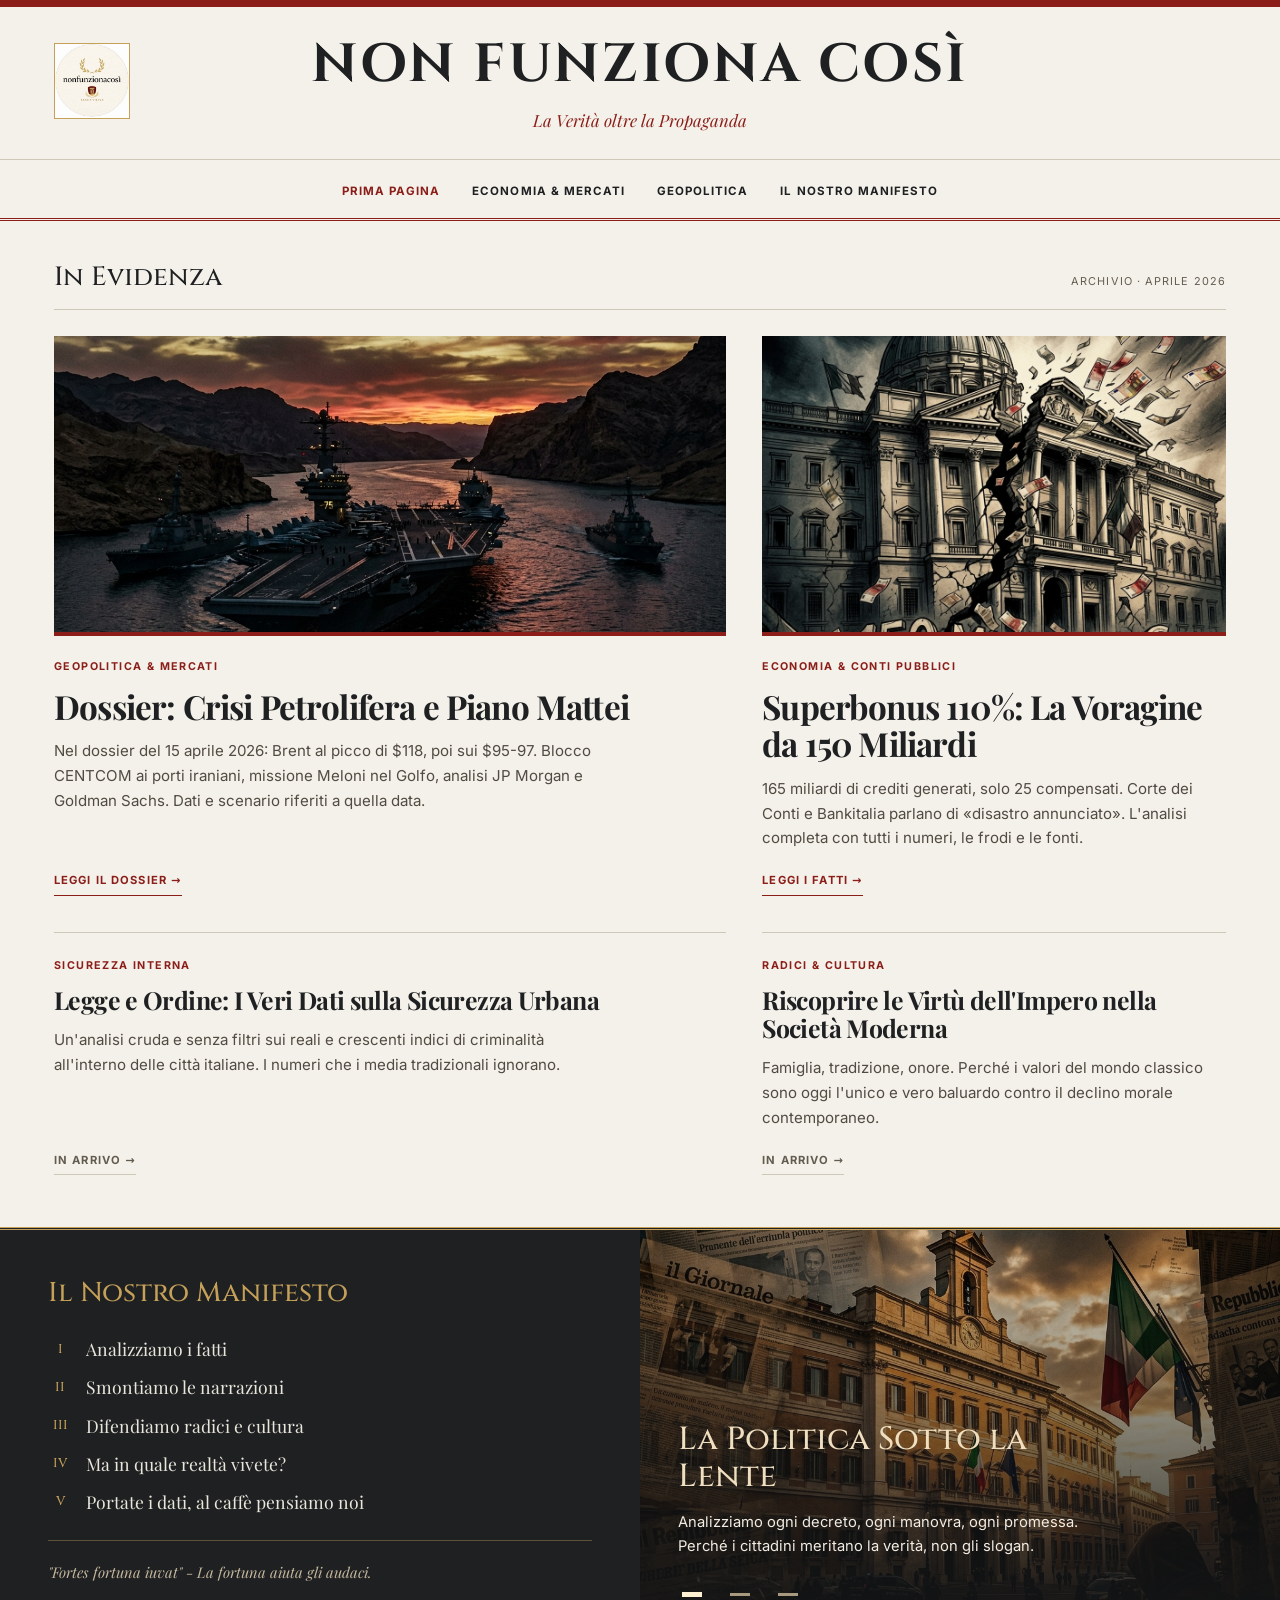
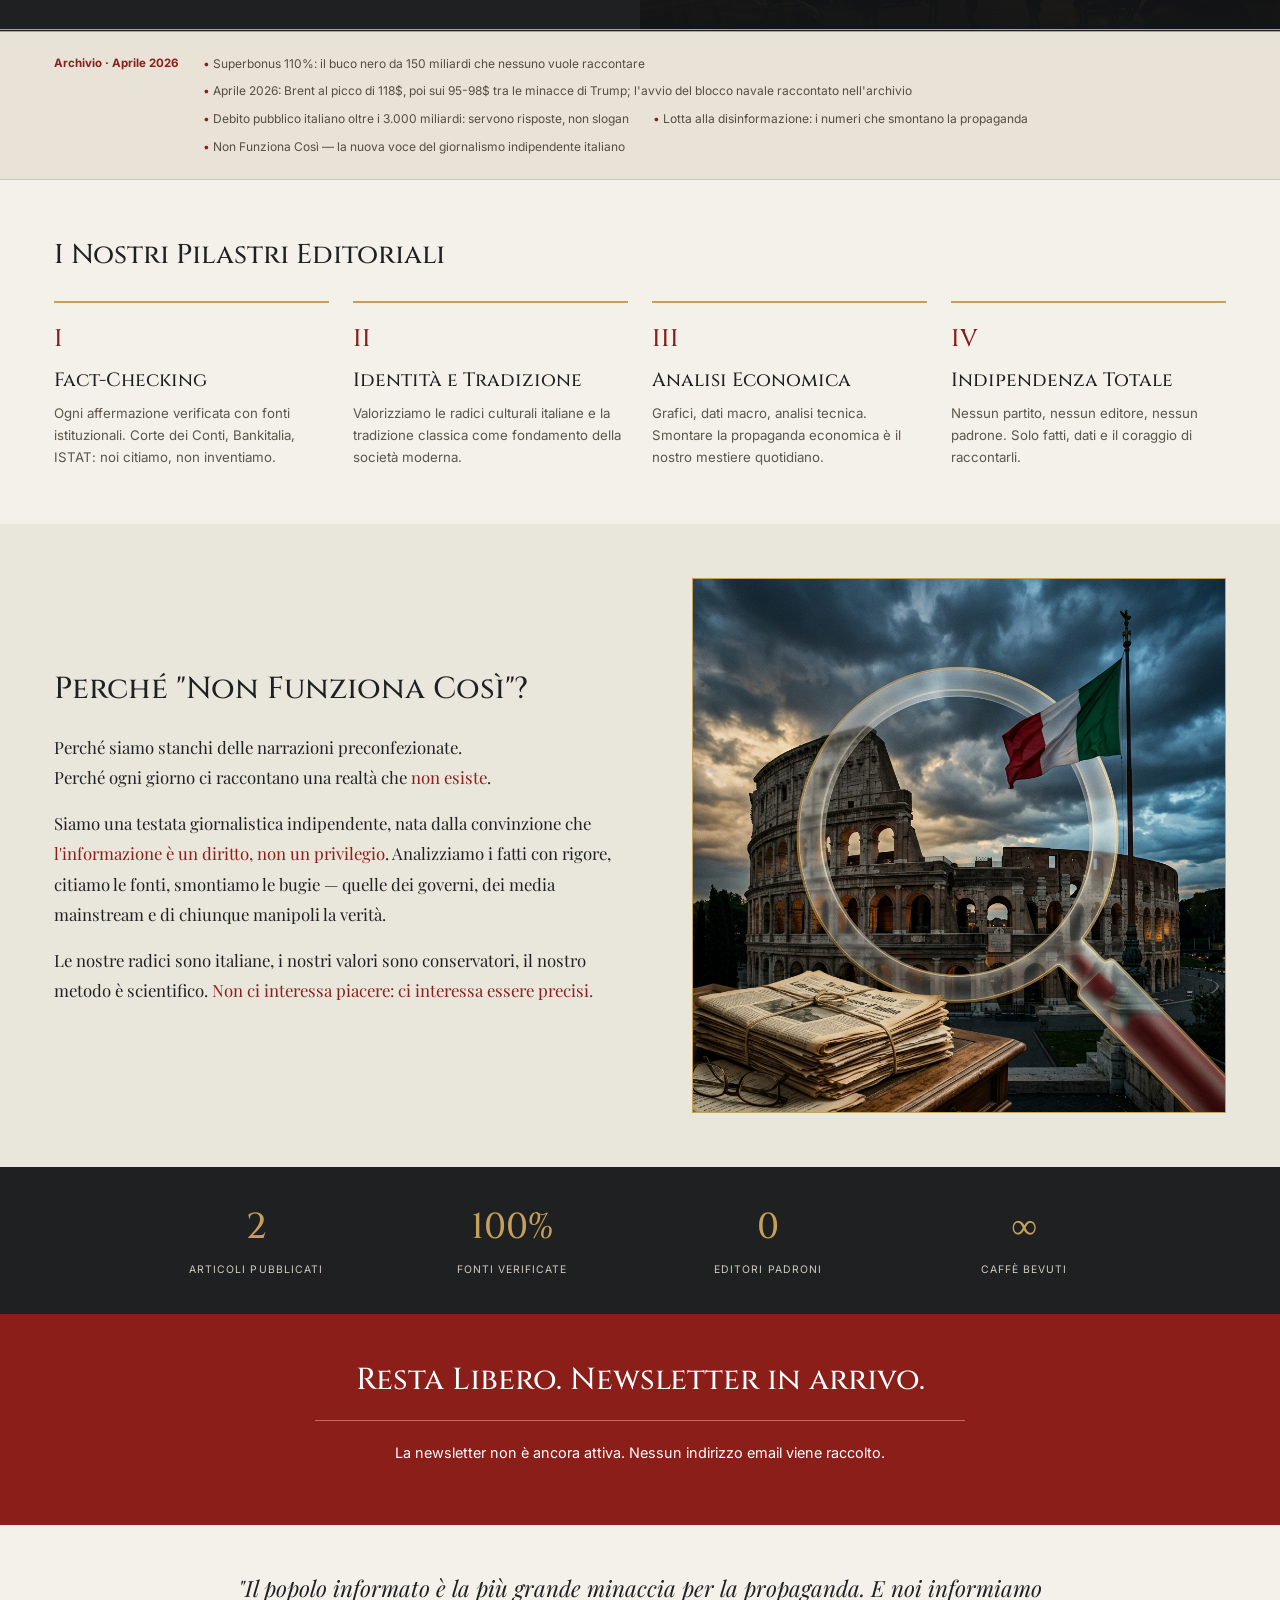
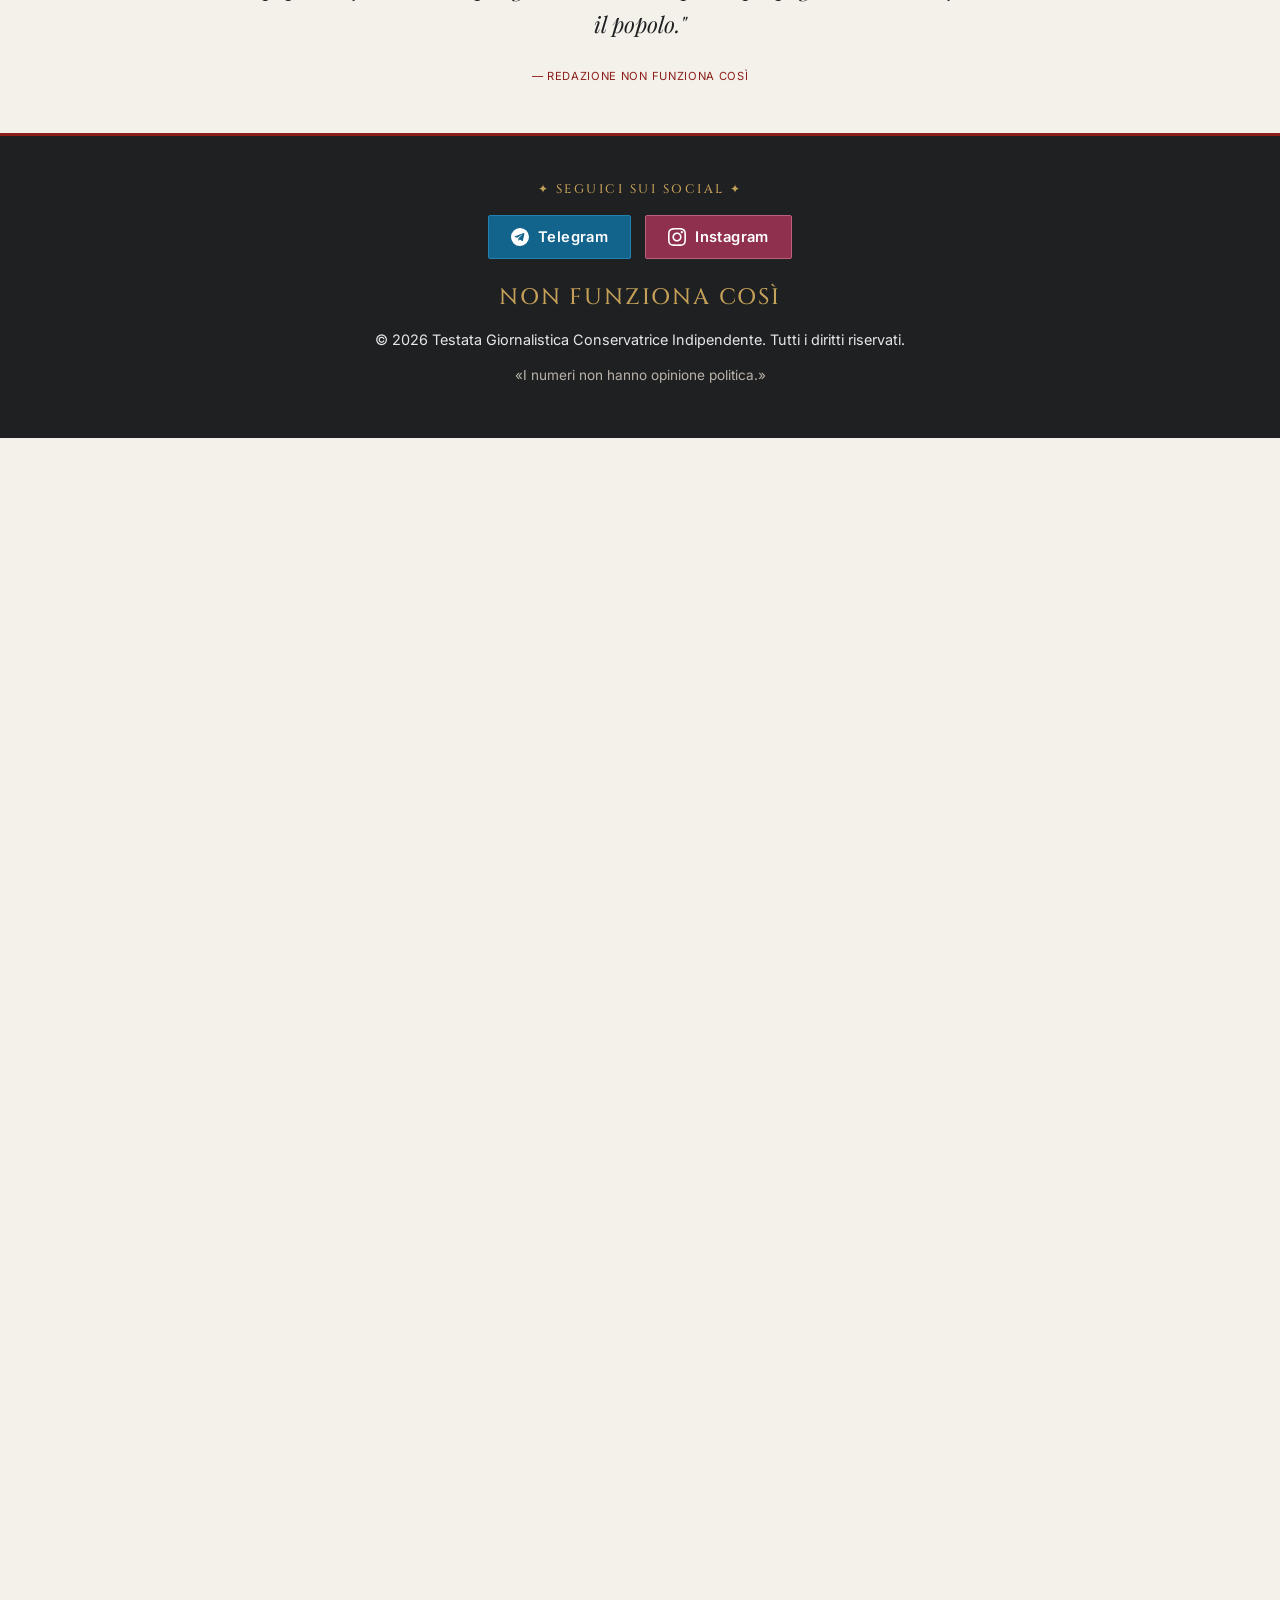
<file: index.html>
<!DOCTYPE html>
<html lang="it">
<head>
    <meta charset="UTF-8">
    <meta http-equiv="Content-Security-Policy" content="default-src 'none'; script-src 'self'; script-src-attr 'none'; style-src 'self'; style-src-attr 'none'; img-src 'self'; font-src 'self'; connect-src 'none'; object-src 'none'; base-uri 'none'; form-action 'none'; frame-src 'none'; worker-src 'none'; manifest-src 'none'">
    <meta name="referrer" content="strict-origin-when-cross-origin">
    <meta name="viewport" content="width=device-width, initial-scale=1.0">
    <meta name="google-site-verification" content="7B0S-crT_o89vOQX1IAslLJeo9CvdrEvWF2U3o9XGZM" />
    <meta name="description" content="Non Funziona Così — Quotidiano Indipendente Conservatore. Analizziamo i fatti, smontiamo le narrazioni, difendiamo radici e cultura. Portate i dati, al caffè pensiamo noi.">
    <title>Non Funziona Così | Quotidiano Indipendente</title>
    <link rel="canonical" href="https://enniolizza.github.io/nonfunzionacosi/">
    <!-- Reindirizzamento automatico alla vera home page -->
    <meta http-equiv="refresh" content="0; url=pagine/home.html">
    <link rel="stylesheet" href="assets/css/shared.css">
    <link rel="stylesheet" href="assets/css/redirect.css">
</head>
<body class="page-redirect">
    <p>Reindirizzamento in corso... <a href="pagine/home.html">Vai alla prima pagina</a></p>
</body>
</html>
</file>
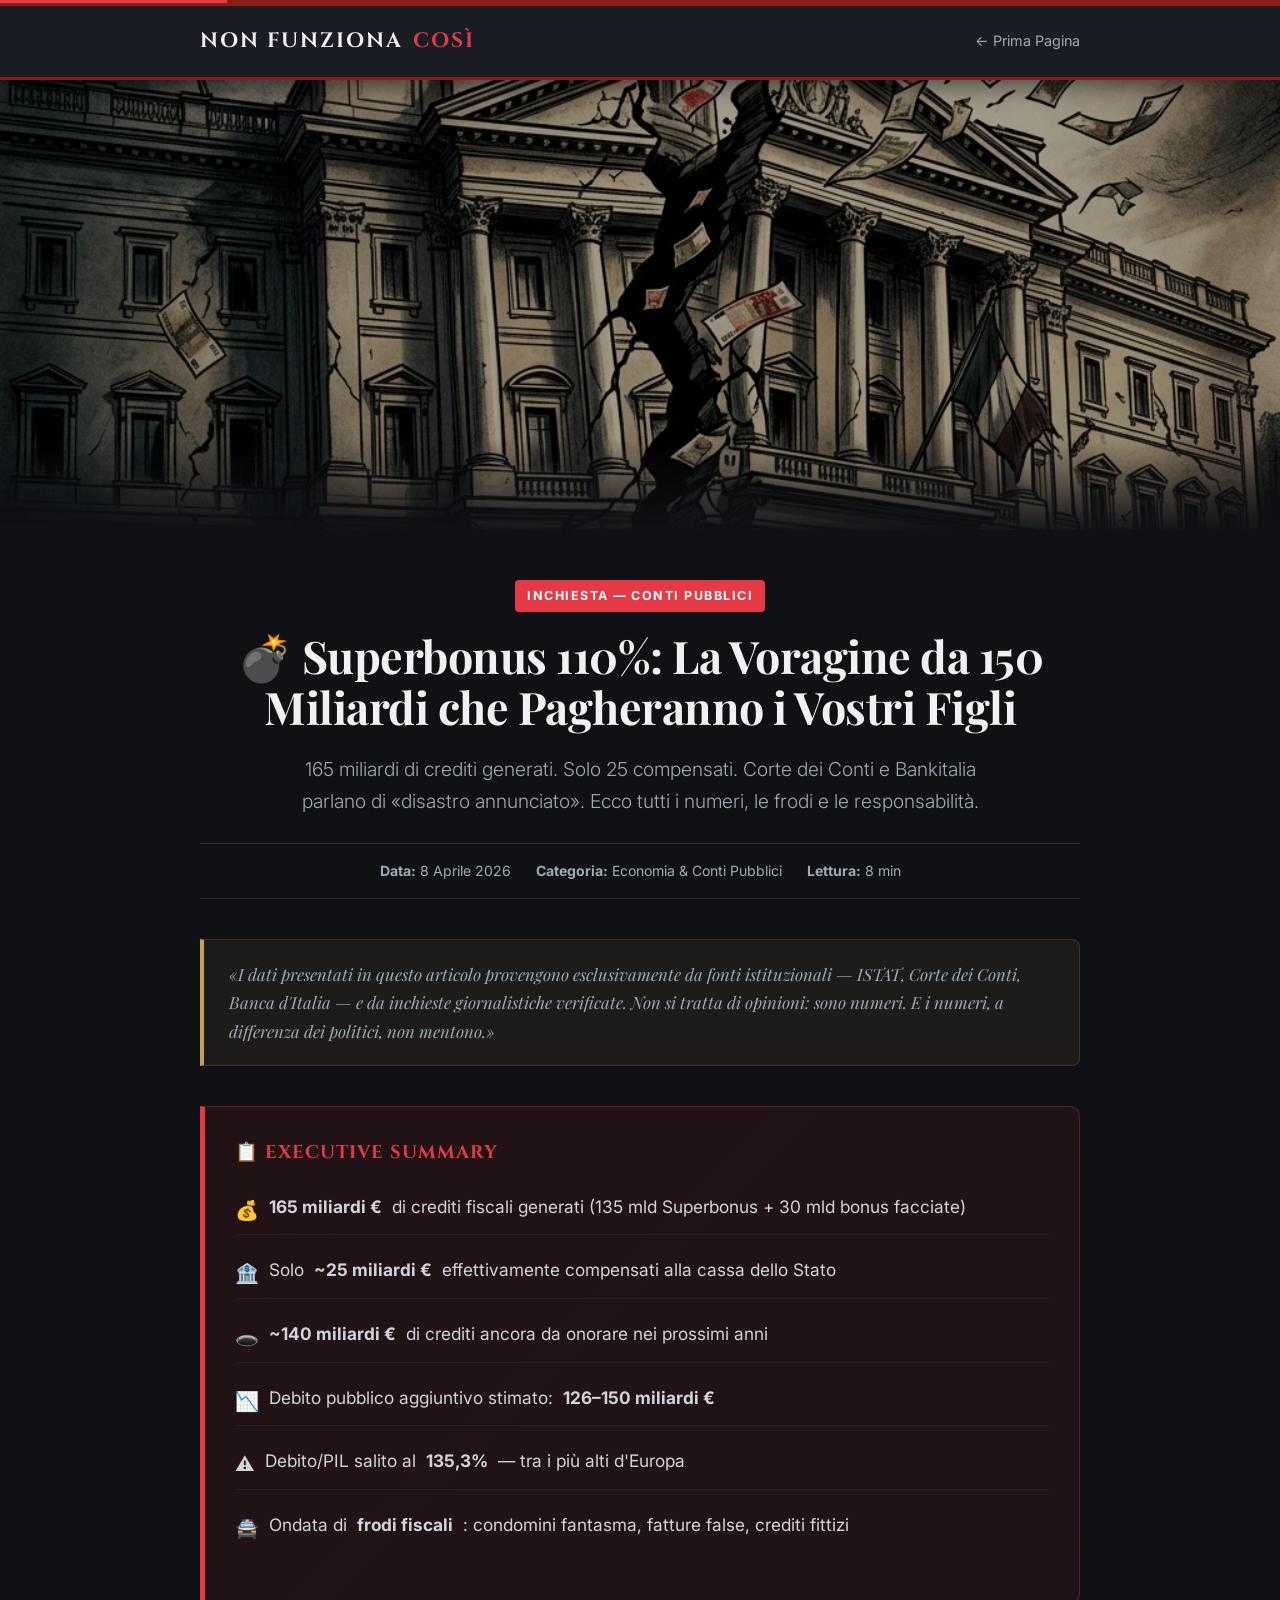
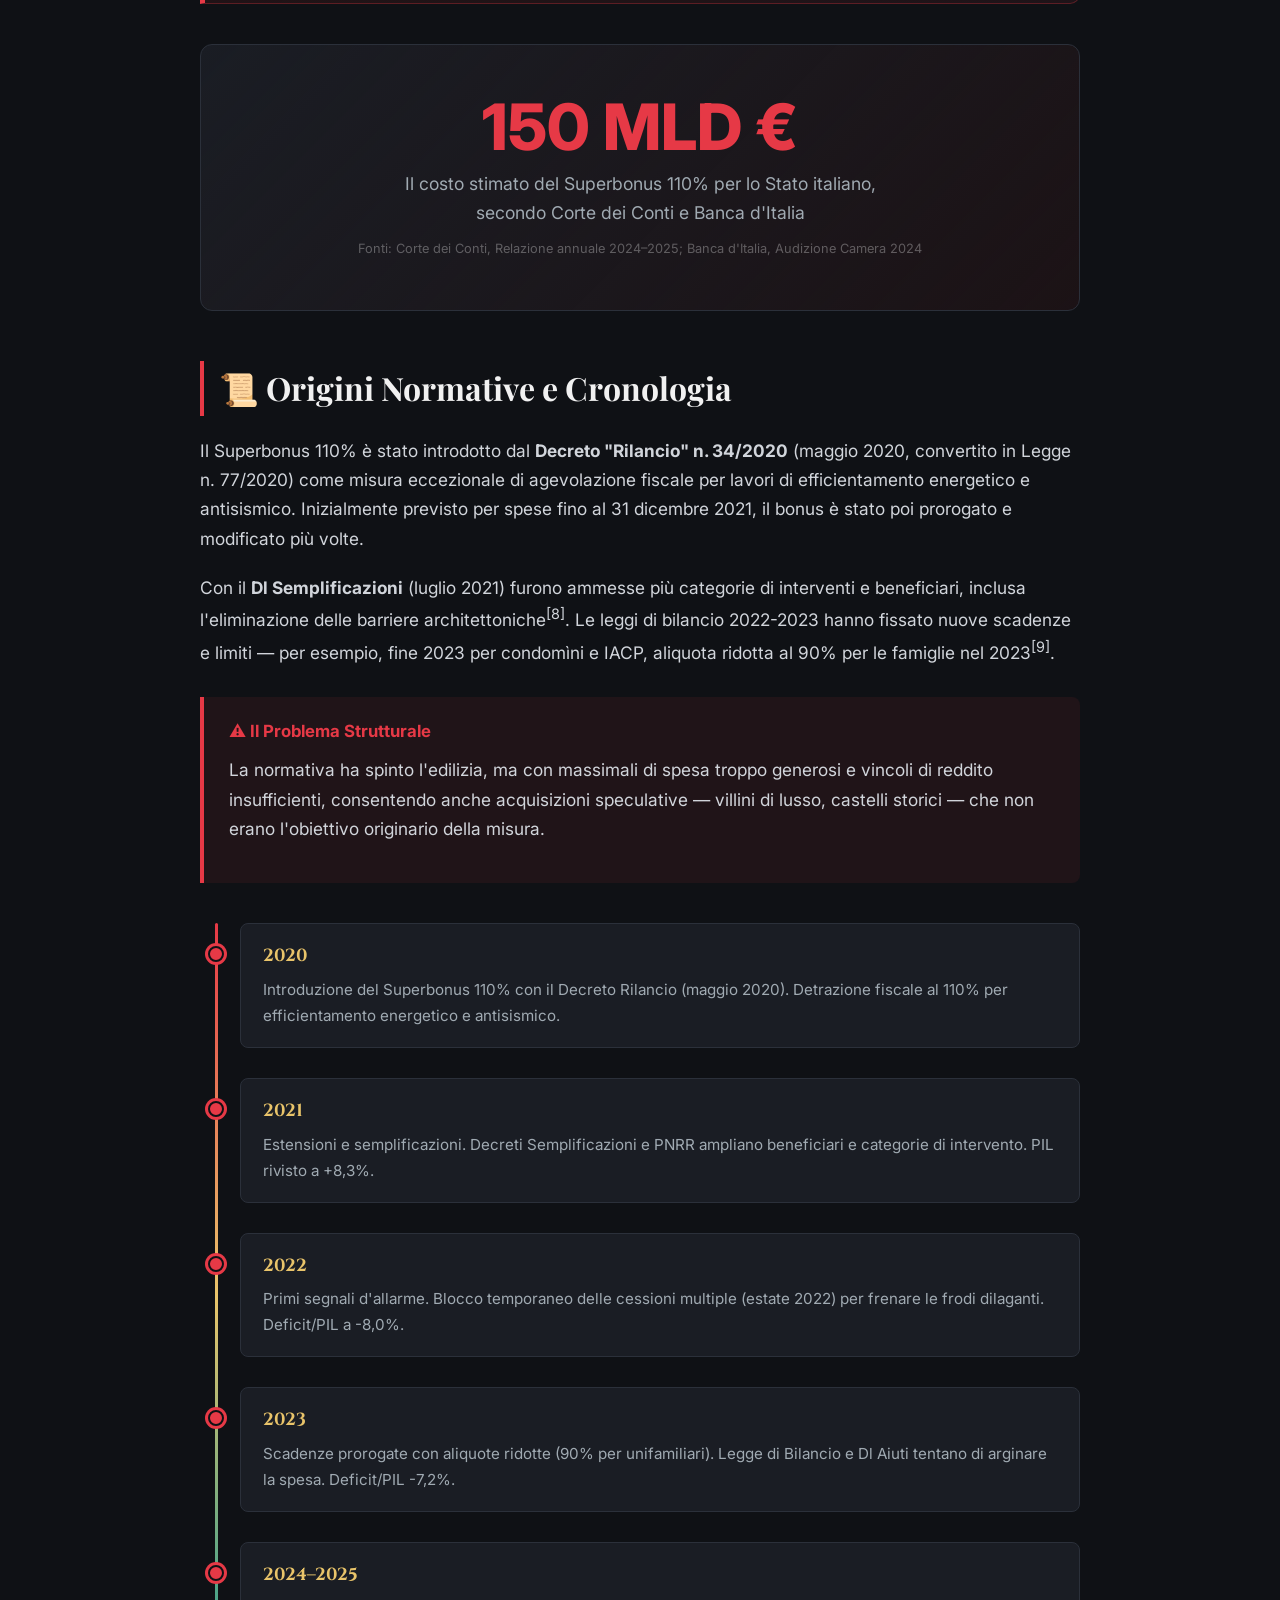
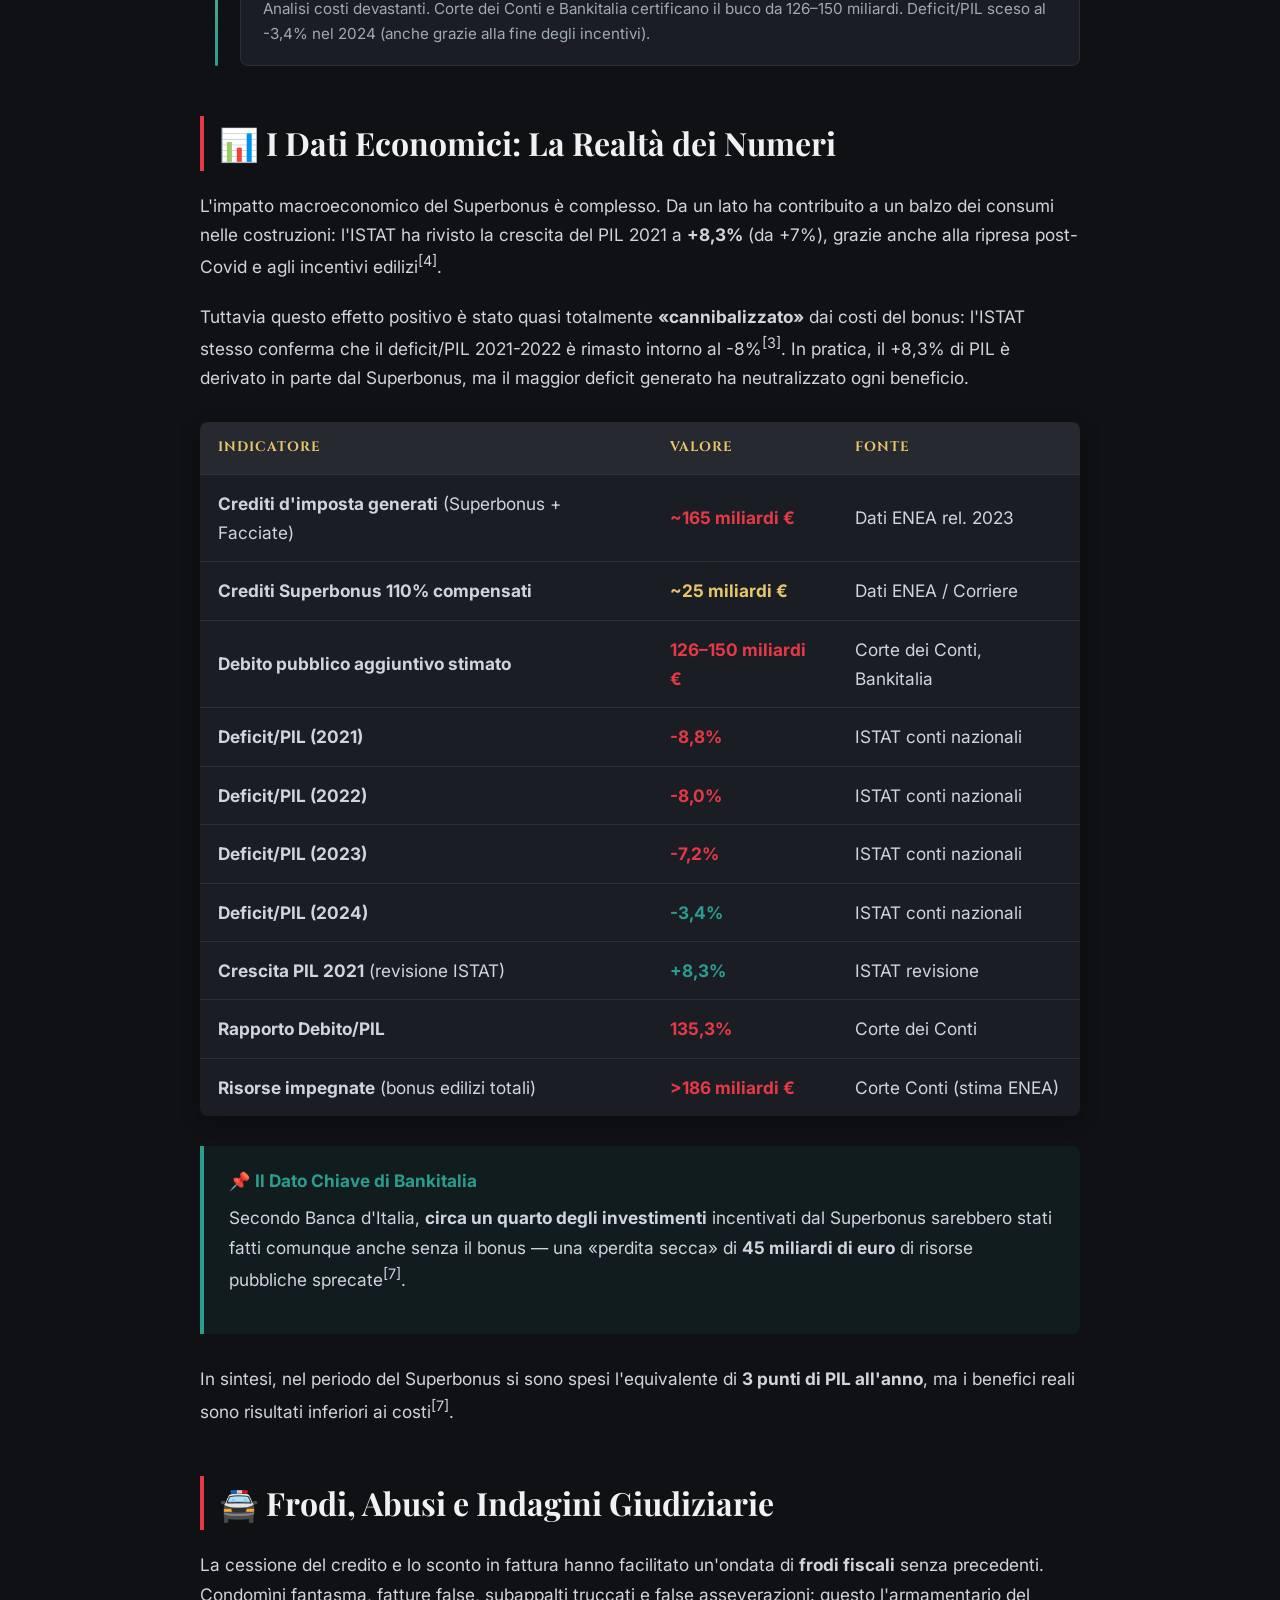
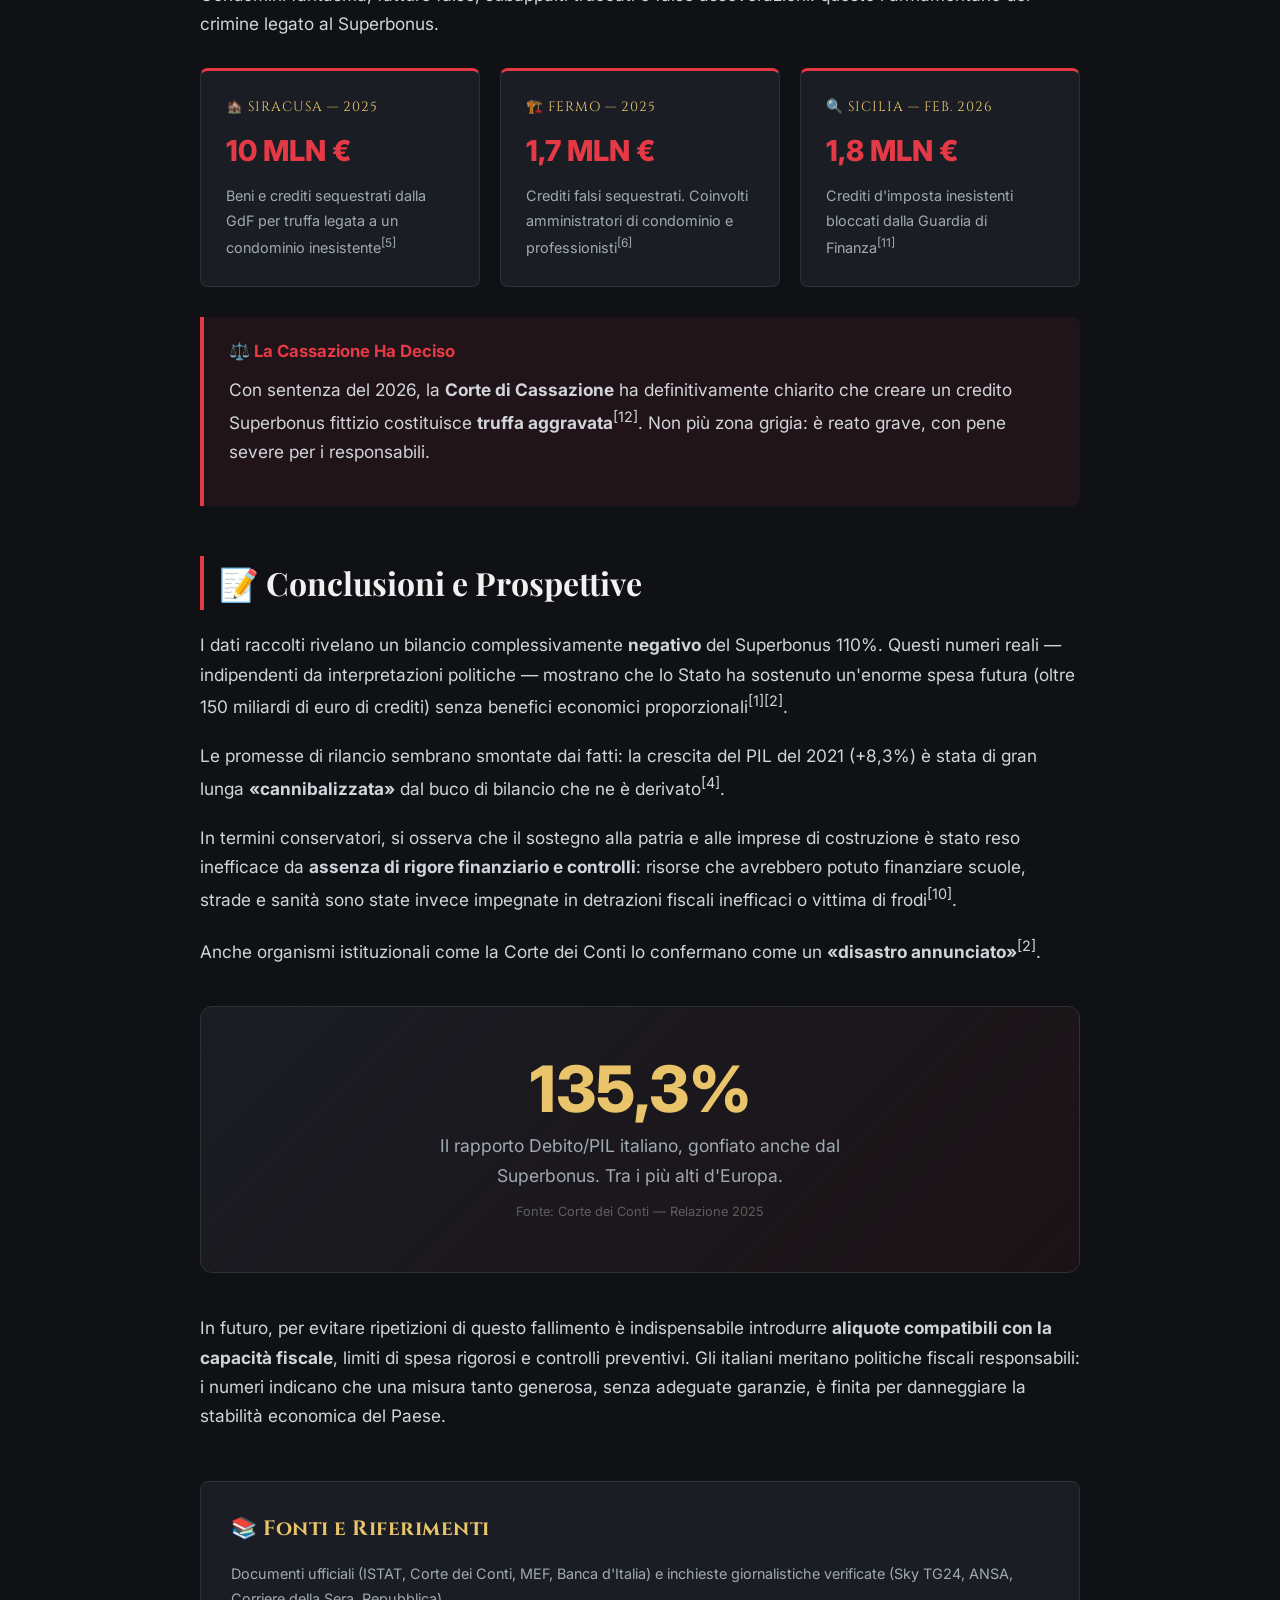
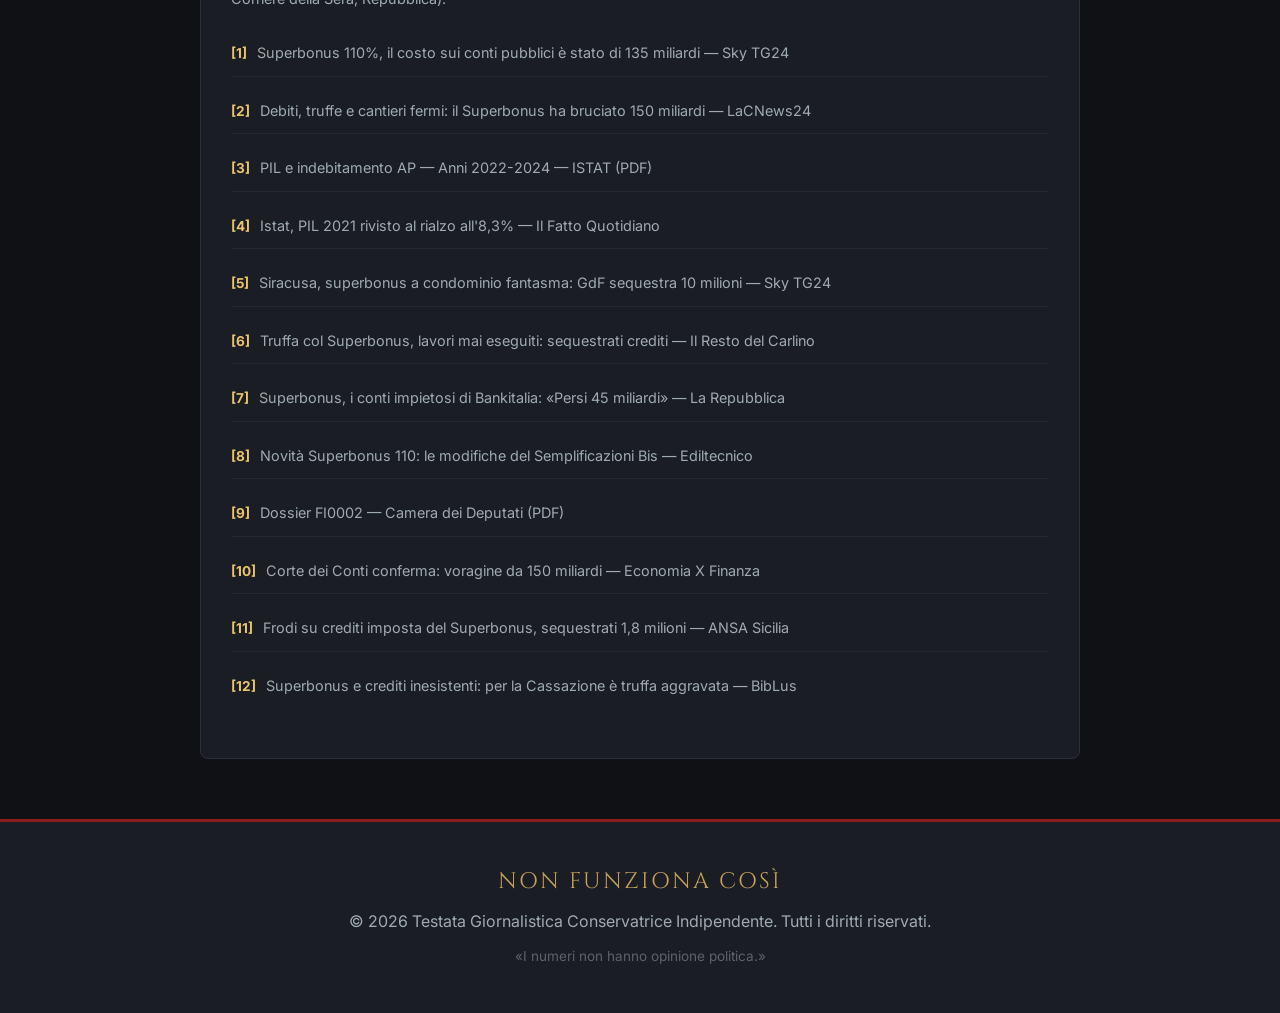
<file: articoli/superbonus_110/index.html>
<!DOCTYPE html>
<html lang="it">
<head>
    <meta charset="UTF-8">
    <meta name="viewport" content="width=device-width, initial-scale=1.0">
    <title>💣 Superbonus 110%: La Voragine da 150 Miliardi | Non Funziona Così</title>
    <meta name="description" content="Analisi completa del Superbonus 110%: 165 miliardi di crediti fiscali, solo 25 compensati. Corte dei Conti e Bankitalia confermano il disastro. Tutti i numeri, le frodi e le fonti ufficiali.">

    <!-- Google Fonts -->
    <link rel="preconnect" href="https://fonts.googleapis.com">
    <link rel="preconnect" href="https://fonts.gstatic.com" crossorigin>
    <link href="https://fonts.googleapis.com/css2?family=Cinzel:wght@500;700&family=Inter:wght@300;400;600;800&family=Playfair+Display:ital,wght@0,400;0,700;1,400&display=swap" rel="stylesheet">

    <style>
        :root {
            --bg-color: #0f1115;
            --surface-color: #1a1d24;
            --roman-red: #8B1E19;
            --primary-color: #e63946;
            --imperial-gold: #C5A059;
            --text-main: #f1f1f1;
            --text-muted: #a0aab2;
            --accent-green: #2a9d8f;
            --accent-gold: #e9c46a;
            --border-color: #2b303a;
            --marble-white: #e9e6dc;
            --parchment: #f4f1ea;
            --dark-slate: #1F2022;
        }

        * {
            margin: 0;
            padding: 0;
            box-sizing: border-box;
        }

        body {
            font-family: 'Inter', sans-serif;
            background-color: var(--bg-color);
            color: var(--text-main);
            line-height: 1.7;
            -webkit-font-smoothing: antialiased;
        }

        /* Skip Link */
        .skip-link {
            position: absolute;
            top: -40px;
            left: 0;
            background: var(--primary-color);
            color: white;
            padding: 8px;
            z-index: 200;
            transition: top 0.2s;
        }
        .skip-link:focus { top: 0; }

        /* Header */
        header {
            background-color: var(--surface-color);
            padding: 18px 0;
            border-bottom: 3px solid var(--roman-red);
            border-top: 6px solid var(--roman-red);
            position: sticky;
            top: 0;
            z-index: 100;
            box-shadow: 0 4px 25px rgba(0,0,0,0.6);
        }

        .container {
            max-width: 920px;
            margin: 0 auto;
            padding: 0 20px;
        }

        .header-inner {
            display: flex;
            align-items: center;
            justify-content: space-between;
        }

        .logo {
            font-family: 'Cinzel', serif;
            font-weight: 700;
            font-size: 1.3rem;
            color: var(--text-main);
            text-decoration: none;
            text-transform: uppercase;
            letter-spacing: 2px;
            display: flex;
            align-items: center;
            gap: 10px;
            transition: color 0.3s;
        }
        .logo:hover { color: var(--imperial-gold); }
        .logo span { color: var(--primary-color); }

        .back-link {
            color: var(--text-muted);
            text-decoration: none;
            font-size: 0.9rem;
            transition: color 0.3s;
            font-family: 'Inter', sans-serif;
        }
        .back-link:hover { color: var(--imperial-gold); }

        /* Hero Image */
        .hero-image {
            width: 100%;
            max-height: 450px;
            overflow: hidden;
            position: relative;
        }
        .hero-image img {
            width: 100%;
            height: 450px;
            object-fit: cover;
            display: block;
            filter: brightness(0.65);
        }
        .hero-overlay {
            position: absolute;
            bottom: 0;
            left: 0;
            right: 0;
            background: linear-gradient(transparent, rgba(15,17,21,0.95));
            padding: 60px 20px 30px;
            text-align: center;
        }

        /* Article Header */
        .article-header {
            margin: 50px 0 30px;
            text-align: center;
        }

        .badge {
            background-color: var(--primary-color);
            color: white;
            padding: 5px 12px;
            border-radius: 4px;
            font-size: 0.78rem;
            font-weight: 700;
            text-transform: uppercase;
            letter-spacing: 1.5px;
            display: inline-block;
            margin-bottom: 18px;
            animation: pulse-badge 2s ease-in-out infinite;
        }

        @keyframes pulse-badge {
            0%, 100% { box-shadow: 0 0 0 0 rgba(230, 57, 70, 0.4); }
            50% { box-shadow: 0 0 0 8px rgba(230, 57, 70, 0); }
        }

        h1 {
            font-family: 'Playfair Display', serif;
            font-size: 2.8rem;
            line-height: 1.15;
            margin-bottom: 20px;
            letter-spacing: -0.5px;
        }

        .subtitle {
            font-size: 1.2rem;
            color: var(--text-muted);
            font-weight: 300;
            max-width: 700px;
            margin: 0 auto;
        }

        .meta {
            display: flex;
            justify-content: center;
            gap: 25px;
            margin-top: 25px;
            font-size: 0.88rem;
            color: var(--text-muted);
            border-top: 1px solid var(--border-color);
            border-bottom: 1px solid var(--border-color);
            padding: 15px 0;
        }

        /* Content */
        .content {
            font-size: 1.08rem;
            color: #d1d5db;
        }

        h2 {
            font-family: 'Playfair Display', serif;
            font-size: 2rem;
            color: var(--text-main);
            margin: 50px 0 20px;
            border-left: 4px solid var(--primary-color);
            padding-left: 15px;
        }

        h3 {
            font-size: 1.3rem;
            margin: 30px 0 15px;
            color: var(--accent-gold);
            font-family: 'Cinzel', serif;
            letter-spacing: 0.5px;
        }

        p { margin-bottom: 20px; }

        ul, ol {
            margin-bottom: 20px;
            padding-left: 25px;
        }
        li { margin-bottom: 12px; }

        a { color: var(--accent-gold); }
        a:hover { color: var(--imperial-gold); }

        /* Executive Box */
        .executive-box {
            background: linear-gradient(135deg, rgba(139,30,25,0.15) 0%, rgba(230,57,70,0.08) 100%);
            border: 1px solid rgba(230,57,70,0.3);
            border-left: 5px solid var(--primary-color);
            padding: 30px;
            border-radius: 0 10px 10px 0;
            margin: 35px 0;
        }
        .executive-box h4 {
            color: var(--primary-color);
            font-family: 'Cinzel', serif;
            font-size: 1.15rem;
            margin-bottom: 15px;
            text-transform: uppercase;
            letter-spacing: 1px;
        }
        .executive-box ul {
            list-style: none;
            padding: 0;
        }
        .executive-box li {
            padding: 8px 0;
            border-bottom: 1px solid rgba(255,255,255,0.05);
            display: flex;
            align-items: flex-start;
            gap: 10px;
        }
        .executive-box li:last-child { border-bottom: none; }
        .exec-icon {
            font-size: 1.2rem;
            flex-shrink: 0;
            margin-top: 2px;
        }

        /* Alert Box */
        .alert-box {
            background-color: rgba(230, 57, 70, 0.08);
            border-left: 4px solid var(--primary-color);
            padding: 20px 25px;
            border-radius: 0 8px 8px 0;
            margin: 30px 0;
        }
        .alert-box h4 {
            color: var(--primary-color);
            margin-bottom: 10px;
            font-size: 1.05rem;
        }

        /* Info Box (green/gold) */
        .info-box {
            background-color: rgba(42, 157, 143, 0.08);
            border-left: 4px solid var(--accent-green);
            padding: 20px 25px;
            border-radius: 0 8px 8px 0;
            margin: 30px 0;
        }
        .info-box h4 {
            color: var(--accent-green);
            margin-bottom: 8px;
        }

        /* Data Table */
        .table-responsive {
            width: 100%;
            overflow-x: auto;
            margin: 30px 0;
            border-radius: 8px;
            box-shadow: 0 4px 20px rgba(0,0,0,0.3);
            -webkit-overflow-scrolling: touch;
        }
        .data-table {
            width: 100%;
            border-collapse: collapse;
            background: var(--surface-color);
            min-width: 600px;
        }
        .data-table th, .data-table td {
            padding: 14px 18px;
            text-align: left;
            border-bottom: 1px solid var(--border-color);
        }
        .data-table th {
            background: rgba(255,255,255,0.05);
            font-weight: 700;
            color: var(--accent-gold);
            font-family: 'Cinzel', serif;
            font-size: 0.85rem;
            text-transform: uppercase;
            letter-spacing: 1px;
        }
        .data-table tr:last-child td { border-bottom: none; }
        .data-table tr:hover td {
            background: rgba(255,255,255,0.02);
        }
        .val-negative { color: var(--primary-color); font-weight: 700; }
        .val-positive { color: var(--accent-green); font-weight: 700; }
        .val-gold { color: var(--accent-gold); font-weight: 700; }

        /* Timeline */
        .timeline {
            position: relative;
            margin: 40px 0;
            padding-left: 40px;
        }
        .timeline::before {
            content: '';
            position: absolute;
            left: 15px;
            top: 0;
            bottom: 0;
            width: 3px;
            background: linear-gradient(to bottom, var(--primary-color), var(--accent-gold), var(--accent-green));
            border-radius: 3px;
        }
        .timeline-item {
            position: relative;
            margin-bottom: 30px;
            padding: 18px 22px;
            background: var(--surface-color);
            border: 1px solid var(--border-color);
            border-radius: 8px;
            transition: transform 0.3s, box-shadow 0.3s;
        }
        .timeline-item:hover {
            transform: translateX(5px);
            box-shadow: 0 4px 15px rgba(0,0,0,0.3);
        }
        .timeline-item::before {
            content: '';
            position: absolute;
            left: -33px;
            top: 22px;
            width: 12px;
            height: 12px;
            border-radius: 50%;
            background: var(--primary-color);
            border: 2px solid var(--bg-color);
            box-shadow: 0 0 0 3px var(--primary-color);
        }
        .timeline-year {
            font-family: 'Cinzel', serif;
            font-size: 1.1rem;
            color: var(--accent-gold);
            font-weight: 700;
            margin-bottom: 5px;
        }
        .timeline-text {
            color: var(--text-muted);
            font-size: 0.95rem;
        }

        /* Fraud Cards */
        .fraud-grid {
            display: grid;
            grid-template-columns: repeat(auto-fit, minmax(260px, 1fr));
            gap: 20px;
            margin: 30px 0;
        }
        .fraud-card {
            background: var(--surface-color);
            border: 1px solid var(--border-color);
            border-radius: 8px;
            padding: 25px;
            transition: transform 0.3s, box-shadow 0.3s;
            border-top: 3px solid var(--primary-color);
        }
        .fraud-card:hover {
            transform: translateY(-4px);
            box-shadow: 0 8px 25px rgba(0,0,0,0.4);
        }
        .fraud-location {
            font-family: 'Cinzel', serif;
            color: var(--accent-gold);
            font-size: 0.85rem;
            text-transform: uppercase;
            letter-spacing: 1px;
            margin-bottom: 8px;
        }
        .fraud-amount {
            font-size: 1.8rem;
            font-weight: 800;
            color: var(--primary-color);
            margin-bottom: 8px;
        }
        .fraud-desc {
            font-size: 0.9rem;
            color: var(--text-muted);
        }

        /* Big Number */
        .big-number-section {
            text-align: center;
            padding: 50px 20px;
            margin: 40px 0;
            background: linear-gradient(135deg, var(--surface-color) 0%, rgba(139,30,25,0.1) 100%);
            border-radius: 12px;
            border: 1px solid var(--border-color);
        }
        .big-number {
            font-size: 4rem;
            font-weight: 800;
            color: var(--primary-color);
            line-height: 1;
            margin-bottom: 10px;
            font-family: 'Inter', sans-serif;
        }
        .big-number-label {
            font-size: 1.1rem;
            color: var(--text-muted);
            max-width: 500px;
            margin: 0 auto;
        }
        .big-number-source {
            font-size: 0.8rem;
            color: rgba(255,255,255,0.3);
            margin-top: 10px;
        }

        /* Sources Section */
        .sources {
            margin-top: 50px;
            padding: 30px;
            background: var(--surface-color);
            border-radius: 8px;
            border: 1px solid var(--border-color);
        }
        .sources h3 {
            margin-top: 0;
        }
        .source-list {
            list-style: none;
            padding: 0;
            counter-reset: source-counter;
        }
        .source-list li {
            counter-increment: source-counter;
            padding: 10px 0;
            border-bottom: 1px solid rgba(255,255,255,0.05);
            font-size: 0.9rem;
        }
        .source-list li:last-child { border-bottom: none; }
        .source-list li::before {
            content: "[" counter(source-counter) "]";
            color: var(--accent-gold);
            font-weight: 700;
            margin-right: 10px;
            font-size: 0.85rem;
        }
        .source-list a {
            color: var(--text-muted);
            text-decoration: none;
            transition: color 0.3s;
            word-break: break-all;
        }
        .source-list a:hover { color: var(--accent-gold); }

        /* Editor Note */
        .editor-note {
            background: rgba(197, 160, 89, 0.08);
            border: 1px solid rgba(197, 160, 89, 0.2);
            border-left: 4px solid var(--imperial-gold);
            padding: 20px 25px;
            border-radius: 0 8px 8px 0;
            margin: 40px 0;
            font-style: italic;
            color: var(--text-muted);
            font-family: 'Playfair Display', serif;
            font-size: 1.05rem;
        }

        /* Footer */
        footer {
            background-color: var(--surface-color);
            text-align: center;
            padding: 40px 20px;
            margin-top: 60px;
            color: var(--text-muted);
            border-top: 3px solid var(--roman-red);
        }
        .footer-logo {
            font-family: 'Cinzel', serif;
            font-size: 1.4rem;
            color: var(--imperial-gold);
            margin-bottom: 8px;
            text-transform: uppercase;
            letter-spacing: 2px;
        }
        footer p {
            margin-bottom: 5px;
        }

        /* Animations */
        @keyframes fadeInUp {
            from { opacity: 0; transform: translateY(30px); }
            to { opacity: 1; transform: translateY(0); }
        }
        .animate-in {
            animation: fadeInUp 0.6s ease forwards;
        }

        /* Responsive */
        @media (max-width: 768px) {
            h1 { font-size: 1.9rem; }
            h2 { font-size: 1.5rem; }
            .meta { flex-direction: column; align-items: center; gap: 8px; }
            .big-number { font-size: 2.8rem; }
            .hero-image img { height: 280px; }
            .fraud-grid { grid-template-columns: 1fr; }
            .timeline { padding-left: 30px; }
            .data-table { font-size: 0.85rem; }
            .data-table th, .data-table td { padding: 10px 12px; }
            .executive-box { padding: 20px 15px; margin: 25px 0; }
            .executive-box li { font-size: 0.95rem; line-height: 1.5; }
        }
    </style>
</head>
<body>

    <a href="#main-content" class="skip-link">Salta al contenuto principale</a>

    <header>
        <div class="container">
            <div class="header-inner">
                <a href="../../pagine/home.html" class="logo">
                    Non Funziona <span>Così</span>
                </a>
                <a href="../../pagine/home.html" class="back-link">← Prima Pagina</a>
            </div>
        </div>
    </header>

    <div class="hero-image">
        <img src="images/hero_superbonus.png" alt="Illustrazione del disastro finanziario del Superbonus 110%">
        <div class="hero-overlay"></div>
    </div>

    <main id="main-content" class="container">
        <article>
            <div class="article-header animate-in">
                <span class="badge">Inchiesta — Conti Pubblici</span>
                <h1>💣 Superbonus 110%: La Voragine da 150 Miliardi che Pagheranno i Vostri Figli</h1>
                <p class="subtitle">165 miliardi di crediti generati. Solo 25 compensati. Corte dei Conti e Bankitalia parlano di «disastro annunciato». Ecco tutti i numeri, le frodi e le responsabilità.</p>

                <div class="meta">
                    <span><strong>Data:</strong> 8 Aprile 2026</span>
                    <span><strong>Categoria:</strong> Economia & Conti Pubblici</span>
                    <span><strong>Lettura:</strong> 8 min</span>
                </div>
            </div>

            <div class="content">

                <!-- NOTA EDITORIALE -->
                <div class="editor-note">
                    «I dati presentati in questo articolo provengono esclusivamente da fonti istituzionali — ISTAT, Corte dei Conti, Banca d'Italia — e da inchieste giornalistiche verificate. Non si tratta di opinioni: sono numeri. E i numeri, a differenza dei politici, non mentono.»
                </div>

                <!-- EXECUTIVE SUMMARY -->
                <div class="executive-box">
                    <h4>📋 Executive Summary</h4>
                    <ul>
                        <li><span class="exec-icon">💰</span> <strong>165 miliardi €</strong> di crediti fiscali generati (135 mld Superbonus + 30 mld bonus facciate)</li>
                        <li><span class="exec-icon">🏦</span> Solo <strong>~25 miliardi €</strong> effettivamente compensati alla cassa dello Stato</li>
                        <li><span class="exec-icon">🕳️</span> <strong>~140 miliardi €</strong> di crediti ancora da onorare nei prossimi anni</li>
                        <li><span class="exec-icon">📉</span> Debito pubblico aggiuntivo stimato: <strong>126–150 miliardi €</strong></li>
                        <li><span class="exec-icon">⚠️</span> Debito/PIL salito al <strong>135,3%</strong> — tra i più alti d'Europa</li>
                        <li><span class="exec-icon">🚔</span> Ondata di <strong>frodi fiscali</strong>: condomini fantasma, fatture false, crediti fittizi</li>
                    </ul>
                </div>

                <!-- BIG NUMBER -->
                <div class="big-number-section">
                    <div class="big-number">150 MLD €</div>
                    <div class="big-number-label">Il costo stimato del Superbonus 110% per lo Stato italiano, secondo Corte dei Conti e Banca d'Italia</div>
                    <div class="big-number-source">Fonti: Corte dei Conti, Relazione annuale 2024–2025; Banca d'Italia, Audizione Camera 2024</div>
                </div>

                <!-- ORIGINI NORMATIVE -->
                <h2>📜 Origini Normative e Cronologia</h2>
                <p>Il Superbonus 110% è stato introdotto dal <strong>Decreto "Rilancio" n. 34/2020</strong> (maggio 2020, convertito in Legge n. 77/2020) come misura eccezionale di agevolazione fiscale per lavori di efficientamento energetico e antisismico. Inizialmente previsto per spese fino al 31 dicembre 2021, il bonus è stato poi prorogato e modificato più volte.</p>

                <p>Con il <strong>Dl Semplificazioni</strong> (luglio 2021) furono ammesse più categorie di interventi e beneficiari, inclusa l'eliminazione delle barriere architettoniche<sup>[8]</sup>. Le leggi di bilancio 2022-2023 hanno fissato nuove scadenze e limiti — per esempio, fine 2023 per condomìni e IACP, aliquota ridotta al 90% per le famiglie nel 2023<sup>[9]</sup>.</p>

                <div class="alert-box">
                    <h4>⚠️ Il Problema Strutturale</h4>
                    <p>La normativa ha spinto l'edilizia, ma con massimali di spesa troppo generosi e vincoli di reddito insufficienti, consentendo anche acquisizioni speculative — villini di lusso, castelli storici — che non erano l'obiettivo originario della misura.</p>
                </div>

                <!-- TIMELINE -->
                <div class="timeline">
                    <div class="timeline-item">
                        <div class="timeline-year">2020</div>
                        <div class="timeline-text">Introduzione del Superbonus 110% con il Decreto Rilancio (maggio 2020). Detrazione fiscale al 110% per efficientamento energetico e antisismico.</div>
                    </div>
                    <div class="timeline-item">
                        <div class="timeline-year">2021</div>
                        <div class="timeline-text">Estensioni e semplificazioni. Decreti Semplificazioni e PNRR ampliano beneficiari e categorie di intervento. PIL rivisto a +8,3%.</div>
                    </div>
                    <div class="timeline-item">
                        <div class="timeline-year">2022</div>
                        <div class="timeline-text">Primi segnali d'allarme. Blocco temporaneo delle cessioni multiple (estate 2022) per frenare le frodi dilaganti. Deficit/PIL a -8,0%.</div>
                    </div>
                    <div class="timeline-item">
                        <div class="timeline-year">2023</div>
                        <div class="timeline-text">Scadenze prorogate con aliquote ridotte (90% per unifamiliari). Legge di Bilancio e Dl Aiuti tentano di arginare la spesa. Deficit/PIL -7,2%.</div>
                    </div>
                    <div class="timeline-item">
                        <div class="timeline-year">2024–2025</div>
                        <div class="timeline-text">Analisi costi devastanti. Corte dei Conti e Bankitalia certificano il buco da 126–150 miliardi. Deficit/PIL sceso al -3,4% nel 2024 (anche grazie alla fine degli incentivi).</div>
                    </div>
                </div>

                <!-- DATI ECONOMICI -->
                <h2>📊 I Dati Economici: La Realtà dei Numeri</h2>
                <p>L'impatto macroeconomico del Superbonus è complesso. Da un lato ha contribuito a un balzo dei consumi nelle costruzioni: l'ISTAT ha rivisto la crescita del PIL 2021 a <strong>+8,3%</strong> (da +7%), grazie anche alla ripresa post-Covid e agli incentivi edilizi<sup>[4]</sup>.</p>

                <p>Tuttavia questo effetto positivo è stato quasi totalmente <strong>«cannibalizzato»</strong> dai costi del bonus: l'ISTAT stesso conferma che il deficit/PIL 2021-2022 è rimasto intorno al -8%<sup>[3]</sup>. In pratica, il +8,3% di PIL è derivato in parte dal Superbonus, ma il maggior deficit generato ha neutralizzato ogni beneficio.</p>

                <!-- TABELLA DATI -->
                <div class="table-responsive">
                <table class="data-table">
                    <thead>
                        <tr>
                            <th>Indicatore</th>
                            <th>Valore</th>
                            <th>Fonte</th>
                        </tr>
                    </thead>
                    <tbody>
                        <tr>
                            <td><strong>Crediti d'imposta generati</strong> (Superbonus + Facciate)</td>
                            <td class="val-negative">~165 miliardi €</td>
                            <td>Dati ENEA rel. 2023</td>
                        </tr>
                        <tr>
                            <td><strong>Crediti Superbonus 110% compensati</strong></td>
                            <td class="val-gold">~25 miliardi €</td>
                            <td>Dati ENEA / Corriere</td>
                        </tr>
                        <tr>
                            <td><strong>Debito pubblico aggiuntivo stimato</strong></td>
                            <td class="val-negative">126–150 miliardi €</td>
                            <td>Corte dei Conti, Bankitalia</td>
                        </tr>
                        <tr>
                            <td><strong>Deficit/PIL (2021)</strong></td>
                            <td class="val-negative">-8,8%</td>
                            <td>ISTAT conti nazionali</td>
                        </tr>
                        <tr>
                            <td><strong>Deficit/PIL (2022)</strong></td>
                            <td class="val-negative">-8,0%</td>
                            <td>ISTAT conti nazionali</td>
                        </tr>
                        <tr>
                            <td><strong>Deficit/PIL (2023)</strong></td>
                            <td class="val-negative">-7,2%</td>
                            <td>ISTAT conti nazionali</td>
                        </tr>
                        <tr>
                            <td><strong>Deficit/PIL (2024)</strong></td>
                            <td class="val-positive">-3,4%</td>
                            <td>ISTAT conti nazionali</td>
                        </tr>
                        <tr>
                            <td><strong>Crescita PIL 2021</strong> (revisione ISTAT)</td>
                            <td class="val-positive">+8,3%</td>
                            <td>ISTAT revisione</td>
                        </tr>
                        <tr>
                            <td><strong>Rapporto Debito/PIL</strong></td>
                            <td class="val-negative">135,3%</td>
                            <td>Corte dei Conti</td>
                        </tr>
                        <tr>
                            <td><strong>Risorse impegnate</strong> (bonus edilizi totali)</td>
                            <td class="val-negative">>186 miliardi €</td>
                            <td>Corte Conti (stima ENEA)</td>
                        </tr>
                    </tbody>
                </table>
                </div>

                <div class="info-box">
                    <h4>📌 Il Dato Chiave di Bankitalia</h4>
                    <p>Secondo Banca d'Italia, <strong>circa un quarto degli investimenti</strong> incentivati dal Superbonus sarebbero stati fatti comunque anche senza il bonus — una «perdita secca» di <strong>45 miliardi di euro</strong> di risorse pubbliche sprecate<sup>[7]</sup>.</p>
                </div>

                <p>In sintesi, nel periodo del Superbonus si sono spesi l'equivalente di <strong>3 punti di PIL all'anno</strong>, ma i benefici reali sono risultati inferiori ai costi<sup>[7]</sup>.</p>

                <!-- FRODI -->
                <h2>🚔 Frodi, Abusi e Indagini Giudiziarie</h2>
                <p>La cessione del credito e lo sconto in fattura hanno facilitato un'ondata di <strong>frodi fiscali</strong> senza precedenti. Condomìni fantasma, fatture false, subappalti truccati e false asseverazioni: questo l'armamentario del crimine legato al Superbonus.</p>

                <div class="fraud-grid">
                    <div class="fraud-card">
                        <div class="fraud-location">🏚️ Siracusa — 2025</div>
                        <div class="fraud-amount">10 MLN €</div>
                        <div class="fraud-desc">Beni e crediti sequestrati dalla GdF per truffa legata a un condominio inesistente<sup>[5]</sup></div>
                    </div>
                    <div class="fraud-card">
                        <div class="fraud-location">🏗️ Fermo — 2025</div>
                        <div class="fraud-amount">1,7 MLN €</div>
                        <div class="fraud-desc">Crediti falsi sequestrati. Coinvolti amministratori di condominio e professionisti<sup>[6]</sup></div>
                    </div>
                    <div class="fraud-card">
                        <div class="fraud-location">🔍 Sicilia — Feb. 2026</div>
                        <div class="fraud-amount">1,8 MLN €</div>
                        <div class="fraud-desc">Crediti d'imposta inesistenti bloccati dalla Guardia di Finanza<sup>[11]</sup></div>
                    </div>
                </div>

                <div class="alert-box">
                    <h4>⚖️ La Cassazione Ha Deciso</h4>
                    <p>Con sentenza del 2026, la <strong>Corte di Cassazione</strong> ha definitivamente chiarito che creare un credito Superbonus fittizio costituisce <strong>truffa aggravata</strong><sup>[12]</sup>. Non più zona grigia: è reato grave, con pene severe per i responsabili.</p>
                </div>

                <!-- CONCLUSIONI -->
                <h2>📝 Conclusioni e Prospettive</h2>
                <p>I dati raccolti rivelano un bilancio complessivamente <strong>negativo</strong> del Superbonus 110%. Questi numeri reali — indipendenti da interpretazioni politiche — mostrano che lo Stato ha sostenuto un'enorme spesa futura (oltre 150 miliardi di euro di crediti) senza benefici economici proporzionali<sup>[1][2]</sup>.</p>

                <p>Le promesse di rilancio sembrano smontate dai fatti: la crescita del PIL del 2021 (+8,3%) è stata di gran lunga <strong>«cannibalizzata»</strong> dal buco di bilancio che ne è derivato<sup>[4]</sup>.</p>

                <p>In termini conservatori, si osserva che il sostegno alla patria e alle imprese di costruzione è stato reso inefficace da <strong>assenza di rigore finanziario e controlli</strong>: risorse che avrebbero potuto finanziare scuole, strade e sanità sono state invece impegnate in detrazioni fiscali inefficaci o vittima di frodi<sup>[10]</sup>.</p>

                <p>Anche organismi istituzionali come la Corte dei Conti lo confermano come un <strong>«disastro annunciato»</strong><sup>[2]</sup>.</p>

                <!-- BIG NUMBER 2 -->
                <div class="big-number-section">
                    <div class="big-number" style="color: var(--accent-gold);">135,3%</div>
                    <div class="big-number-label">Il rapporto Debito/PIL italiano, gonfiato anche dal Superbonus. Tra i più alti d'Europa.</div>
                    <div class="big-number-source">Fonte: Corte dei Conti — Relazione 2025</div>
                </div>

                <p>In futuro, per evitare ripetizioni di questo fallimento è indispensabile introdurre <strong>aliquote compatibili con la capacità fiscale</strong>, limiti di spesa rigorosi e controlli preventivi. Gli italiani meritano politiche fiscali responsabili: i numeri indicano che una misura tanto generosa, senza adeguate garanzie, è finita per danneggiare la stabilità economica del Paese.</p>

                <!-- FONTI -->
                <div class="sources">
                    <h3>📚 Fonti e Riferimenti</h3>
                    <p style="font-size: 0.9rem; color: var(--text-muted); margin-bottom: 20px;">Documenti ufficiali (ISTAT, Corte dei Conti, MEF, Banca d'Italia) e inchieste giornalistiche verificate (Sky TG24, ANSA, Corriere della Sera, Repubblica).</p>
                    <ol class="source-list">
                        <li><a href="https://tg24.sky.it/economia/2024/02/14/superbonus-110-costo" target="_blank" rel="noopener">Superbonus 110%, il costo sui conti pubblici è stato di 135 miliardi — Sky TG24</a></li>
                        <li><a href="https://www.lacnews24.it/economia-e-lavoro/debiti-truffe-e-cantieri-fermi-il-superbonus-ha-bruciato-150-miliardi-di-euro-lanalisi-della-corte-dei-conti-dzvrk7qm" target="_blank" rel="noopener">Debiti, truffe e cantieri fermi: il Superbonus ha bruciato 150 miliardi — LaCNews24</a></li>
                        <li><a href="https://www.istat.it/wp-content/uploads/2025/03/pil-indebitamento-AP-2022-2024.pdf" target="_blank" rel="noopener">PIL e indebitamento AP — Anni 2022-2024 — ISTAT (PDF)</a></li>
                        <li><a href="https://www.ilfattoquotidiano.it/2023/09/22/istat-pil-2021-rivisto-al-rialzo-all83-ma-le-spese-per-il-superbonus-si-mangiano-i-benefici-sui-conti-pubblici/7300518/" target="_blank" rel="noopener">Istat, PIL 2021 rivisto al rialzo all'8,3% — Il Fatto Quotidiano</a></li>
                        <li><a href="https://tg24.sky.it/cronaca/2025/11/07/siracusa-truffa-superbonus" target="_blank" rel="noopener">Siracusa, superbonus a condominio fantasma: GdF sequestra 10 milioni — Sky TG24</a></li>
                        <li><a href="https://www.ilrestodelcarlino.it/fermo/cronaca/truffa-col-superbonus-lavori-mai-b89d525b" target="_blank" rel="noopener">Truffa col Superbonus, lavori mai eseguiti: sequestrati crediti — Il Resto del Carlino</a></li>
                        <li><a href="https://www.repubblica.it/economia/2024/06/18/news/superbonus_bankitalia_perdita_secca_45_miliardi-423247131/" target="_blank" rel="noopener">Superbonus, i conti impietosi di Bankitalia: «Persi 45 miliardi» — La Repubblica</a></li>
                        <li><a href="https://ediltecnico.it/modifiche-superbonus-110-decreto-semplificazioni/" target="_blank" rel="noopener">Novità Superbonus 110: le modifiche del Semplificazioni Bis — Ediltecnico</a></li>
                        <li><a href="https://documenti.camera.it/leg19/dossier/pdf/FI0002.pdf?_1677675800458" target="_blank" rel="noopener">Dossier FI0002 — Camera dei Deputati (PDF)</a></li>
                        <li><a href="https://economiaxfinanza.com/2025/06/28/corte-dei-conti-conferma-il-superbonus-110-ha-creato-una-voragine-da-150-miliardi-nei-conti-pubblici-italiani/" target="_blank" rel="noopener">Corte dei Conti conferma: voragine da 150 miliardi — Economia X Finanza</a></li>
                        <li><a href="https://www.ansa.it/sicilia/notizie/2026/02/26/frodi-su-crediti-imposta-del-superbonus-sequestrati-18-milioni_2ddacd1d-8a46-4f1b-9ea9-d3318d8f9747.html" target="_blank" rel="noopener">Frodi su crediti imposta del Superbonus, sequestrati 1,8 milioni — ANSA Sicilia</a></li>
                        <li><a href="https://biblus.acca.it/notizie/superbonus-e-crediti-inesistenti-per-la-cassazione-e-truffa-aggravata/" target="_blank" rel="noopener">Superbonus e crediti inesistenti: per la Cassazione è truffa aggravata — BibLus</a></li>
                    </ol>
                </div>

            </div>
        </article>
    </main>

    <footer>
        <div class="container">
            <div class="footer-logo">Non Funziona Così</div>
            <p>&copy; 2026 Testata Giornalistica Conservatrice Indipendente. Tutti i diritti riservati.</p>
            <p style="font-size: 0.85rem; margin-top: 10px; color: rgba(255,255,255,0.3);">«I numeri non hanno opinione politica.»</p>
        </div>
    </footer>

</body>
</html>
</file>
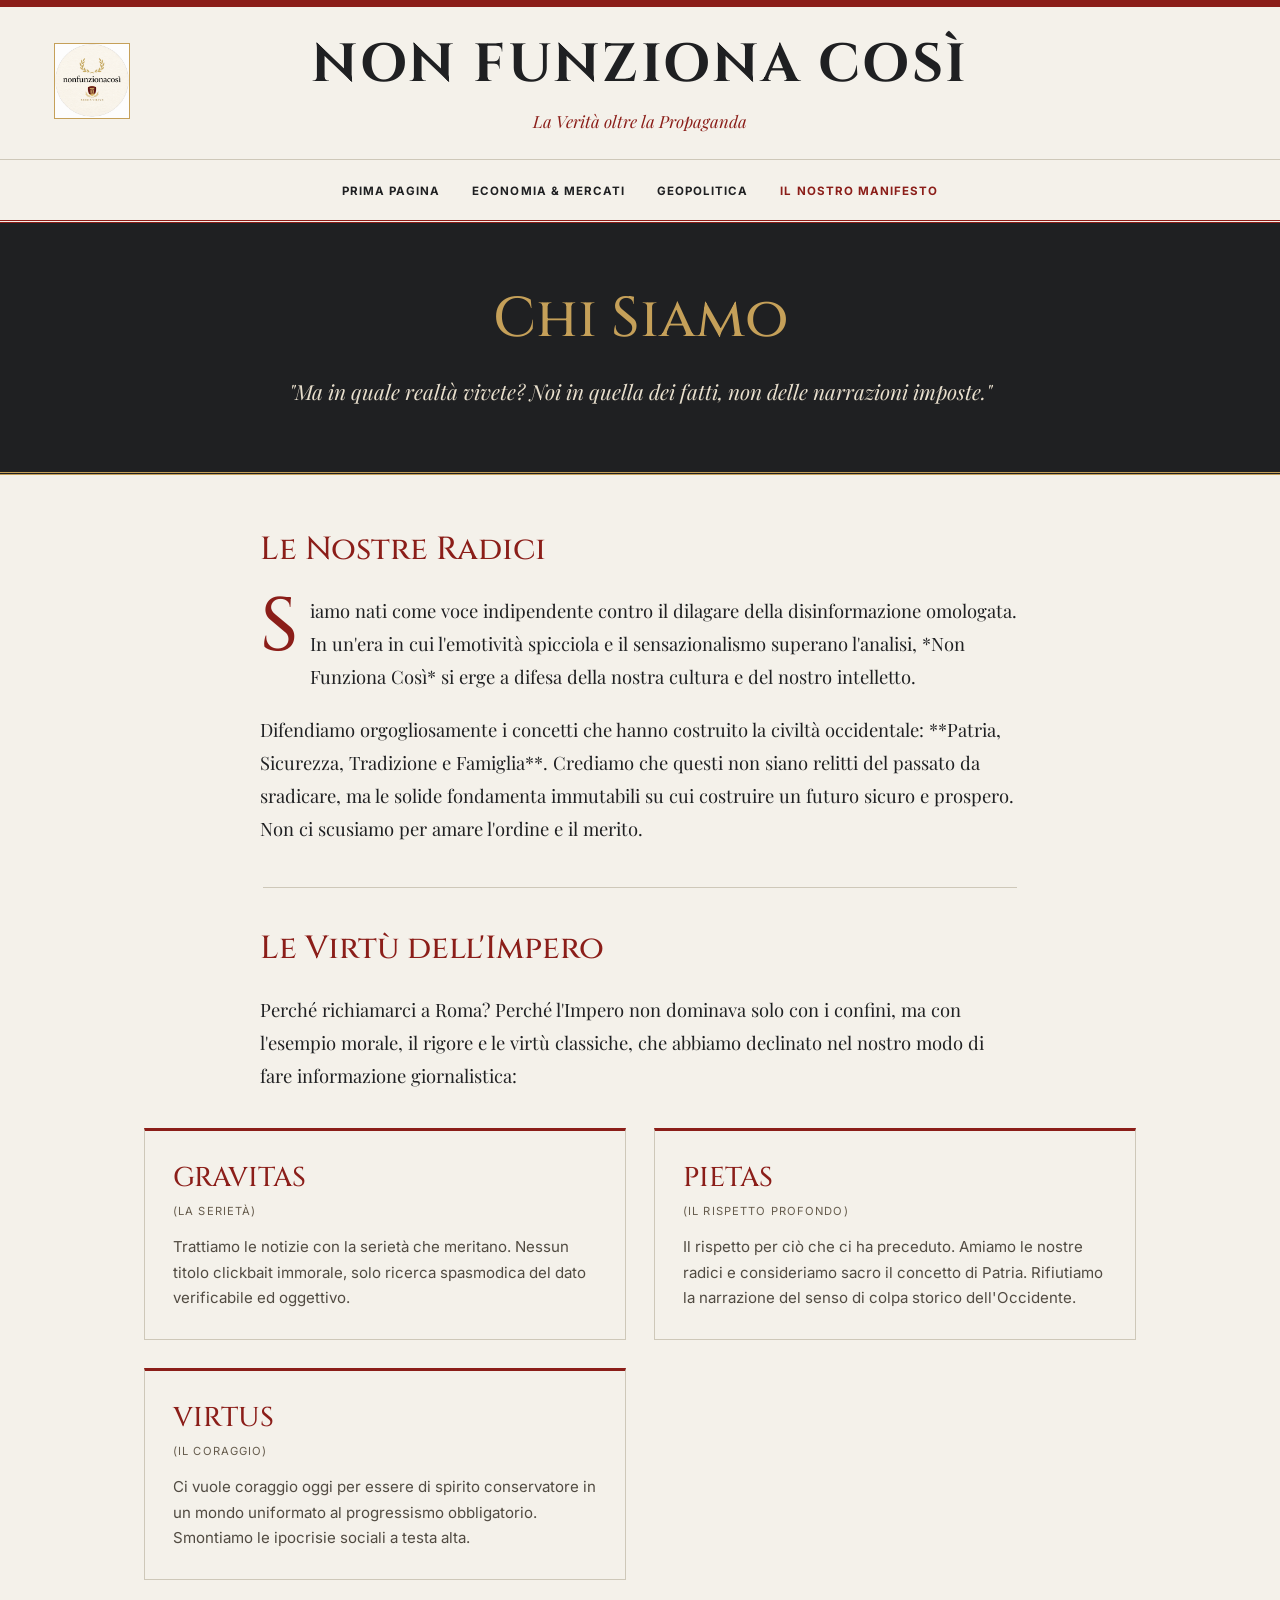
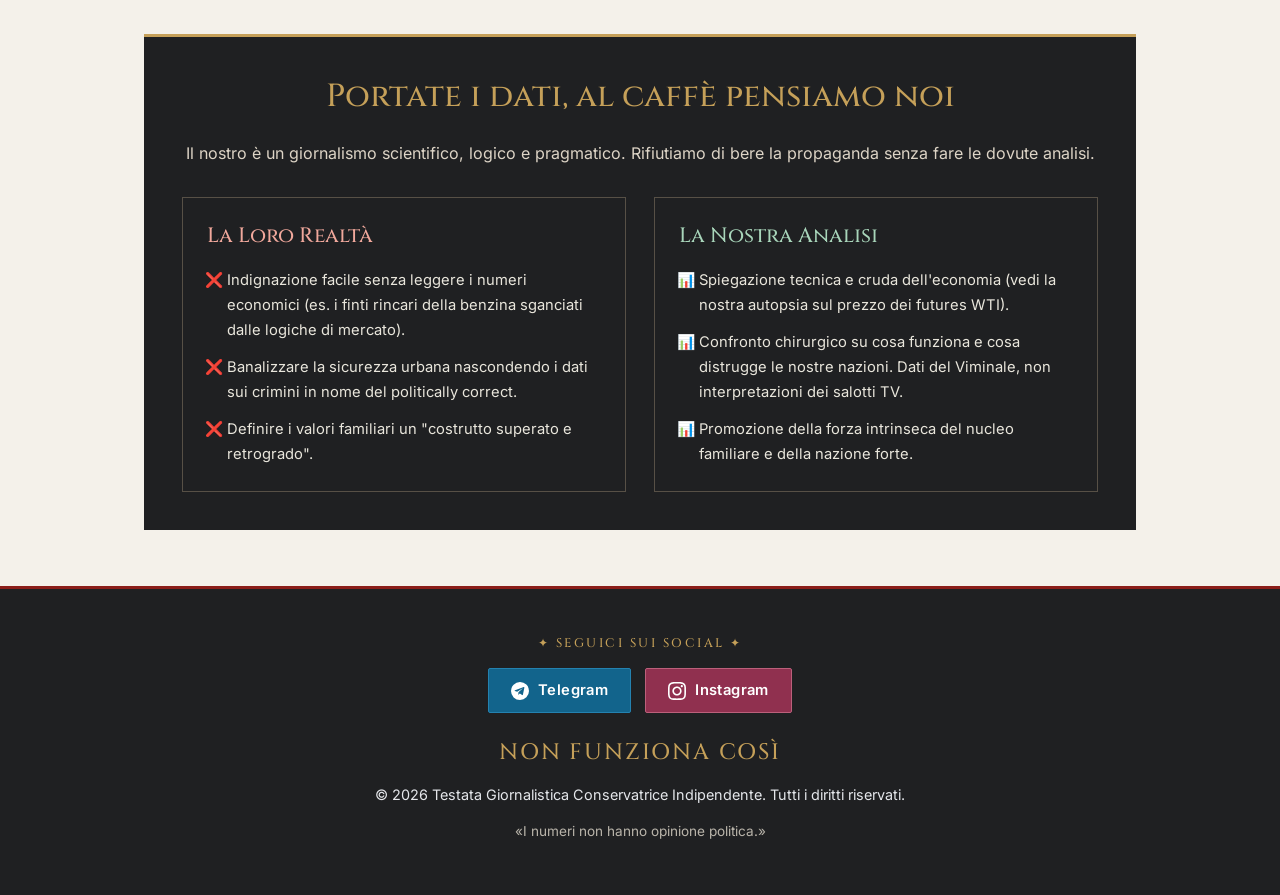
<file: pagine/chi_siamo.html>
<!DOCTYPE html>
<html lang="it">
<head>
    <meta charset="UTF-8">
    <meta http-equiv="Content-Security-Policy" content="default-src 'none'; script-src 'self'; script-src-attr 'none'; style-src 'self'; style-src-attr 'none'; img-src 'self'; font-src 'self'; connect-src 'none'; object-src 'none'; base-uri 'none'; form-action 'none'; frame-src 'none'; worker-src 'none'; manifest-src 'none'">
    <meta name="referrer" content="strict-origin-when-cross-origin">
    <meta name="viewport" content="width=device-width, initial-scale=1.0">
    <meta name="description" content="Chi Siamo - Non Funziona Così. Difendiamo la Patria, la famiglia e la sicurezza con i dati alla mano, ispirati alle antiche virtù romane.">
    <title>Chi Siamo | Non Funziona Così</title>
    <link rel="stylesheet" href="../assets/css/shared.css">
    <link rel="stylesheet" href="../assets/css/manifesto.css">
    <link rel="canonical" href="https://enniolizza.github.io/nonfunzionacosi/pagine/chi_siamo.html">
</head>
<body class="page-manifesto">

    <a href="#main-content" class="skip-link">Salta al contenuto principale</a>

    <header>
        <div class="container">
            <div class="header-top">
                <a href="home.html">
                    <img src="../loghi_&_fonts/immagini/logo_nonfunzionacosì.png" alt="Logo de Non Funziona Così" class="logo-img">
                </a>
            </div>
            <h1 class="site-title"><a href="home.html">Non Funziona Così</a></h1>
            <p class="tagline">La Verità oltre la Propaganda</p>
        </div>
    </header>

    <nav aria-label="Menu Principale">
        <ul>
            <li><a href="home.html">Prima Pagina</a></li>
            <li><a href="home.html#economia">Economia & Mercati</a></li>
            <li><a href="home.html#geopolitica">Geopolitica</a></li>
            <li><a href="chi_siamo.html" aria-current="page">Il Nostro Manifesto</a></li>
        </ul>
    </nav>

    <div class="hero">
        <div class="container">
            <h2>Chi Siamo</h2>
            <p>"Ma in quale realtà vivete? Noi in quella dei fatti, non delle narrazioni imposte."</p>
        </div>
    </div>

    <main id="main-content">
        <div class="container">

            <div class="chi-siamo-intro">
                <h3>Le Nostre Radici</h3>
                <p><span class="drop-cap">S</span>iamo nati come voce indipendente contro il dilagare della disinformazione omologata. In un'era in cui l'emotività spicciola e il sensazionalismo superano l'analisi, *Non Funziona Così* si erge a difesa della nostra cultura e del nostro intelletto.</p>
                <p>Difendiamo orgogliosamente i concetti che hanno costruito la civiltà occidentale: **Patria, Sicurezza, Tradizione e Famiglia**. Crediamo che questi non siano relitti del passato da sradicare, ma le solide fondamenta immutabili su cui costruire un futuro sicuro e prospero. Non ci scusiamo per amare l'ordine e il merito.</p>
            </div>

            <hr class="section-divider">

            <div class="chi-siamo-intro">
                <h3>Le Virtù dell'Impero</h3>
                <p>Perché richiamarci a Roma? Perché l'Impero non dominava solo con i confini, ma con l'esempio morale, il rigore e le virtù classiche, che abbiamo declinato nel nostro modo di fare informazione giornalistica:</p>
            </div>

            <div class="virtue-grid">
                <div class="virtue-card">
                    <h4>GRAVITAS <span>(La Serietà)</span></h4>
                    <p>Trattiamo le notizie con la serietà che meritano. Nessun titolo clickbait immorale, solo ricerca spasmodica del dato verificabile ed oggettivo.</p>
                </div>
                <div class="virtue-card">
                    <h4>PIETAS <span>(Il Rispetto profondo)</span></h4>
                    <p>Il rispetto per ciò che ci ha preceduto. Amiamo le nostre radici e consideriamo sacro il concetto di Patria. Rifiutiamo la narrazione del senso di colpa storico dell'Occidente.</p>
                </div>
                <div class="virtue-card">
                    <h4>VIRTUS <span>(Il Coraggio)</span></h4>
                    <p>Ci vuole coraggio oggi per essere di spirito conservatore in un mondo uniformato al progressismo obbligatorio. Smontiamo le ipocrisie sociali a testa alta.</p>
                </div>
            </div>

            <div class="method-section">
                <h3>Portate i dati, al caffè pensiamo noi</h3>
                <p class="comparison-intro">Il nostro è un giornalismo scientifico, logico e pragmatico. Rifiutiamo di bere la propaganda senza fare le dovute analisi.</p>

                <div class="method-comparison">
                    <div class="method-col false">
                        <h4>La Loro Realtà</h4>
                        <ul class="comparison-negative">
                            <li class="comparison-item">Indignazione facile senza leggere i numeri economici (es. i finti rincari della benzina sganciati dalle logiche di mercato).</li>
                            <li class="comparison-item">Banalizzare la sicurezza urbana nascondendo i dati sui crimini in nome del politically correct.</li>
                            <li>Definire i valori familiari un "costrutto superato e retrogrado".</li>
                        </ul>
                    </div>
                    <div class="method-col true">
                        <h4>La Nostra Analisi</h4>
                        <ul class="comparison-positive">
                            <li class="comparison-item">Spiegazione tecnica e cruda dell'economia (vedi la nostra autopsia sul prezzo dei futures WTI).</li>
                            <li class="comparison-item">Confronto chirurgico su cosa funziona e cosa distrugge le nostre nazioni. Dati del Viminale, non interpretazioni dei salotti TV.</li>
                            <li>Promozione della forza intrinseca del nucleo familiare e della nazione forte.</li>
                        </ul>
                    </div>
                </div>
            </div>

        </div>
    </main>

    <footer>
        <div class="container">
                        <!-- ===== SEGUICI SUI SOCIAL ===== -->
            <div class="footer-social">
                <p class="footer-social-label">&#10022; Seguici sui Social &#10022;</p>
                <div class="footer-social-links">
                    <a href="https://t.me/nonfunzionacosi"
                       class="social-pill social-pill-telegram"
                       target="_blank"
                       rel="noopener noreferrer"
                       aria-label="Canale Telegram &#8212; Non Funziona Cos&#236;">
                        <svg viewBox="0 0 24 24" xmlns="http://www.w3.org/2000/svg" aria-hidden="true">
                            <path d="M11.944 0A12 12 0 1 0 24 12 12 12 0 0 0 11.944 0zm5.92 7.36-2.018 9.51c-.147.657-.54.817-1.086.508l-3-2.21-1.446 1.39c-.16.16-.295.295-.605.295l.214-3.052 5.554-5.02c.242-.215-.054-.335-.373-.12l-6.865 4.325-2.964-.926c-.643-.2-.655-.643.136-.95l11.58-4.463c.536-.194 1.004.133.833.94z"/>
                        </svg>
                        Telegram
                    </a>
                    <a href="https://www.instagram.com/_nonfunzionacosi_?igsh=dXcxcTM4cHFmbGs5&amp;utm_source=qr"
                       class="social-pill social-pill-instagram"
                       target="_blank"
                       rel="noopener noreferrer"
                       aria-label="Profilo Instagram &#8212; Non Funziona Cos&#236;">
                        <svg viewBox="0 0 24 24" xmlns="http://www.w3.org/2000/svg" aria-hidden="true">
                            <path d="M12 2.163c3.204 0 3.584.012 4.85.07 3.252.148 4.771 1.691 4.919 4.919.058 1.265.069 1.645.069 4.849 0 3.205-.012 3.584-.069 4.849-.149 3.225-1.664 4.771-4.919 4.919-1.266.058-1.644.07-4.85.07-3.204 0-3.584-.012-4.849-.07-3.26-.149-4.771-1.699-4.919-4.92-.058-1.265-.07-1.644-.07-4.849 0-3.204.013-3.583.07-4.849.149-3.227 1.664-4.771 4.919-4.919 1.266-.057 1.645-.069 4.849-.069zm0-2.163c-3.259 0-3.667.014-4.947.072-4.358.2-6.78 2.618-6.98 6.98-.059 1.281-.073 1.689-.073 4.948 0 3.259.014 3.668.072 4.948.2 4.358 2.618 6.78 6.98 6.98 1.281.058 1.689.072 4.948.072 3.259 0 3.668-.014 4.948-.072 4.354-.2 6.782-2.618 6.979-6.98.059-1.28.073-1.689.073-4.948 0-3.259-.014-3.667-.072-4.947-.196-4.354-2.617-6.78-6.979-6.98-1.281-.059-1.69-.073-4.949-.073zm0 5.838c-3.403 0-6.162 2.759-6.162 6.162s2.759 6.163 6.162 6.163 6.162-2.759 6.162-6.163c0-3.403-2.759-6.162-6.162-6.162zm0 10.162c-2.209 0-4-1.79-4-4 0-2.209 1.791-4 4-4s4 1.791 4 4c0 2.209-1.791 4-4 4zm6.406-11.845c-.796 0-1.441.645-1.441 1.44s.645 1.44 1.441 1.44c.795 0 1.439-.645 1.439-1.44s-.644-1.44-1.439-1.44z"/>
                        </svg>
                        Instagram
                    </a>
                </div>
            </div>
            <div class="footer-logo">Non Funziona Così</div>
            <p>&copy; 2026 Testata Giornalistica Conservatrice Indipendente. Tutti i diritti riservati.</p>
            <p class="footer-motto">«I numeri non hanno opinione politica.»</p>
        </div>
    </footer>

</body>
</html>
</file>
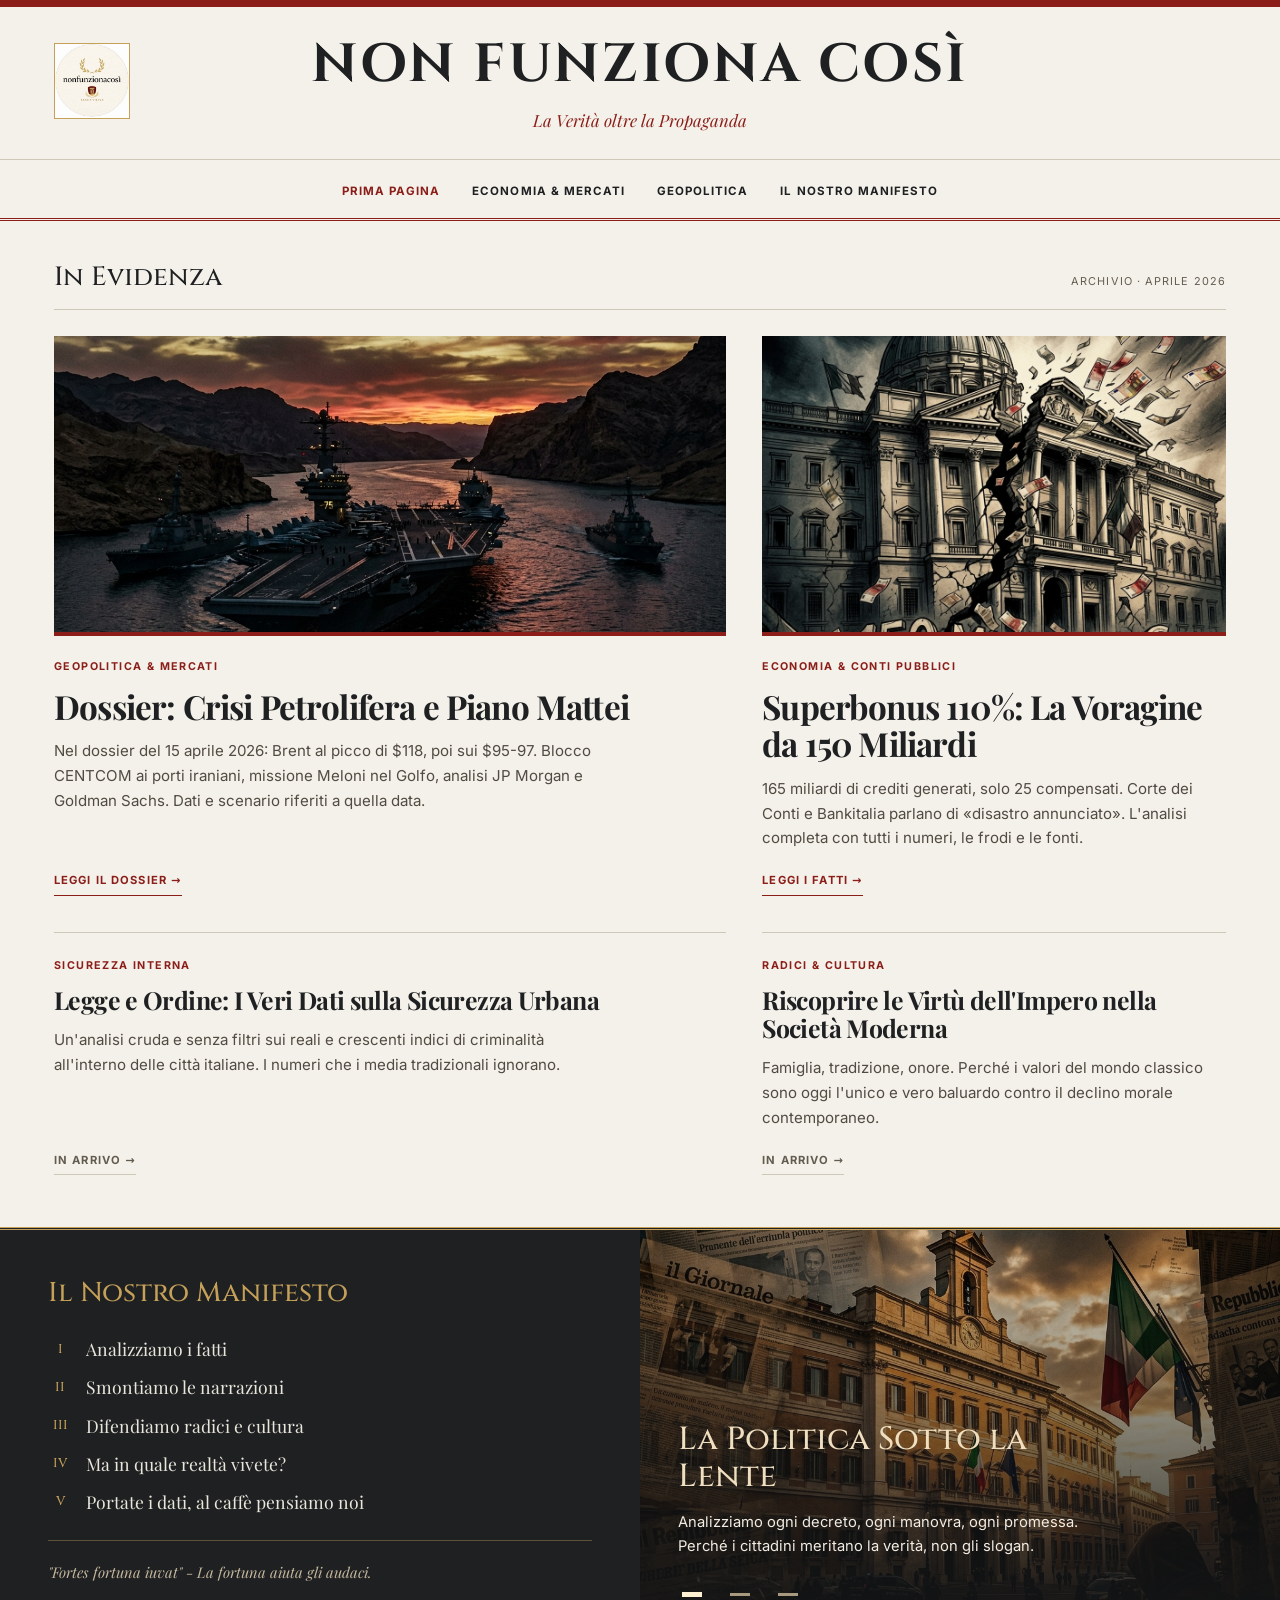
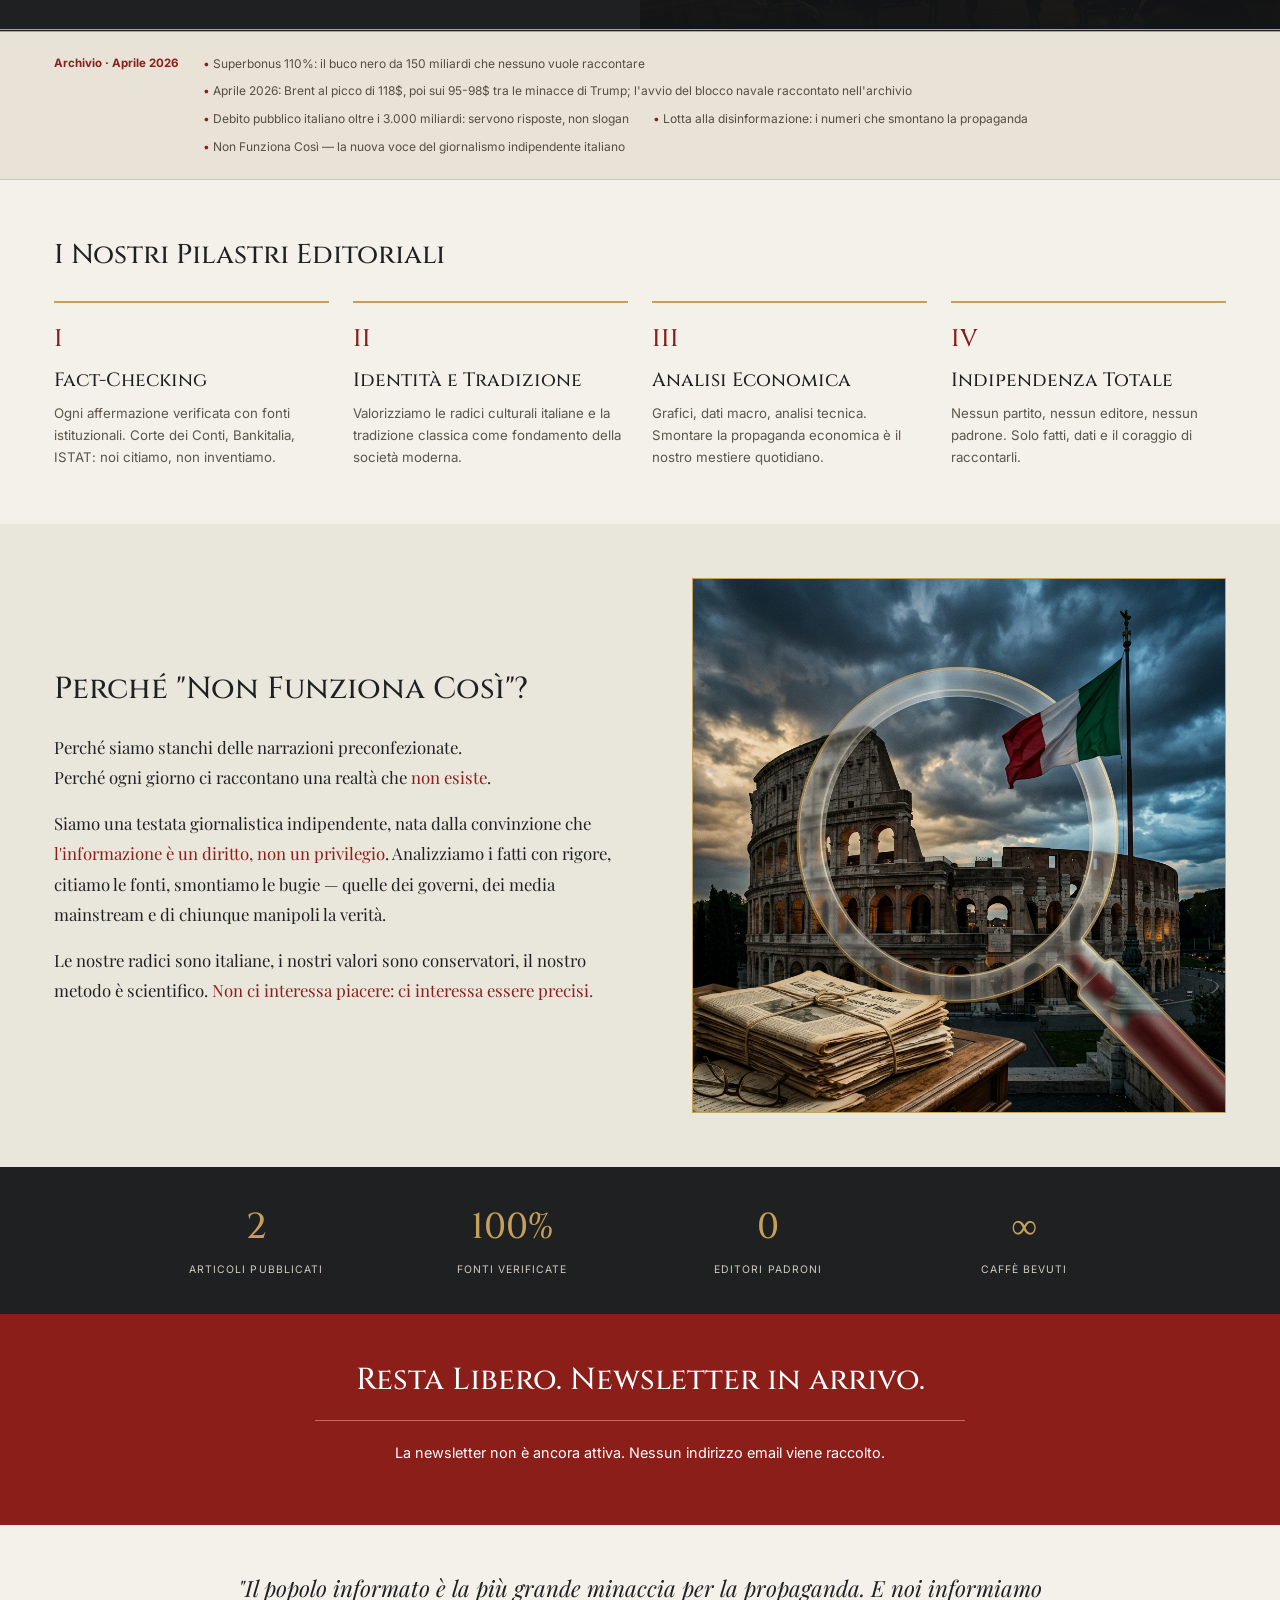
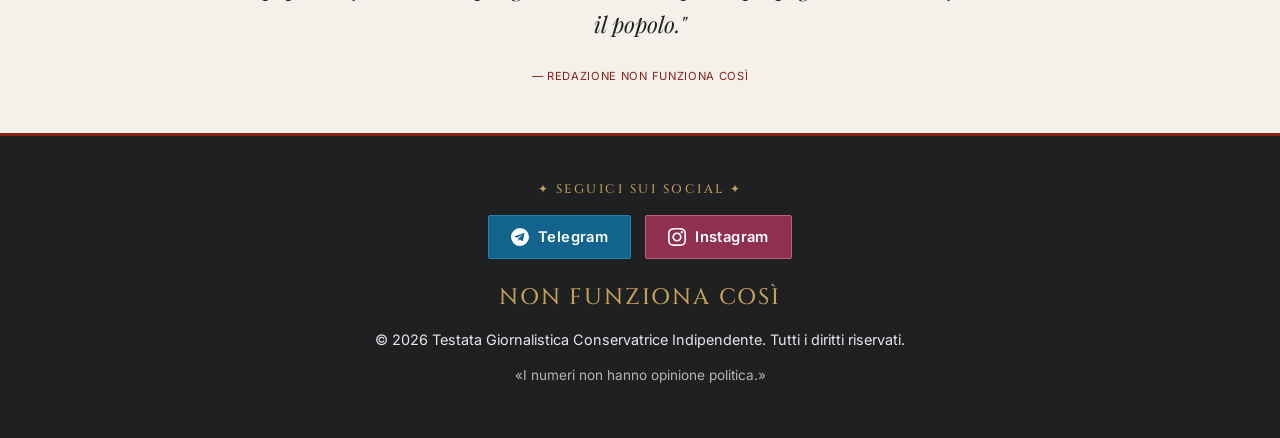
<file: pagine/home.html>
<!DOCTYPE html>
<html lang="it">
<head>
    <meta charset="UTF-8">
    <meta http-equiv="Content-Security-Policy" content="default-src 'none'; script-src 'self'; script-src-attr 'none'; style-src 'self'; style-src-attr 'none'; img-src 'self'; font-src 'self'; connect-src 'none'; object-src 'none'; base-uri 'none'; form-action 'none'; frame-src 'none'; worker-src 'none'; manifest-src 'none'">
    <meta name="referrer" content="strict-origin-when-cross-origin">
    <meta name="viewport" content="width=device-width, initial-scale=1.0">
    <meta name="google-site-verification" content="7B0S-crT_o89vOQX1IAslLJeo9CvdrEvWF2U3o9XGZM" />
    <meta name="description" content="Quotidiano Indipendente. Analizziamo i fatti, smontiamo le narrazioni, difendiamo radici e cultura. Portate i dati, al caffè pensiamo noi.">
    <title>Non Funziona Così | Difendiamo Radici e Cultura</title>
    <link rel="stylesheet" href="../assets/css/shared.css">
    <link rel="stylesheet" href="../assets/css/home.css">
    <link rel="canonical" href="https://enniolizza.github.io/nonfunzionacosi/pagine/home.html">
    <script src="../assets/js/carousel.js" defer></script>
</head>
<body class="page-home">

    <a href="#main-content" class="skip-link">Salta al contenuto principale</a>

    <header>
        <div class="container">
            <div class="header-top">
                <img src="../loghi_&_fonts/immagini/logo_nonfunzionacosì.png" alt="Logo de Non Funziona Così" class="logo-img">
            </div>
            <h1 class="site-title">Non Funziona Così</h1>
            <p class="tagline">La Verità oltre la Propaganda</p>
        </div>
    </header>

    <nav aria-label="Menu Principale">
        <ul>
            <li><a href="home.html" aria-current="page">Prima Pagina</a></li>
            <li><a href="#economia">Economia & Mercati</a></li>
            <li><a href="#geopolitica">Geopolitica</a></li>
            <li><a href="chi_siamo.html">Il Nostro Manifesto</a></li>
        </ul>
    </nav>

    <main id="main-content">
        <div class="container">
            <div class="section-heading"><h2 class="section-title">In Evidenza</h2>
                <p class="archive-label">Archivio · Aprile 2026</p></div>

            <div class="news-grid">
                <!-- Articolo Petrolio WTI (IN PRIMA PAGINA) -->
                <article class="article-card" id="geopolitica">
                    <a href="../articoli/petrolio_wti/index_petrolio.html" aria-hidden="true" tabindex="-1">
                        <div class="article-oil article-image"></div>
                    </a>
                    <div class="article-content">
                        <span class="article-category">Geopolitica & Mercati</span>
                        <h3 class="article-title"><a href="../articoli/petrolio_wti/index_petrolio.html" class="article-link"><span class="headline-symbol" aria-hidden="true">🛢️</span> Dossier: Crisi Petrolifera e Piano Mattei</a></h3>
                        <p class="article-excerpt">Nel dossier del 15 aprile 2026: Brent al picco di $118, poi sui $95-97. Blocco CENTCOM ai porti iraniani, missione Meloni nel Golfo, analisi JP Morgan e Goldman Sachs. Dati e scenario riferiti a quella data.</p>
                        <a href="../articoli/petrolio_wti/index_petrolio.html" class="read-more" aria-label="Leggi il dossier completo sul petrolio e Piano Mattei">Leggi il Dossier &rarr;</a>
                    </div>
                </article>

                <!-- Articolo Superbonus 110% -->
                <article class="article-card" id="economia">
                    <a href="../articoli/superbonus_110/index_superbonus.html" aria-hidden="true" tabindex="-1">
                        <div class="article-image article-superbonus"></div>
                    </a>
                    <div class="article-content">
                        <span class="article-category">Economia & Conti Pubblici</span>
                        <h3 class="article-title"><a href="../articoli/superbonus_110/index_superbonus.html" class="article-link"><span class="headline-symbol" aria-hidden="true">💣</span> Superbonus 110%: La Voragine da 150 Miliardi</a></h3>
                        <p class="article-excerpt">165 miliardi di crediti generati, solo 25 compensati. Corte dei Conti e Bankitalia parlano di «disastro annunciato». L'analisi completa con tutti i numeri, le frodi e le fonti.</p>
                        <a href="../articoli/superbonus_110/index_superbonus.html" class="read-more" aria-label="Leggi l'articolo completo sul Superbonus 110%">Leggi i Fatti &rarr;</a>
                    </div>
                </article>

                <!-- Placeholder 2 -->
                <article class="article-card">
                    <div class="article-security article-image"></div>
                    <!-- Dark Slate Gray per Sicurezza -->
                    <div class="article-content">
                        <span class="article-category">Sicurezza Interna</span>
                        <h3 class="article-title"><span class="article-link">Legge e Ordine: I Veri Dati sulla Sicurezza Urbana</span></h3>
                        <p class="article-excerpt">Un'analisi cruda e senza filtri sui reali e crescenti indici di criminalità all'interno delle città italiane. I numeri che i media tradizionali ignorano.</p>
                        <span class="read-more">In Arrivo &rarr;</span>
                    </div>
                </article>

                <!-- Placeholder 3 -->
                <article class="article-card">
                    <div class="article-culture article-image"></div>
                    <!-- Rosso pompeiano scuro per Cultura/Radici -->
                    <div class="article-content">
                        <span class="article-category">Radici & Cultura</span>
                        <h3 class="article-title"><span class="article-link">Riscoprire le Virtù dell'Impero nella Società Moderna</span></h3>
                        <p class="article-excerpt">Famiglia, tradizione, onore. Perché i valori del mondo classico sono oggi l'unico e vero baluardo contro il declino morale contemporaneo.</p>
                        <span class="read-more">In Arrivo &rarr;</span>
                    </div>
                </article>
            </div>
        </div>
    </main>

    <div class="identity-grid">
    <div class="hero">
        <div class="container">
            <div class="manifesto">
                <h2>Il Nostro Manifesto</h2>
                <ul class="manifesto-list">
                    <li><span>📊</span> Analizziamo i fatti</li>
                    <li><span>🧩</span> Smontiamo le narrazioni</li>
                    <li><span>🌿</span> Difendiamo radici e cultura</li>
                    <li><span>❓</span> Ma in quale realtà vivete?</li>
                    <li><span>☕</span> Portate i dati, al caffè pensiamo noi</li>
                </ul>
                <p class="roman-quote">"Fortes fortuna iuvat" - La fortuna aiuta gli audaci.</p>
            </div>
        </div>
    </div>

    <!-- ===== BANNER CAROUSEL ===== -->
    <section class="banner-carousel" id="banner-carousel" aria-label="Il progetto in tre immagini">
        <div class="banner-politics banner-slide active">
            <div class="banner-overlay">
                <h2>La Politica Sotto la Lente</h2>
                <p>Analizziamo ogni decreto, ogni manovra, ogni promessa. Perché i cittadini meritano la verità, non gli slogan.</p>
            </div>
        </div>
        <div class="banner-press banner-slide">
            <div class="banner-overlay">
                <h2>Giornalismo Senza Filtri</h2>
                <p>In un'epoca di propaganda e narrazioni costruite, noi stampiamo solo i fatti. Verificati, documentati, incontestabili.</p>
            </div>
        </div>
        <div class="banner-rome banner-slide">
            <div class="banner-overlay">
                <h2>Radici Italiane, Valori Eterni</h2>
                <p>Dall'eredità di Roma alla sfida del presente. Difendiamo la nostra identità con dati, cultura e coraggio.</p>
            </div>
        </div>
        <div class="banner-dots" hidden>
            <button type="button" class="banner-dot active" data-slide="0" aria-label="Mostra immagine 1" aria-pressed="true"></button>
            <button type="button" class="banner-dot" data-slide="1" aria-label="Mostra immagine 2" aria-pressed="false"></button>
            <button type="button" class="banner-dot" data-slide="2" aria-label="Mostra immagine 3" aria-pressed="false"></button>
        </div>
    </section>

    </div>

    <!-- ===== NEWS TICKER ===== -->
    <div class="news-ticker">
        <span class="ticker-label">Archivio · Aprile 2026</span>
        <span class="ticker-content">
            <span>Superbonus 110%: il buco nero da 150 miliardi che nessuno vuole raccontare</span>
            <span>Aprile 2026: Brent al picco di 118$, poi sui 95-98$ tra le minacce di Trump; l'avvio del blocco navale raccontato nell'archivio</span>
            <span>Debito pubblico italiano oltre i 3.000 miliardi: servono risposte, non slogan</span>
            <span>Lotta alla disinformazione: i numeri che smontano la propaganda</span>
            <span>Non Funziona Così — la nuova voce del giornalismo indipendente italiano</span>
        </span>
    </div>

    <!-- ===== EDITORIAL PILLARS ===== -->
    <section class="editorial-pillars">
        <h2 class="pillars-title">I Nostri Pilastri Editoriali</h2>
        <div class="pillars-grid">
            <div class="pillar-card">
                <span class="pillar-icon">🔍</span>
                <h3>Fact-Checking</h3>
                <p>Ogni affermazione verificata con fonti istituzionali. Corte dei Conti, Bankitalia, ISTAT: noi citiamo, non inventiamo.</p>
            </div>
            <div class="pillar-card">
                <span class="pillar-icon">🏛️</span>
                <h3>Identità e Tradizione</h3>
                <p>Valorizziamo le radici culturali italiane e la tradizione classica come fondamento della società moderna.</p>
            </div>
            <div class="pillar-card">
                <span class="pillar-icon">📈</span>
                <h3>Analisi Economica</h3>
                <p>Grafici, dati macro, analisi tecnica. Smontare la propaganda economica è il nostro mestiere quotidiano.</p>
            </div>
            <div class="pillar-card">
                <span class="pillar-icon">🛡️</span>
                <h3>Indipendenza Totale</h3>
                <p>Nessun partito, nessun editore, nessun padrone. Solo fatti, dati e il coraggio di raccontarli.</p>
            </div>
        </div>
    </section>

    <!-- ===== MISSION SECTION ===== -->
    <section class="mission-section">
        <div class="mission-inner">
            <div class="mission-text">
                <h2>Perché "Non Funziona Così"?</h2>
                <p>Perché siamo stanchi delle narrazioni preconfezionate.<br>Perché ogni giorno ci raccontano una realtà che <span class="highlight">non esiste</span>.</p>
                <p>Siamo una testata giornalistica indipendente, nata dalla convinzione che <span class="highlight">l'informazione è un diritto, non un privilegio</span>. Analizziamo i fatti con rigore, citiamo le fonti, smontiamo le bugie — quelle dei governi, dei media mainstream e di chiunque manipoli la verità.</p>
                <p>Le nostre radici sono italiane, i nostri valori sono conservatori, il nostro metodo è scientifico. <span class="highlight">Non ci interessa piacere: ci interessa essere precisi.</span></p>
            </div>
            <img src="../loghi_&_fonts/immagini/banners/banner_colosseo.png" alt="Roma, le nostre radici" class="mission-image">
        </div>
    </section>

    <!-- ===== STATS SECTION ===== -->
    <section class="stats-section">
        <div class="stats-grid">
            <div class="stat-item">
                <div class="stat-number" id="stat-articles">2</div>
                <div class="stat-label">Articoli Pubblicati</div>
            </div>
            <div class="stat-item">
                <div class="stat-number">100%</div>
                <div class="stat-label">Fonti Verificate</div>
            </div>
            <div class="stat-item">
                <div class="stat-number">0</div>
                <div class="stat-label">Editori Padroni</div>
            </div>
            <div class="stat-item">
                <div class="stat-number">∞</div>
                <div class="stat-label">Caffè Bevuti</div>
            </div>
        </div>
    </section>



    <div class="newsletter">
        <div class="container">
            <h3>Resta Libero. Newsletter in arrivo.</h3>
            <div class="newsletter-unavailable" role="note">
                <p>La newsletter non è ancora attiva. Nessun indirizzo email viene raccolto.</p>
            </div>
        </div>
    </div>

    <!-- ===== QUOTE BANNER ===== -->
    <div class="quote-banner">
        <blockquote>"Il popolo informato è la più grande minaccia per la propaganda. E noi informiamo il popolo."</blockquote>
        <cite>— Redazione Non Funziona Così</cite>
    </div>

    <footer>
        <div class="container">
                        <!-- ===== SEGUICI SUI SOCIAL ===== -->
            <div class="footer-social">
                <p class="footer-social-label">&#10022; Seguici sui Social &#10022;</p>
                <div class="footer-social-links">
                    <a href="https://t.me/nonfunzionacosi"
                       class="social-pill social-pill-telegram"
                       target="_blank"
                       rel="noopener noreferrer"
                       aria-label="Canale Telegram &#8212; Non Funziona Cos&#236;">
                        <svg viewBox="0 0 24 24" xmlns="http://www.w3.org/2000/svg" aria-hidden="true">
                            <path d="M11.944 0A12 12 0 1 0 24 12 12 12 0 0 0 11.944 0zm5.92 7.36-2.018 9.51c-.147.657-.54.817-1.086.508l-3-2.21-1.446 1.39c-.16.16-.295.295-.605.295l.214-3.052 5.554-5.02c.242-.215-.054-.335-.373-.12l-6.865 4.325-2.964-.926c-.643-.2-.655-.643.136-.95l11.58-4.463c.536-.194 1.004.133.833.94z"/>
                        </svg>
                        Telegram
                    </a>
                    <a href="https://www.instagram.com/_nonfunzionacosi_?igsh=dXcxcTM4cHFmbGs5&amp;utm_source=qr"
                       class="social-pill social-pill-instagram"
                       target="_blank"
                       rel="noopener noreferrer"
                       aria-label="Profilo Instagram &#8212; Non Funziona Cos&#236;">
                        <svg viewBox="0 0 24 24" xmlns="http://www.w3.org/2000/svg" aria-hidden="true">
                            <path d="M12 2.163c3.204 0 3.584.012 4.85.07 3.252.148 4.771 1.691 4.919 4.919.058 1.265.069 1.645.069 4.849 0 3.205-.012 3.584-.069 4.849-.149 3.225-1.664 4.771-4.919 4.919-1.266.058-1.644.07-4.85.07-3.204 0-3.584-.012-4.849-.07-3.26-.149-4.771-1.699-4.919-4.92-.058-1.265-.07-1.644-.07-4.849 0-3.204.013-3.583.07-4.849.149-3.227 1.664-4.771 4.919-4.919 1.266-.057 1.645-.069 4.849-.069zm0-2.163c-3.259 0-3.667.014-4.947.072-4.358.2-6.78 2.618-6.98 6.98-.059 1.281-.073 1.689-.073 4.948 0 3.259.014 3.668.072 4.948.2 4.358 2.618 6.78 6.98 6.98 1.281.058 1.689.072 4.948.072 3.259 0 3.668-.014 4.948-.072 4.354-.2 6.782-2.618 6.979-6.98.059-1.28.073-1.689.073-4.948 0-3.259-.014-3.667-.072-4.947-.196-4.354-2.617-6.78-6.979-6.98-1.281-.059-1.69-.073-4.949-.073zm0 5.838c-3.403 0-6.162 2.759-6.162 6.162s2.759 6.163 6.162 6.163 6.162-2.759 6.162-6.163c0-3.403-2.759-6.162-6.162-6.162zm0 10.162c-2.209 0-4-1.79-4-4 0-2.209 1.791-4 4-4s4 1.791 4 4c0 2.209-1.791 4-4 4zm6.406-11.845c-.796 0-1.441.645-1.441 1.44s.645 1.44 1.441 1.44c.795 0 1.439-.645 1.439-1.44s-.644-1.44-1.439-1.44z"/>
                        </svg>
                        Instagram
                    </a>
                </div>
            </div>
            <div class="footer-logo">Non Funziona Così</div>
            <p>&copy; 2026 Testata Giornalistica Conservatrice Indipendente. Tutti i diritti riservati.</p>
            <p class="footer-motto">«I numeri non hanno opinione politica.»</p>
        </div>
    </footer>

    <!-- ===== BANNER CAROUSEL SCRIPT ===== -->


</body>
</html>
</file>
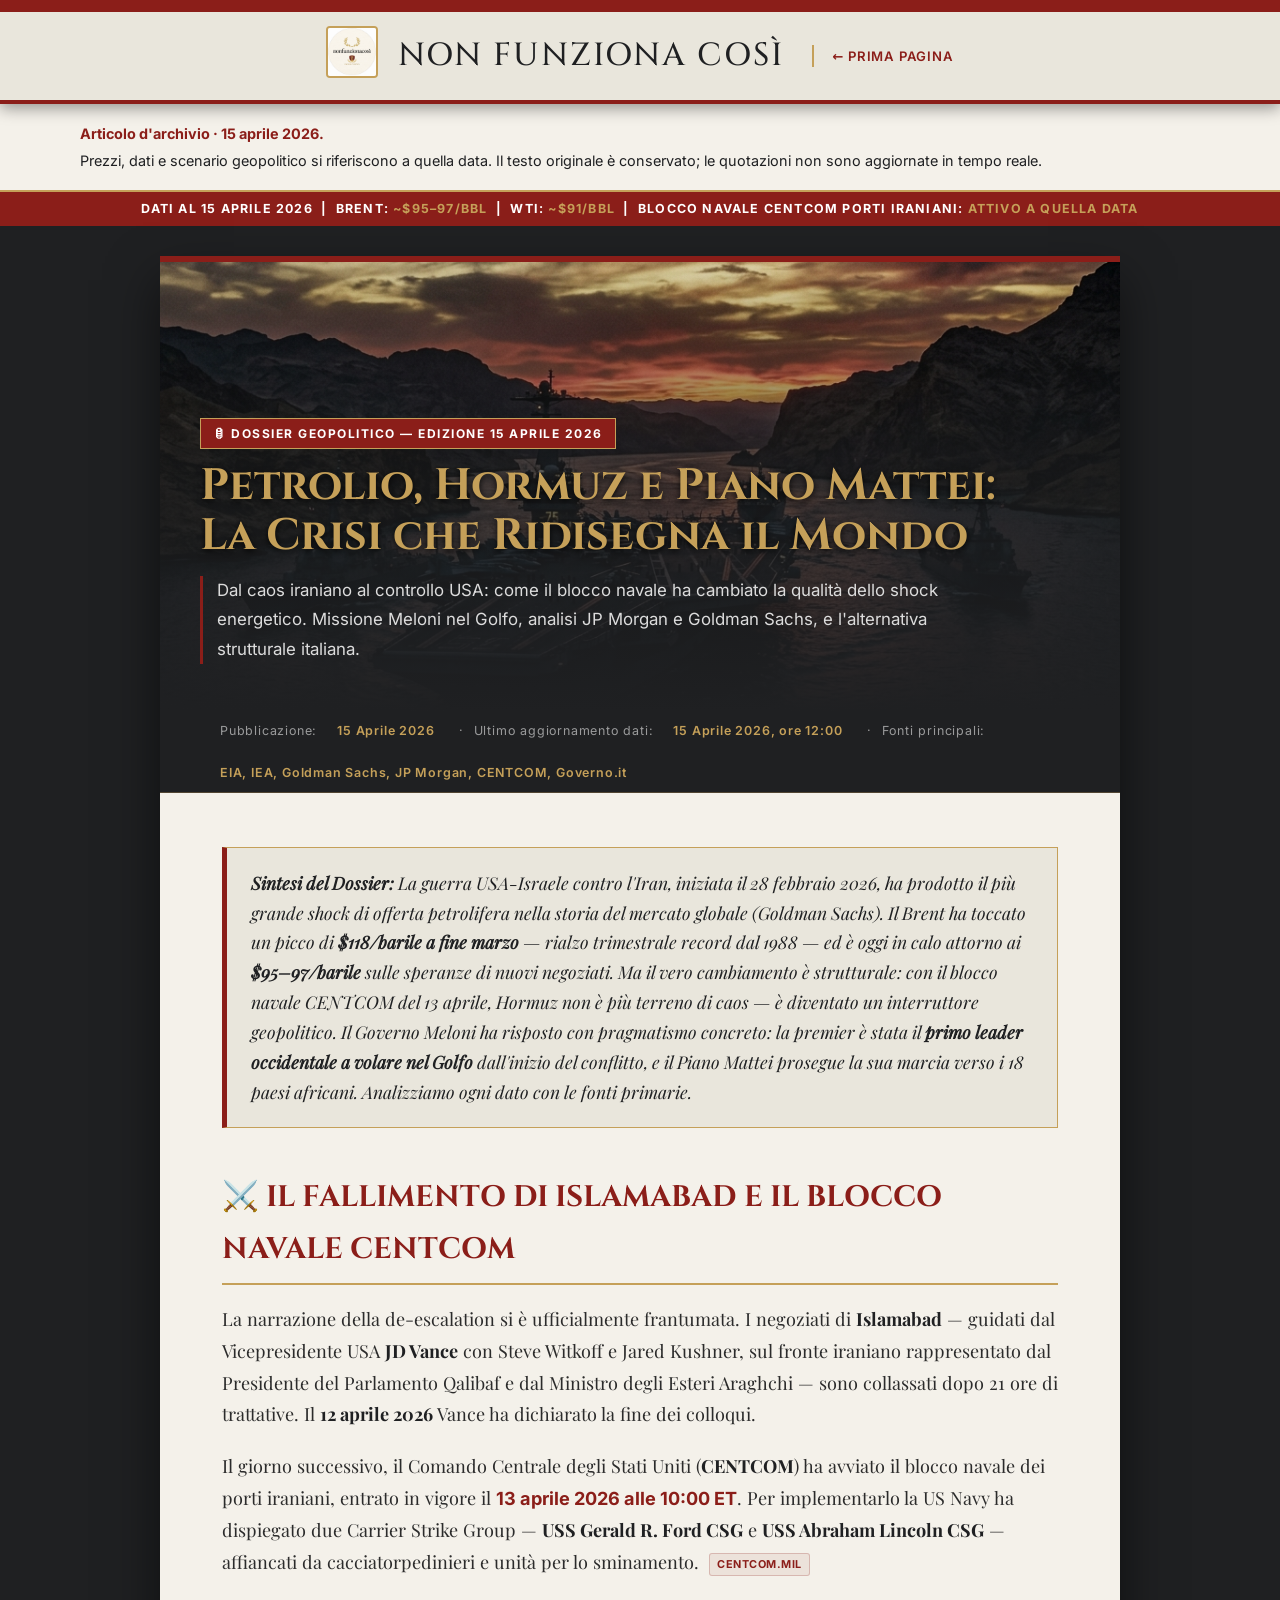
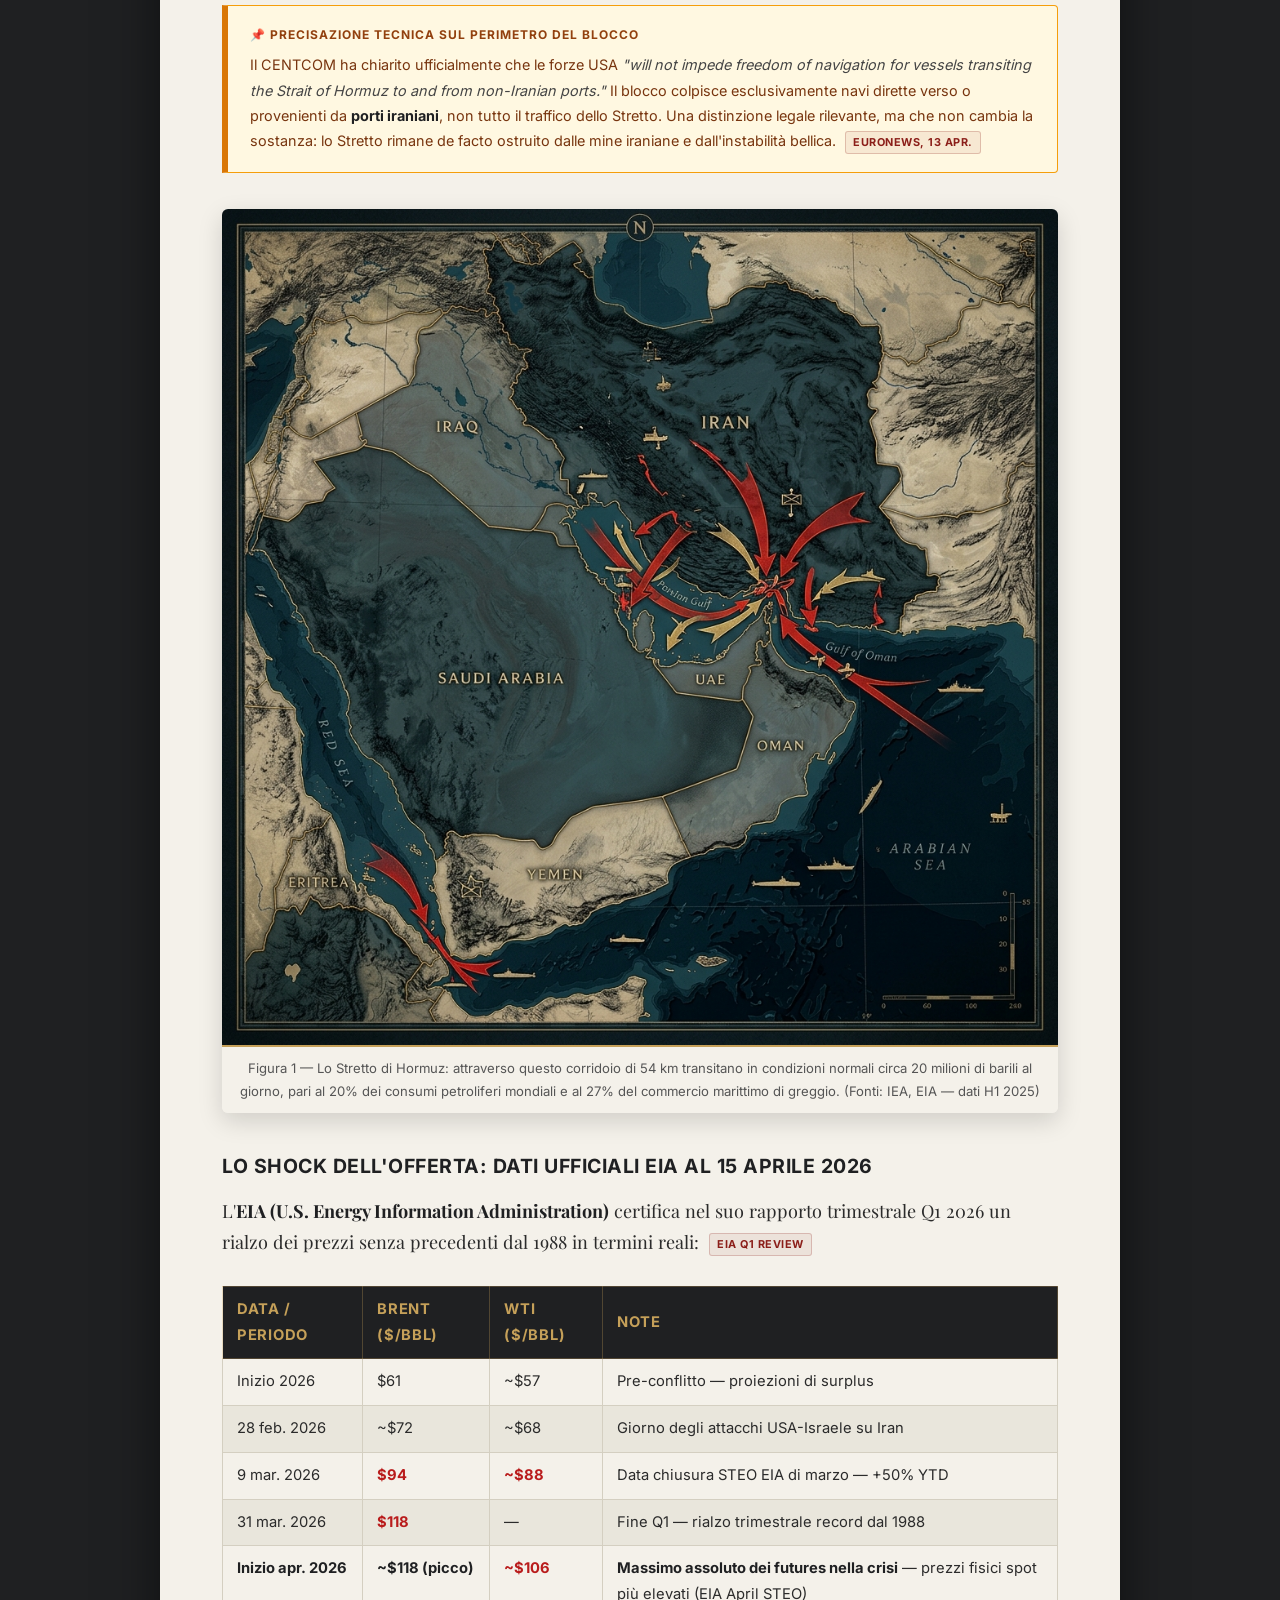
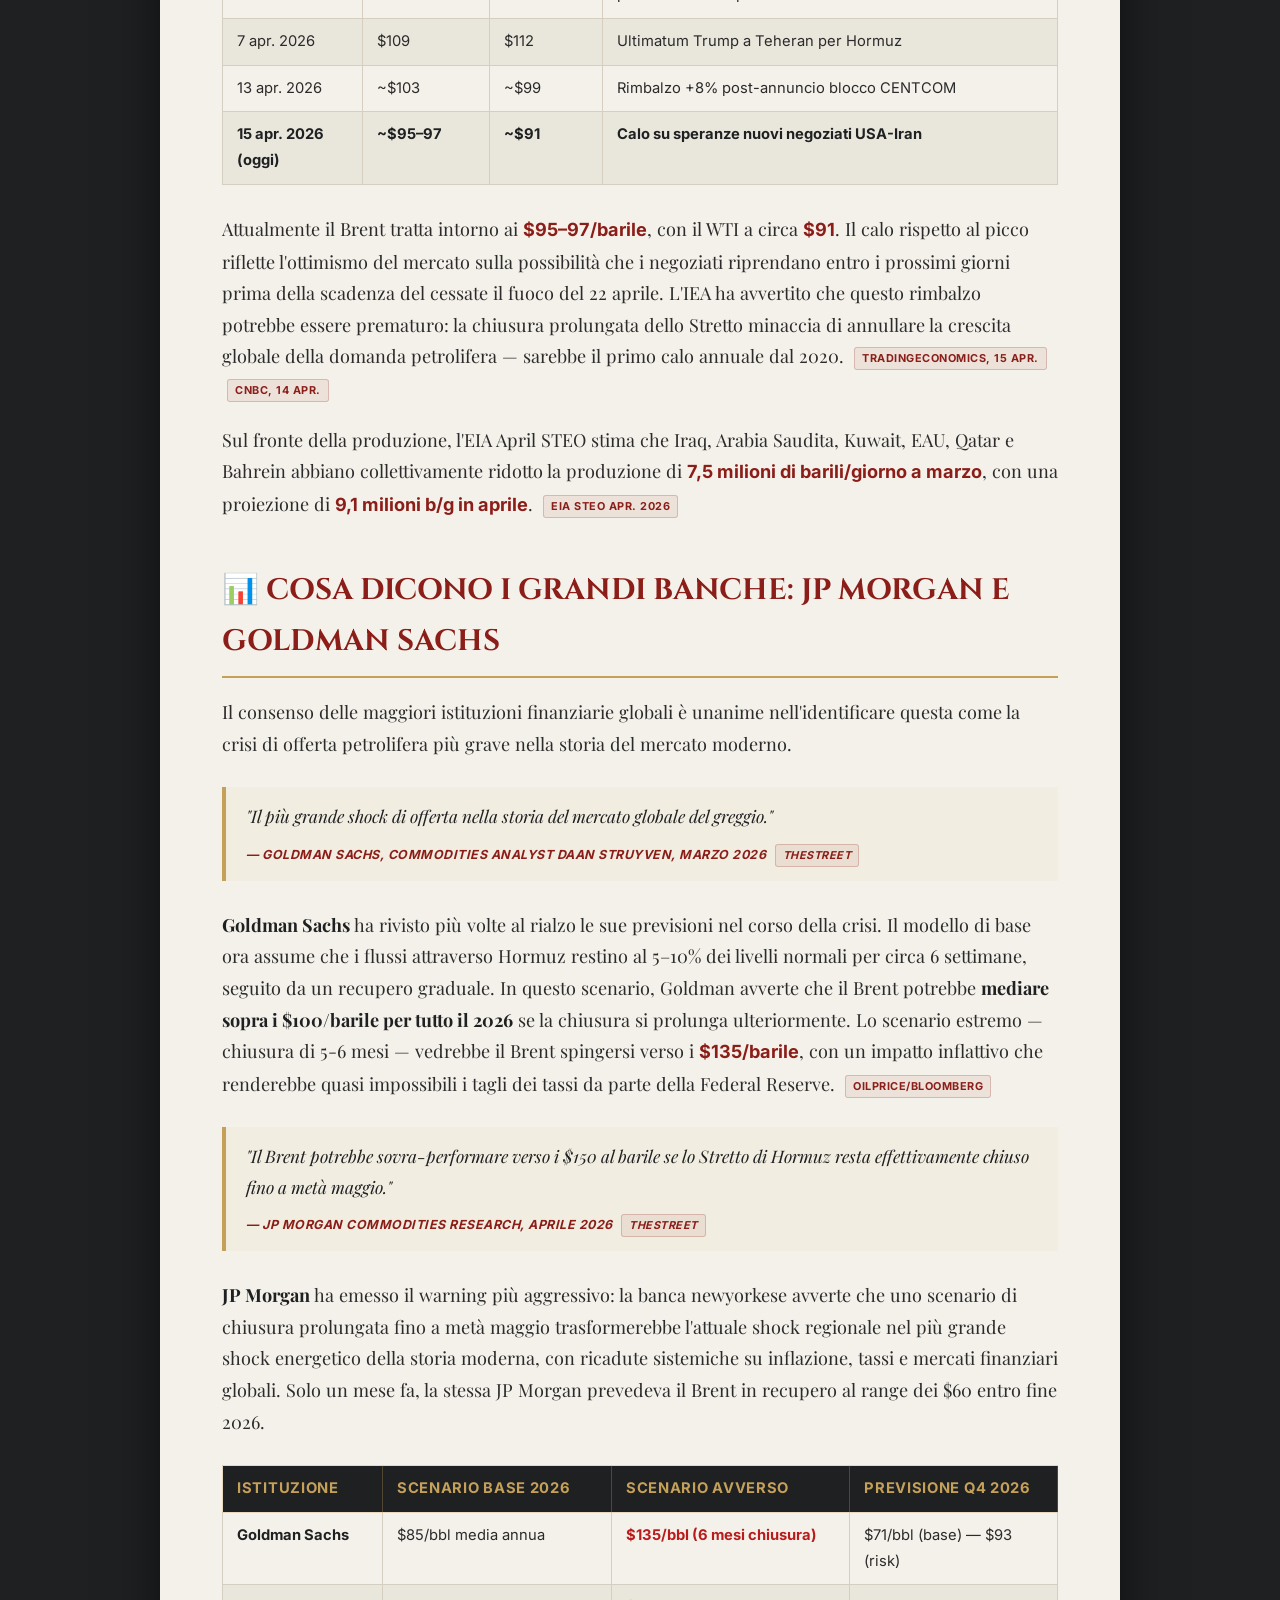
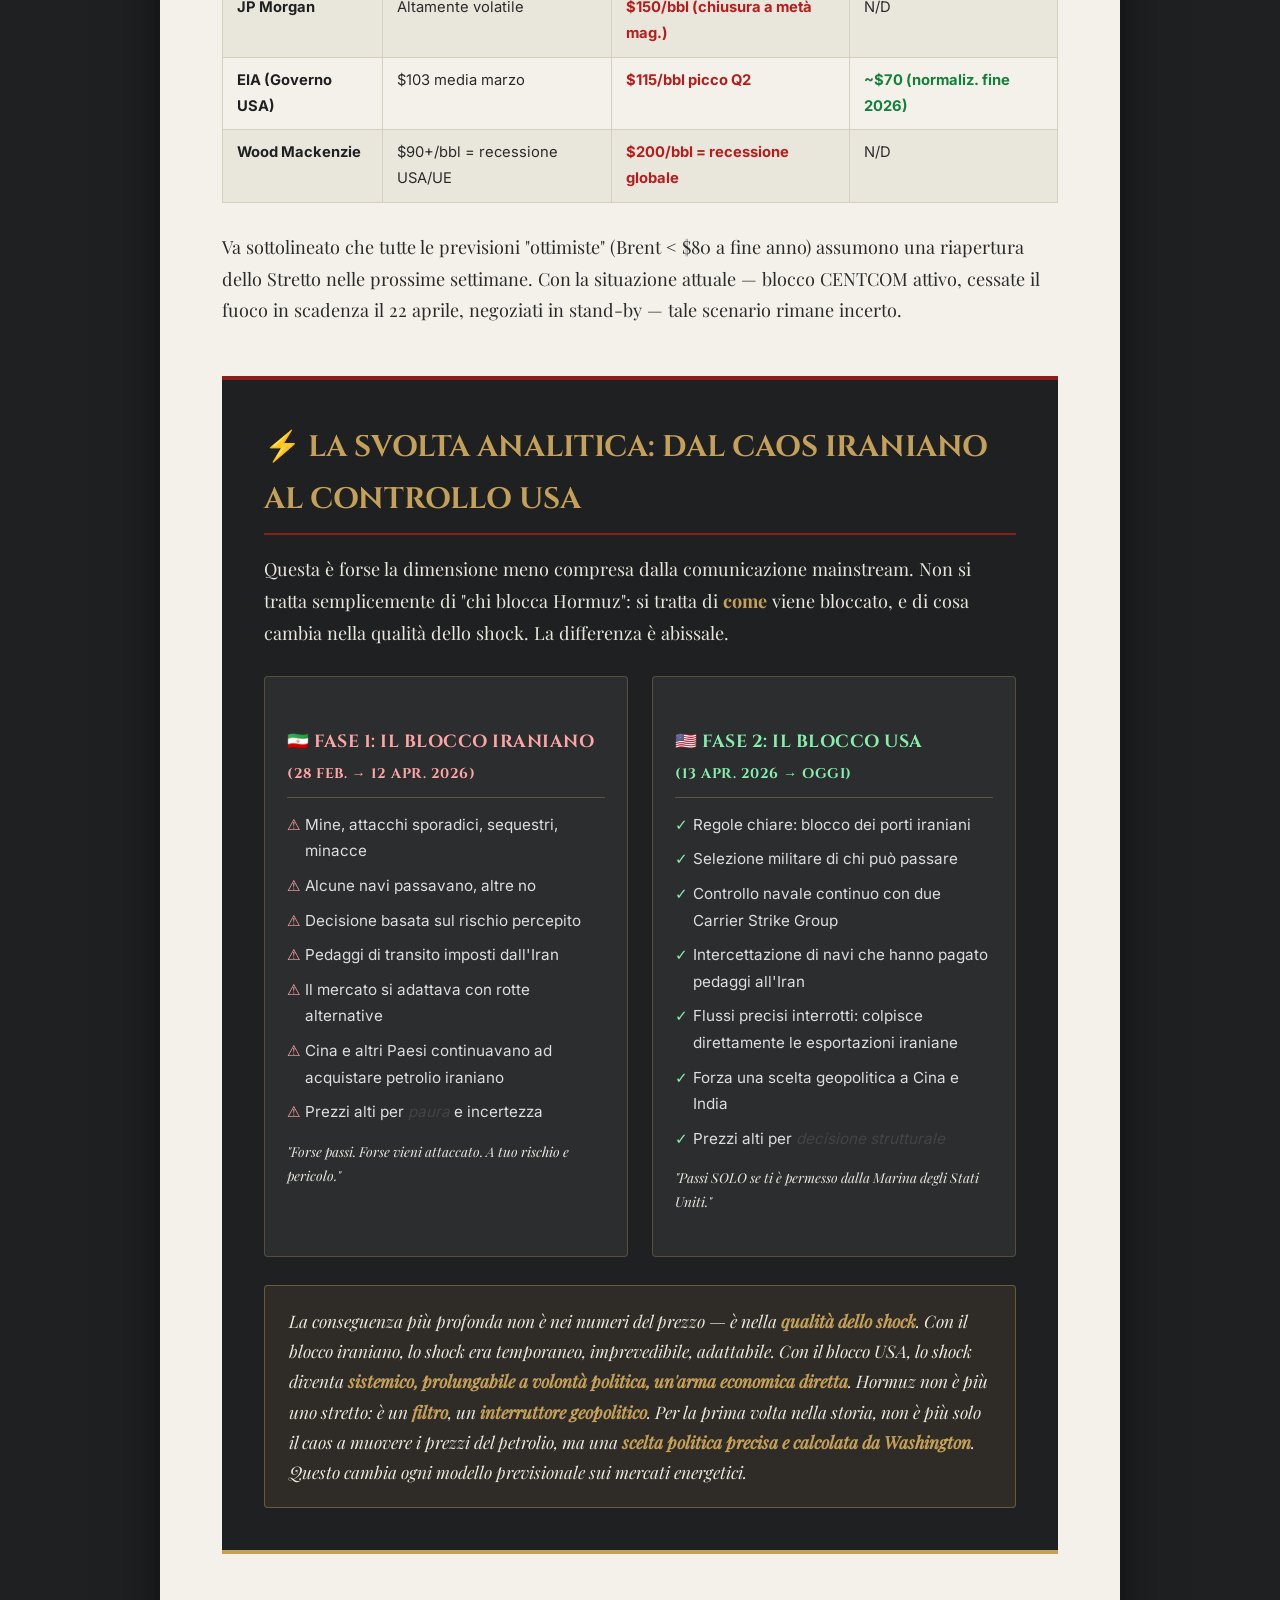
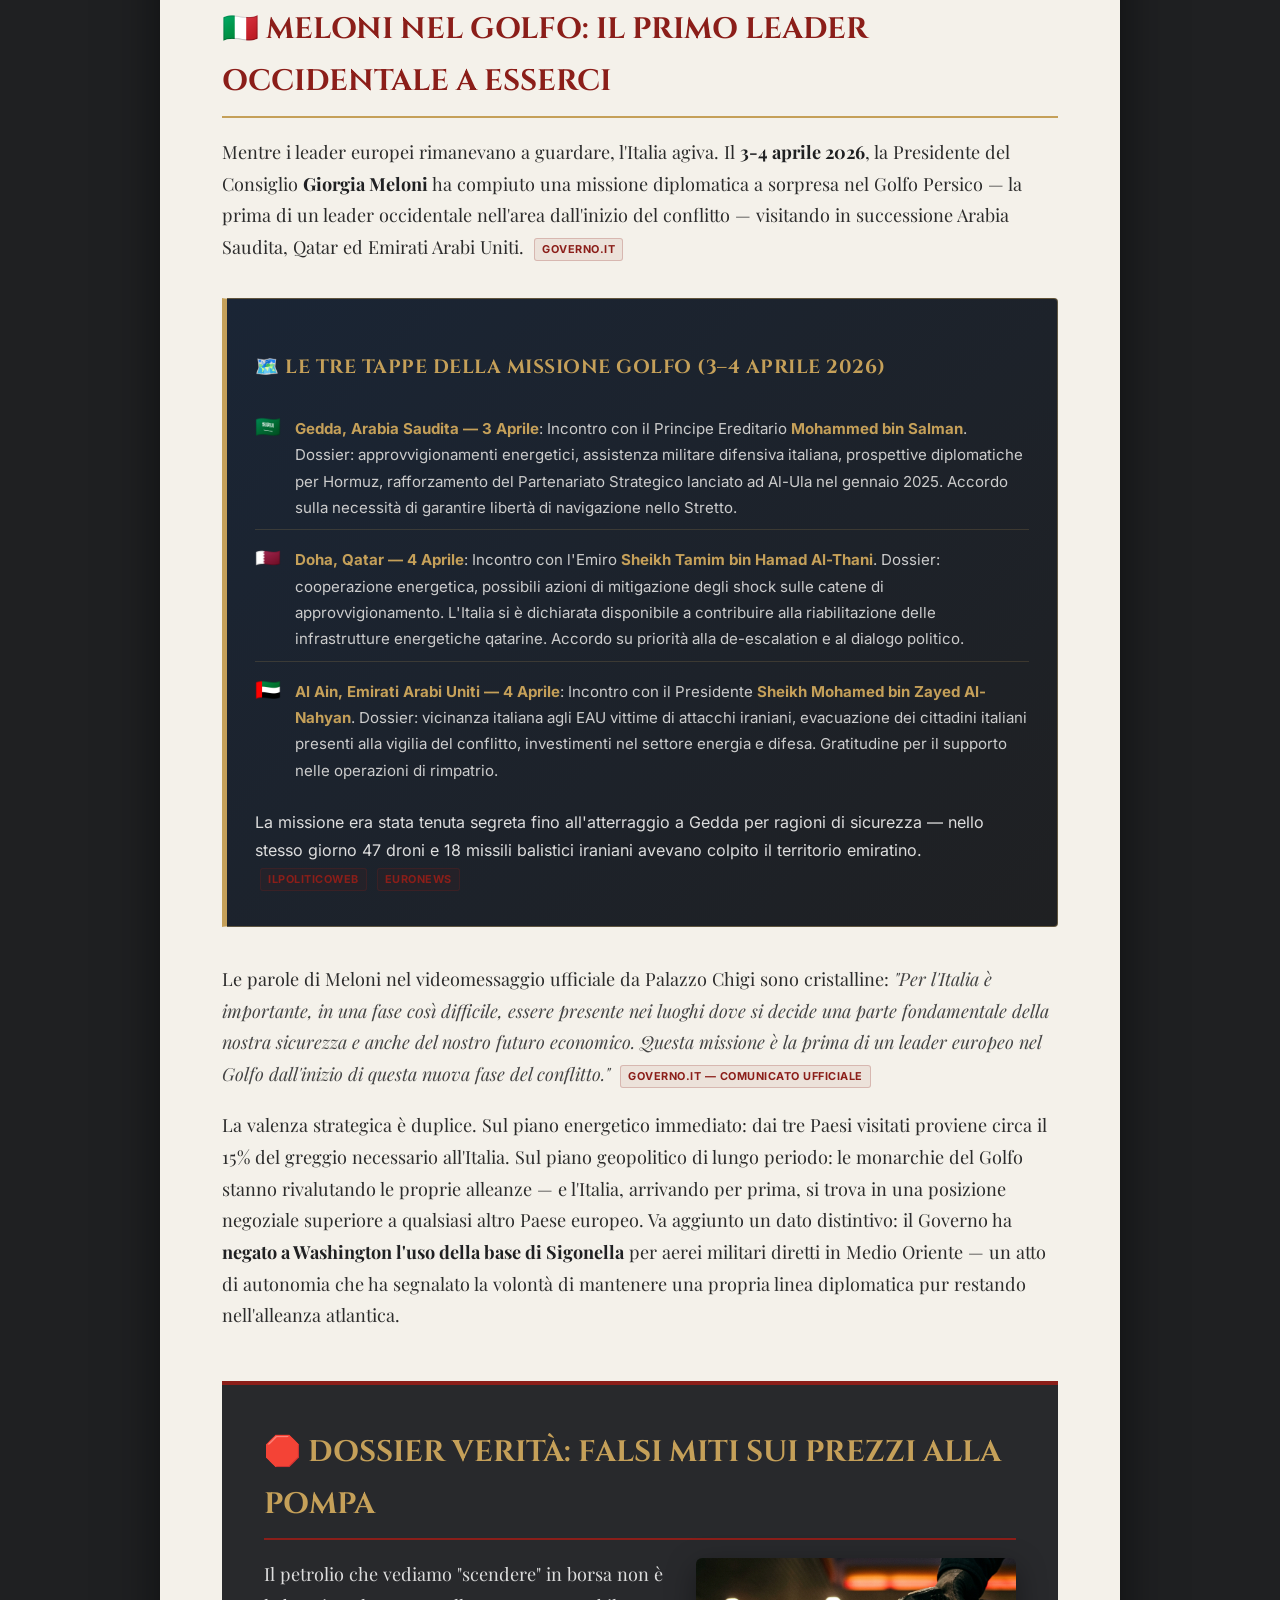
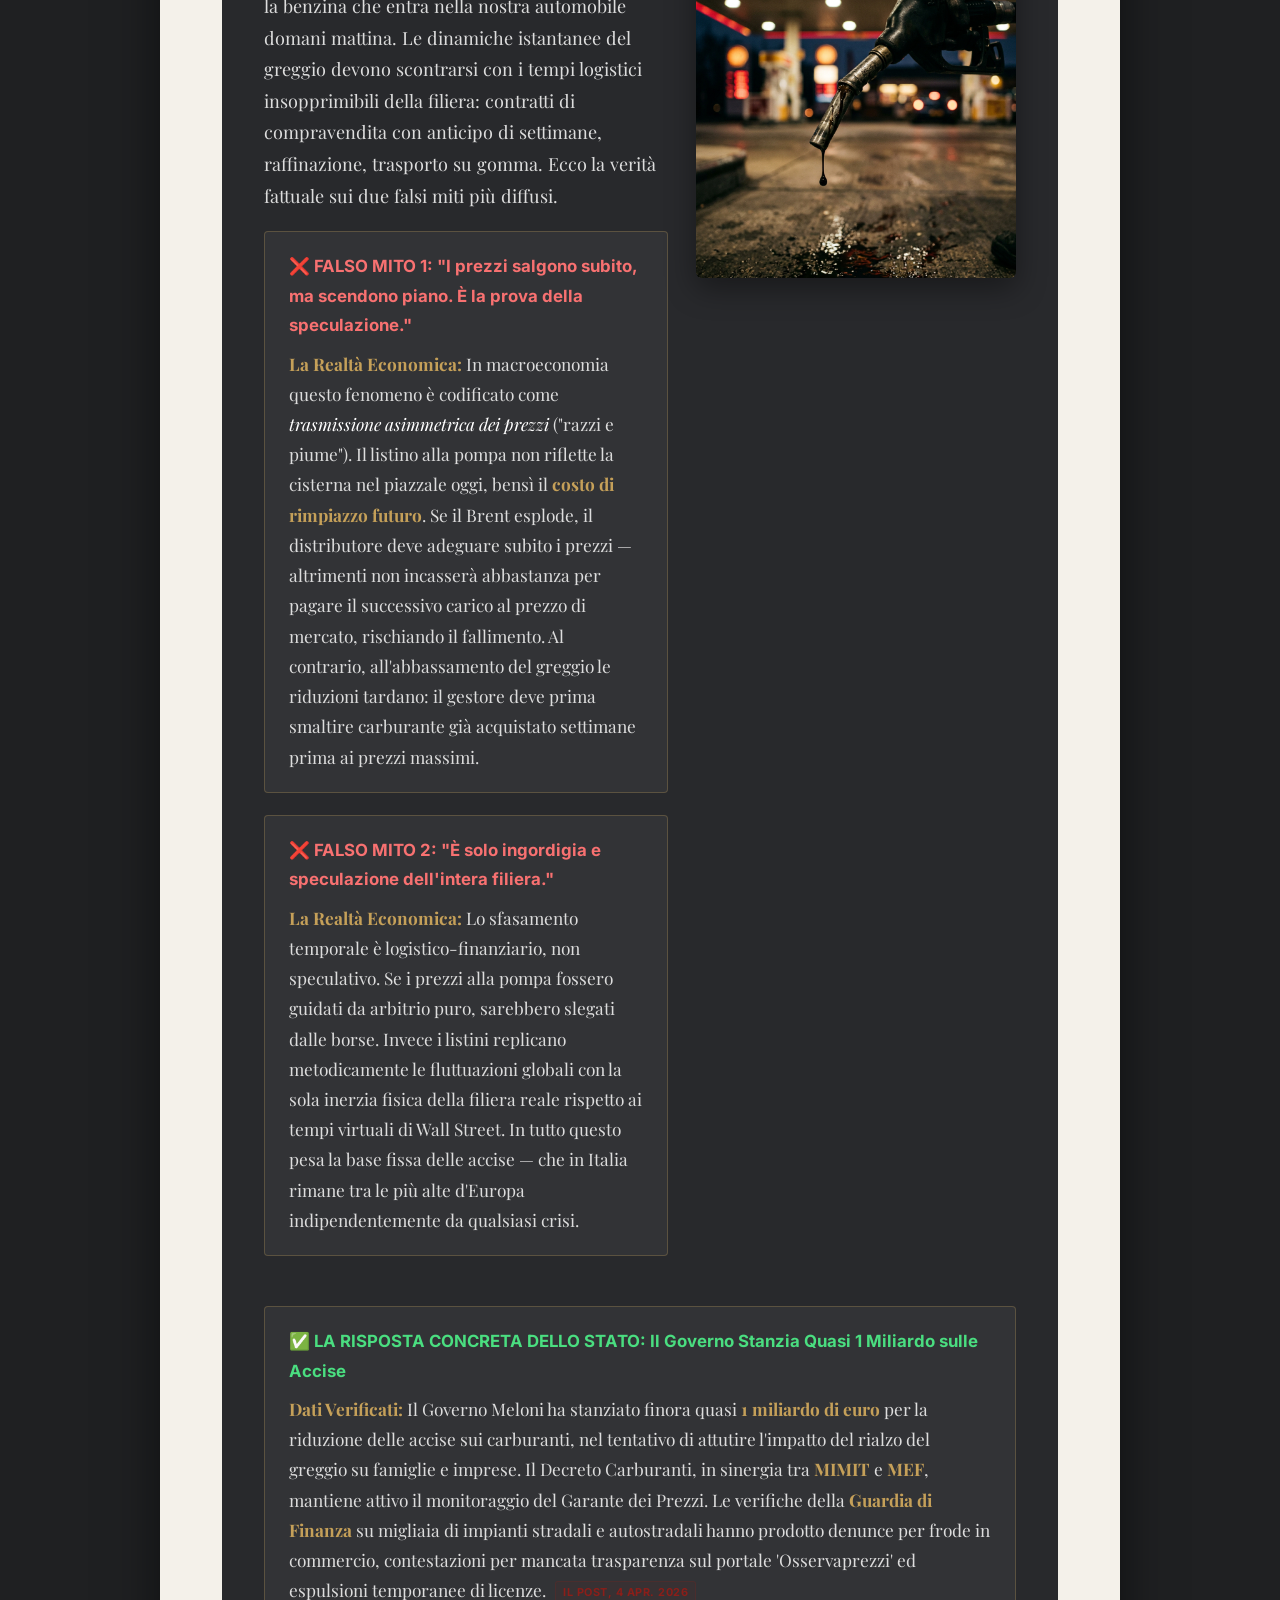
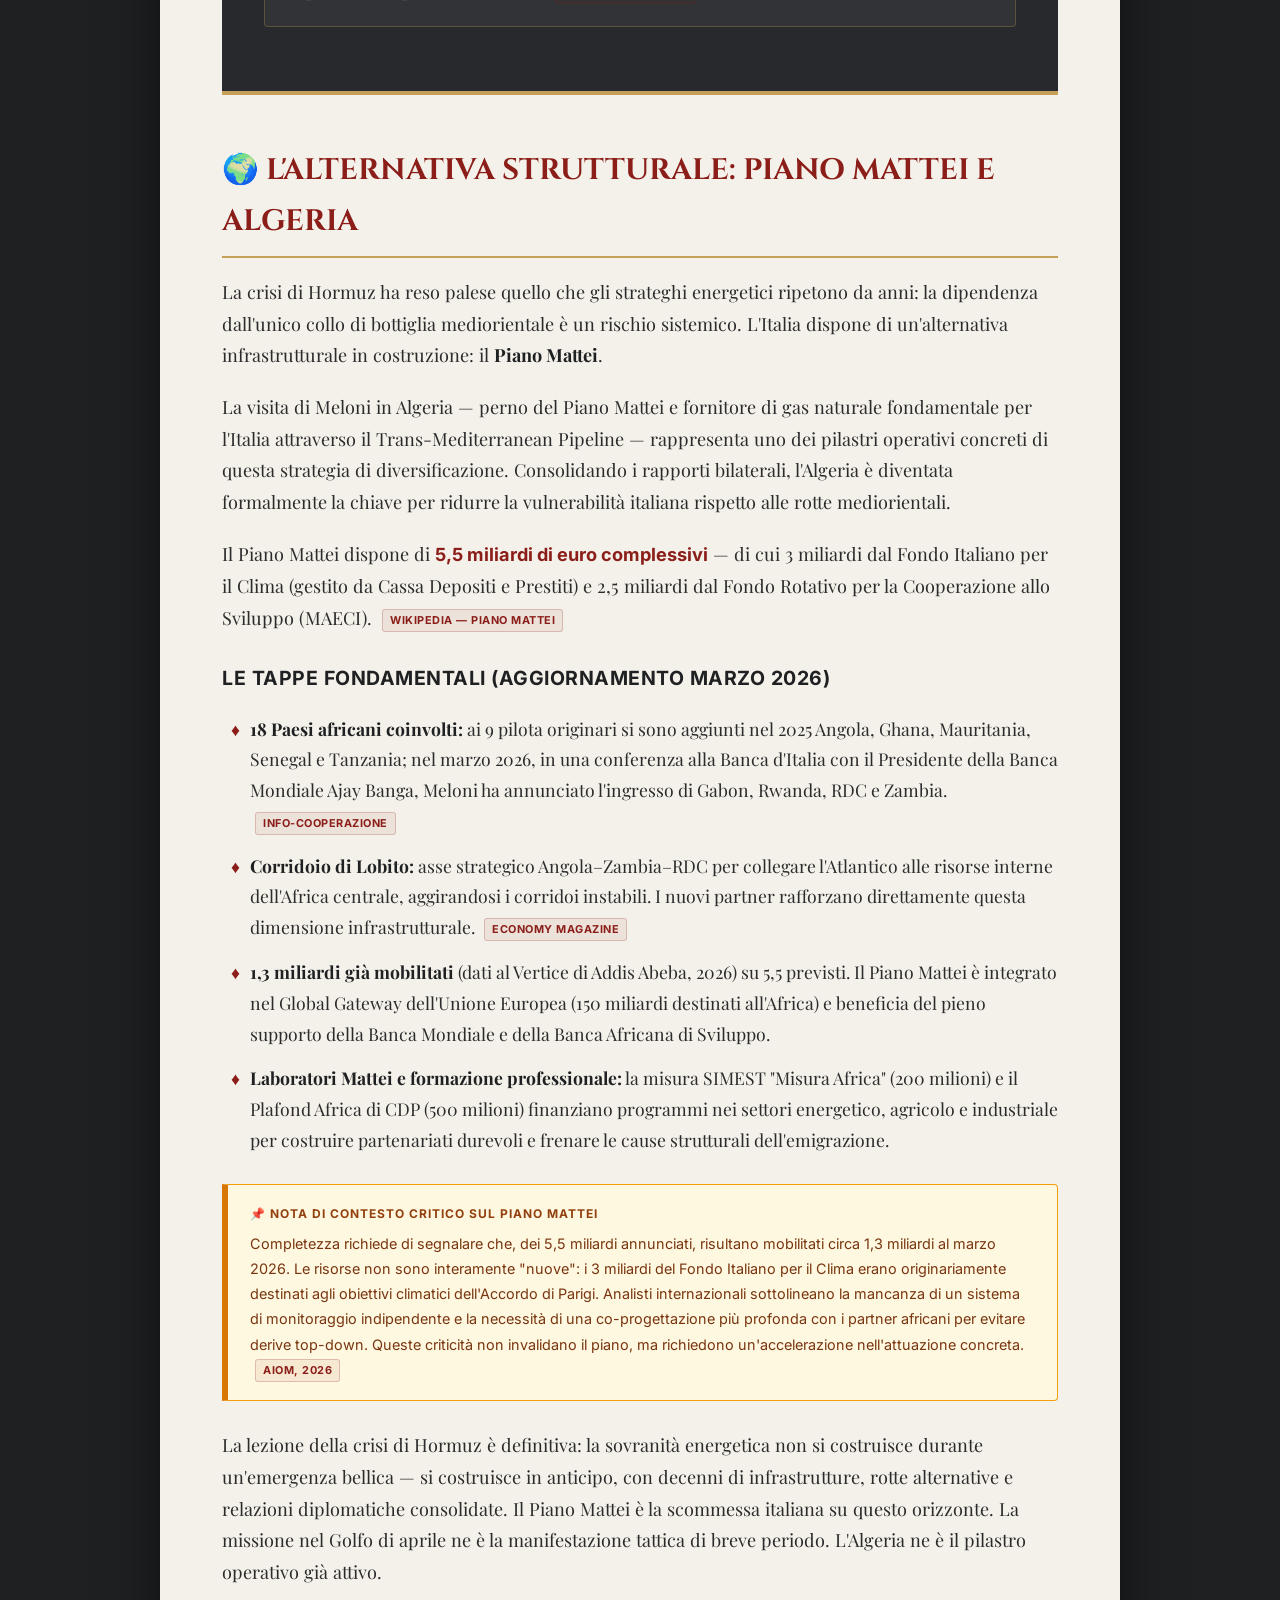
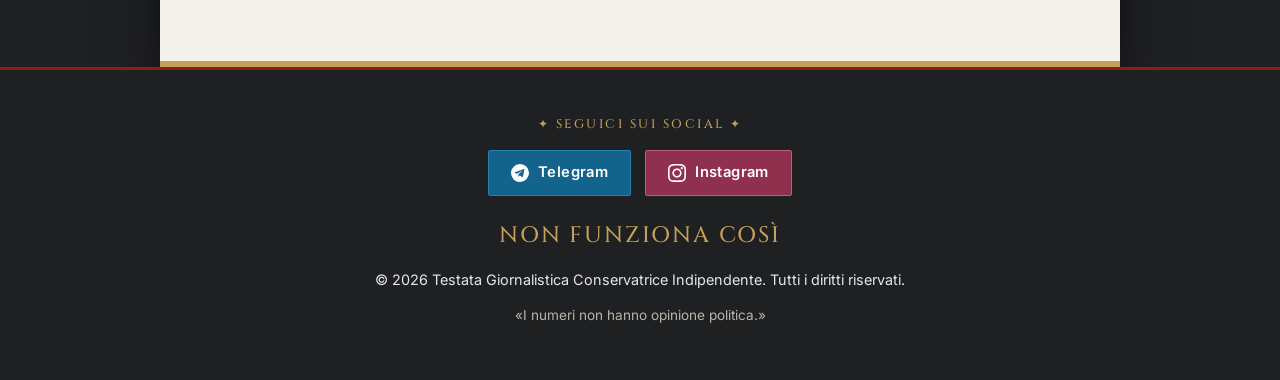
<file: articoli/petrolio_wti/index_petrolio.html>
<!DOCTYPE html>
<html lang="it">
<head>
    <meta charset="UTF-8">
    <meta http-equiv="Content-Security-Policy" content="default-src 'none'; script-src 'self'; script-src-attr 'none'; style-src 'self'; style-src-attr 'none'; img-src 'self'; font-src 'self'; connect-src 'none'; object-src 'none'; base-uri 'none'; form-action 'none'; frame-src 'none'; worker-src 'none'; manifest-src 'none'">
    <meta name="referrer" content="strict-origin-when-cross-origin">
    <meta name="viewport" content="width=device-width, initial-scale=1.0">
    <meta name="description" content="Dossier d'archivio del 15 aprile 2026. Brent al picco di $118 a fine marzo, poi a $95-97 alla data del dossier. Blocco USA, missione Meloni nel Golfo, Piano Mattei, analisi JP Morgan e Goldman Sachs nel contesto dell'epoca.">
    <title>Dossier: Petrolio, Blocco Hormuz e Piano Mattei — 15 Aprile 2026 | Non Funziona Così</title>
    <link rel="stylesheet" href="../../assets/css/shared.css">
    <link rel="stylesheet" href="../../assets/css/petrolio.css">
    <link rel="canonical" href="https://enniolizza.github.io/nonfunzionacosi/articoli/petrolio_wti/index_petrolio.html">
</head>
<body class="page-petrolio">
<a href="#main-content" class="skip-link">Salta al contenuto principale</a>

<!-- ===== HEADER ===== -->
<header>
    <div class="header-content">
        <a href="../../pagine/home.html" title="Home">
            <img src="../../loghi_&_fonts/immagini/logo_nonfunzionacosì.png" alt="Logo Non Funziona Così" class="logo-img">
        </a>
        <a href="../../pagine/home.html" class="site-title">Non Funziona Così</a>
        <a href="../../pagine/home.html" class="nav-link">← Prima Pagina</a>
    </div>
</header>

<aside class="archive-notice" aria-label="Nota di archivio">
    <strong>Articolo d'archivio · 15 aprile 2026.</strong>
    Prezzi, dati e scenario geopolitico si riferiscono a quella data. Il testo originale è conservato; le quotazioni non sono aggiornate in tempo reale.
</aside>

<!-- ===== HISTORICAL DATA STRIP ===== -->
<div class="live-strip">
    DATI AL 15 APRILE 2026 &nbsp;|&nbsp;
    Brent: <span class="brent-val">~$95–97/bbl</span> &nbsp;|&nbsp;
    WTI: <span class="brent-val">~$91/bbl</span> &nbsp;|&nbsp;
    Blocco navale CENTCOM porti iraniani: <span class="brent-val">ATTIVO A QUELLA DATA</span>
</div>

<!-- ===== MAIN ===== -->
<main id="main-content">
<article class="dossier-wrapper">

    <!-- HERO -->
    <div class="dossier-hero">
        <div class="hero-overlay">
            <span class="badge-dossier">🛢 Dossier Geopolitico — Edizione 15 Aprile 2026</span>
            <h1>Petrolio, Hormuz e Piano Mattei:<br>La Crisi che Ridisegna il Mondo</h1>
            <p class="subtitle">Dal caos iraniano al controllo USA: come il blocco navale ha cambiato la qualità dello shock energetico. Missione Meloni nel Golfo, analisi JP Morgan e Goldman Sachs, e l'alternativa strutturale italiana.</p>
        </div>
    </div>

    <!-- DATE STRIP -->
    <div class="date-strip">
        Pubblicazione: <span>15 Aprile 2026</span>
        &nbsp;·&nbsp; Ultimo aggiornamento dati: <span>15 Aprile 2026, ore 12:00</span>
        &nbsp;·&nbsp; Fonti principali: <span>EIA, IEA, Goldman Sachs, JP Morgan, CENTCOM, Governo.it</span>
    </div>

    <div class="content-body">

        <!-- ABSTRACT -->
        <div class="abstract-box">
            <strong>Sintesi del Dossier:</strong> La guerra USA-Israele contro l'Iran, iniziata il 28 febbraio 2026, ha prodotto il più grande shock di offerta petrolifera nella storia del mercato globale (Goldman Sachs). Il Brent ha toccato un picco di <strong>$118/barile a fine marzo</strong> — rialzo trimestrale record dal 1988 — ed è oggi in calo attorno ai <strong>$95–97/barile</strong> sulle speranze di nuovi negoziati. Ma il vero cambiamento è strutturale: con il blocco navale CENTCOM del 13 aprile, Hormuz non è più terreno di caos — è diventato un interruttore geopolitico. Il Governo Meloni ha risposto con pragmatismo concreto: la premier è stata il <strong>primo leader occidentale a volare nel Golfo</strong> dall'inizio del conflitto, e il Piano Mattei prosegue la sua marcia verso i 18 paesi africani. Analizziamo ogni dato con le fonti primarie.
        </div>

        <!-- SEZIONE 1: ISLAMABAD E BLOCCO CENTCOM -->
        <h2>⚔️ Il Fallimento di Islamabad e il Blocco Navale CENTCOM</h2>

        <p>La narrazione della de-escalation si è ufficialmente frantumata. I negoziati di <strong>Islamabad</strong> — guidati dal Vicepresidente USA <strong>JD Vance</strong> con Steve Witkoff e Jared Kushner, sul fronte iraniano rappresentato dal Presidente del Parlamento Qalibaf e dal Ministro degli Esteri Araghchi — sono collassati dopo 21 ore di trattative. Il <strong>12 aprile 2026</strong> Vance ha dichiarato la fine dei colloqui.</p>

        <p>Il giorno successivo, il Comando Centrale degli Stati Uniti (<strong>CENTCOM</strong>) ha avviato il blocco navale dei porti iraniani, entrato in vigore il <span class="highlight-data">13 aprile 2026 alle 10:00 ET</span>. Per implementarlo la US Navy ha dispiegato due Carrier Strike Group — <strong>USS Gerald R. Ford CSG</strong> e <strong>USS Abraham Lincoln CSG</strong> — affiancati da cacciatorpedinieri e unità per lo sminamento. <a href="https://www.centcom.mil/MEDIA/PRESS-RELEASES/Press-Release-View/Article/4457255/us-to-blockade-ships-entering-or-exiting-iranian-ports/" class="fonte" target="_blank" rel="noopener noreferrer">CENTCOM.mil</a></p>

        <div class="nota-verifica">
            <h4>📌 Precisazione tecnica sul perimetro del blocco</h4>
            <p>Il CENTCOM ha chiarito ufficialmente che le forze USA <em>"will not impede freedom of navigation for vessels transiting the Strait of Hormuz to and from non-Iranian ports."</em> Il blocco colpisce esclusivamente navi dirette verso o provenienti da <strong>porti iraniani</strong>, non tutto il traffico dello Stretto. Una distinzione legale rilevante, ma che non cambia la sostanza: lo Stretto rimane de facto ostruito dalle mine iraniane e dall'instabilità bellica. <a href="https://www.euronews.com/2026/04/13/us-blockade-of-iranian-ports-come-into-effect-as-trump-threatens-to-destroy-attack-ships" class="fonte" target="_blank" rel="noopener noreferrer">Euronews, 13 apr.</a></p>
        </div>

        <div class="pdf-figure">
            <img src="images/hormuz_map.png" alt="Mappa dello Stretto di Hormuz">
            <div class="pdf-caption">Figura 1 — Lo Stretto di Hormuz: attraverso questo corridoio di 54 km transitano in condizioni normali circa 20 milioni di barili al giorno, pari al 20% dei consumi petroliferi mondiali e al 27% del commercio marittimo di greggio. (Fonti: IEA, EIA — dati H1 2025)</div>
        </div>

        <!-- SEZIONE 2: NUMERI EIA -->
        <h3>Lo Shock dell'Offerta: Dati Ufficiali EIA al 15 Aprile 2026</h3>

        <p>L'<strong>EIA (U.S. Energy Information Administration)</strong> certifica nel suo rapporto trimestrale Q1 2026 un rialzo dei prezzi senza precedenti dal 1988 in termini reali: <a href="https://www.eia.gov/todayinenergy/detail.php?id=67424" class="fonte" target="_blank" rel="noopener noreferrer">EIA Q1 Review</a></p>

        <table class="analyst-table">
            <thead>
                <tr>
                    <th>Data / Periodo</th>
                    <th>Brent ($/bbl)</th>
                    <th>WTI ($/bbl)</th>
                    <th>Note</th>
                </tr>
            </thead>
            <tbody>
                <tr>
                    <td>Inizio 2026</td>
                    <td>$61</td>
                    <td>~$57</td>
                    <td>Pre-conflitto — proiezioni di surplus</td>
                </tr>
                <tr>
                    <td>28 feb. 2026</td>
                    <td>~$72</td>
                    <td>~$68</td>
                    <td>Giorno degli attacchi USA-Israele su Iran</td>
                </tr>
                <tr>
                    <td>9 mar. 2026</td>
                    <td class="up">$94</td>
                    <td class="up">~$88</td>
                    <td>Data chiusura STEO EIA di marzo — +50% YTD</td>
                </tr>
                <tr>
                    <td>31 mar. 2026</td>
                    <td class="up">$118</td>
                    <td>—</td>
                    <td>Fine Q1 — rialzo trimestrale record dal 1988</td>
                </tr>
                <tr>
                    <td><strong>Inizio apr. 2026</strong></td>
                    <td class="up"><strong>~$118 (picco)</strong></td>
                    <td class="up">~$106</td>
                    <td><strong>Massimo assoluto dei futures nella crisi</strong> — prezzi fisici spot più elevati (EIA April STEO)</td>
                </tr>
                <tr>
                    <td>7 apr. 2026</td>
                    <td>$109</td>
                    <td>$112</td>
                    <td>Ultimatum Trump a Teheran per Hormuz</td>
                </tr>
                <tr>
                    <td>13 apr. 2026</td>
                    <td>~$103</td>
                    <td>~$99</td>
                    <td>Rimbalzo +8% post-annuncio blocco CENTCOM</td>
                </tr>
                <tr>
                    <td><strong>15 apr. 2026 (oggi)</strong></td>
                    <td class="down"><strong>~$95–97</strong></td>
                    <td class="down"><strong>~$91</strong></td>
                    <td><strong>Calo su speranze nuovi negoziati USA-Iran</strong></td>
                </tr>
            </tbody>
        </table>

        <p>Attualmente il Brent tratta intorno ai <span class="highlight-data">$95–97/barile</span>, con il WTI a circa <span class="highlight-data">$91</span>. Il calo rispetto al picco riflette l'ottimismo del mercato sulla possibilità che i negoziati riprendano entro i prossimi giorni prima della scadenza del cessate il fuoco del 22 aprile. L'IEA ha avvertito che questo rimbalzo potrebbe essere prematuro: la chiusura prolungata dello Stretto minaccia di annullare la crescita globale della domanda petrolifera — sarebbe il primo calo annuale dal 2020. <a href="https://tradingeconomics.com/commodity/brent-crude-oil" class="fonte" target="_blank" rel="noopener noreferrer">TradingEconomics, 15 apr.</a> <a href="https://www.cnbc.com/2026/04/14/oil-wti-brent-as-markets-hormuz-blockade-vance-trump.html" class="fonte" target="_blank" rel="noopener noreferrer">CNBC, 14 apr.</a></p>

        <p>Sul fronte della produzione, l'EIA April STEO stima che Iraq, Arabia Saudita, Kuwait, EAU, Qatar e Bahrein abbiano collettivamente ridotto la produzione di <span class="highlight-data">7,5 milioni di barili/giorno a marzo</span>, con una proiezione di <span class="highlight-data">9,1 milioni b/g in aprile</span>. <a href="https://www.eia.gov/outlooks/steo/" class="fonte" target="_blank" rel="noopener noreferrer">EIA STEO Apr. 2026</a></p>

        <!-- SEZIONE 3: ANALISTI JP MORGAN E GOLDMAN -->
        <h2>📊 Cosa Dicono i Grandi Banche: JP Morgan e Goldman Sachs</h2>

        <p>Il consenso delle maggiori istituzioni finanziarie globali è unanime nell'identificare questa come la crisi di offerta petrolifera più grave nella storia del mercato moderno.</p>

        <div class="expert-quote">
            <blockquote>"Il più grande shock di offerta nella storia del mercato globale del greggio."</blockquote>
            <cite>— Goldman Sachs, commodities analyst Daan Struyven, marzo 2026 <a href="https://www.thestreet.com/investing/goldman-sachs-reset-oil-price-forecast-for-the-rest-of-2026" class="fonte" target="_blank" rel="noopener noreferrer">TheStreet</a></cite>
        </div>

        <p><strong>Goldman Sachs</strong> ha rivisto più volte al rialzo le sue previsioni nel corso della crisi. Il modello di base ora assume che i flussi attraverso Hormuz restino al 5–10% dei livelli normali per circa 6 settimane, seguito da un recupero graduale. In questo scenario, Goldman avverte che il Brent potrebbe <strong>mediare sopra i $100/barile per tutto il 2026</strong> se la chiusura si prolunga ulteriormente. Lo scenario estremo — chiusura di 5-6 mesi — vedrebbe il Brent spingersi verso i <span class="highlight-data">$135/barile</span>, con un impatto inflattivo che renderebbe quasi impossibili i tagli dei tassi da parte della Federal Reserve. <a href="https://oilprice.com/Latest-Energy-News/World-News/Goldman-Another-Month-of-Hormuz-Closure-Means-Over-100-Brent-Throughout-2026.html" class="fonte" target="_blank" rel="noopener noreferrer">OilPrice/Bloomberg</a></p>

        <div class="expert-quote">
            <blockquote>"Il Brent potrebbe sovra-performare verso i $150 al barile se lo Stretto di Hormuz resta effettivamente chiuso fino a metà maggio."</blockquote>
            <cite>— JP Morgan Commodities Research, aprile 2026 <a href="https://www.thestreet.com/economy/j-p-morgan-delivers-stark-warning-on-where-oil-prices-are-headed" class="fonte" target="_blank" rel="noopener noreferrer">TheStreet</a></cite>
        </div>

        <p><strong>JP Morgan</strong> ha emesso il warning più aggressivo: la banca newyorkese avverte che uno scenario di chiusura prolungata fino a metà maggio trasformerebbe l'attuale shock regionale nel più grande shock energetico della storia moderna, con ricadute sistemiche su inflazione, tassi e mercati finanziari globali. Solo un mese fa, la stessa JP Morgan prevedeva il Brent in recupero al range dei $60 entro fine 2026.</p>

        <table class="analyst-table">
            <thead>
                <tr>
                    <th>Istituzione</th>
                    <th>Scenario base 2026</th>
                    <th>Scenario avverso</th>
                    <th>Previsione Q4 2026</th>
                </tr>
            </thead>
            <tbody>
                <tr>
                    <td><strong>Goldman Sachs</strong></td>
                    <td>$85/bbl media annua</td>
                    <td class="up">$135/bbl (6 mesi chiusura)</td>
                    <td>$71/bbl (base) — $93 (risk)</td>
                </tr>
                <tr>
                    <td><strong>JP Morgan</strong></td>
                    <td>Altamente volatile</td>
                    <td class="up">$150/bbl (chiusura a metà mag.)</td>
                    <td>N/D</td>
                </tr>
                <tr>
                    <td><strong>EIA (Governo USA)</strong></td>
                    <td>$103 media marzo</td>
                    <td class="up">$115/bbl picco Q2</td>
                    <td class="down">~$70 (normaliz. fine 2026)</td>
                </tr>
                <tr>
                    <td><strong>Wood Mackenzie</strong></td>
                    <td>$90+/bbl = recessione USA/UE</td>
                    <td class="up">$200/bbl = recessione globale</td>
                    <td>N/D</td>
                </tr>
            </tbody>
        </table>

        <p>Va sottolineato che tutte le previsioni "ottimiste" (Brent < $80 a fine anno) assumono una riapertura dello Stretto nelle prossime settimane. Con la situazione attuale — blocco CENTCOM attivo, cessate il fuoco in scadenza il 22 aprile, negoziati in stand-by — tale scenario rimane incerto.</p>

        <!-- SEZIONE 4: CAOS VS CONTROLLO -->
        <div class="confronto-wrapper">
            <h2>⚡ La Svolta Analitica: Dal Caos Iraniano al Controllo USA</h2>

            <p>Questa è forse la dimensione meno compresa dalla comunicazione mainstream. Non si tratta semplicemente di "chi blocca Hormuz": si tratta di <strong>come</strong> viene bloccato, e di cosa cambia nella qualità dello shock. La differenza è abissale.</p>

            <div class="confronto-grid">
                <div class="confronto-card iraniano">
                    <h3>🇮🇷 Fase 1: Il Blocco Iraniano<br><small class="scenario-risk-label">(28 feb. → 12 apr. 2026)</small></h3>
                    <ul>
                        <li>Mine, attacchi sporadici, sequestri, minacce</li>
                        <li>Alcune navi passavano, altre no</li>
                        <li>Decisione basata sul rischio percepito</li>
                        <li>Pedaggi di transito imposti dall'Iran</li>
                        <li>Il mercato si adattava con rotte alternative</li>
                        <li>Cina e altri Paesi continuavano ad acquistare petrolio iraniano</li>
                        <li>Prezzi alti per <em>paura</em> e incertezza</li>
                    </ul>
                    <p class="scenario-risk-note">"Forse passi. Forse vieni attaccato. A tuo rischio e pericolo."</p>
                </div>

                <div class="confronto-card americano">
                    <h3>🇺🇸 Fase 2: Il Blocco USA<br><small class="scenario-positive-label">(13 apr. 2026 → oggi)</small></h3>
                    <ul>
                        <li>Regole chiare: blocco dei porti iraniani</li>
                        <li>Selezione militare di chi può passare</li>
                        <li>Controllo navale continuo con due Carrier Strike Group</li>
                        <li>Intercettazione di navi che hanno pagato pedaggi all'Iran</li>
                        <li>Flussi precisi interrotti: colpisce direttamente le esportazioni iraniane</li>
                        <li>Forza una scelta geopolitica a Cina e India</li>
                        <li>Prezzi alti per <em>decisione strutturale</em></li>
                    </ul>
                    <p class="scenario-positive-note">"Passi SOLO se ti è permesso dalla Marina degli Stati Uniti."</p>
                </div>
            </div>

            <div class="confronto-conclusion">
                <p>La conseguenza più profonda non è nei numeri del prezzo — è nella <strong>qualità dello shock</strong>. Con il blocco iraniano, lo shock era temporaneo, imprevedibile, adattabile. Con il blocco USA, lo shock diventa <strong>sistemico, prolungabile a volontà politica, un'arma economica diretta</strong>. Hormuz non è più uno stretto: è un <strong>filtro</strong>, un <strong>interruttore geopolitico</strong>. Per la prima volta nella storia, non è più solo il caos a muovere i prezzi del petrolio, ma una <strong>scelta politica precisa e calcolata da Washington</strong>. Questo cambia ogni modello previsionale sui mercati energetici.</p>
            </div>
        </div>

        <!-- SEZIONE 5: MISSIONE MELONI GOLFO -->
        <h2>🇮🇹 Meloni nel Golfo: Il Primo Leader Occidentale a Esserci</h2>

        <p>Mentre i leader europei rimanevano a guardare, l'Italia agiva. Il <strong>3-4 aprile 2026</strong>, la Presidente del Consiglio <strong>Giorgia Meloni</strong> ha compiuto una missione diplomatica a sorpresa nel Golfo Persico — la prima di un leader occidentale nell'area dall'inizio del conflitto — visitando in successione Arabia Saudita, Qatar ed Emirati Arabi Uniti. <a href="https://www.governo.it/it/articolo/visita-arabia-saudita-qatar-ed-emirati-arabi-uniti-il-videomessaggio-del-presidente-meloni" class="fonte" target="_blank" rel="noopener noreferrer">Governo.it</a></p>

        <div class="golfo-box">
            <h3>🗺️ Le Tre Tappe della Missione Golfo (3–4 Aprile 2026)</h3>

            <div class="tappa">
                <span class="tappa-flag">🇸🇦</span>
                <div class="tappa-text">
                    <strong>Gedda, Arabia Saudita — 3 Aprile</strong>: Incontro con il Principe Ereditario <strong>Mohammed bin Salman</strong>. Dossier: approvvigionamenti energetici, assistenza militare difensiva italiana, prospettive diplomatiche per Hormuz, rafforzamento del Partenariato Strategico lanciato ad Al-Ula nel gennaio 2025. Accordo sulla necessità di garantire libertà di navigazione nello Stretto.
                </div>
            </div>

            <div class="tappa">
                <span class="tappa-flag">🇶🇦</span>
                <div class="tappa-text">
                    <strong>Doha, Qatar — 4 Aprile</strong>: Incontro con l'Emiro <strong>Sheikh Tamim bin Hamad Al-Thani</strong>. Dossier: cooperazione energetica, possibili azioni di mitigazione degli shock sulle catene di approvvigionamento. L'Italia si è dichiarata disponibile a contribuire alla riabilitazione delle infrastrutture energetiche qatarine. Accordo su priorità alla de-escalation e al dialogo politico.
                </div>
            </div>

            <div class="tappa">
                <span class="tappa-flag">🇦🇪</span>
                <div class="tappa-text">
                    <strong>Al Ain, Emirati Arabi Uniti — 4 Aprile</strong>: Incontro con il Presidente <strong>Sheikh Mohamed bin Zayed Al-Nahyan</strong>. Dossier: vicinanza italiana agli EAU vittime di attacchi iraniani, evacuazione dei cittadini italiani presenti alla vigilia del conflitto, investimenti nel settore energia e difesa. Gratitudine per il supporto nelle operazioni di rimpatrio.
                </div>
            </div>

            <p class="paragraph-spaced">La missione era stata tenuta segreta fino all'atterraggio a Gedda per ragioni di sicurezza — nello stesso giorno 47 droni e 18 missili balistici iraniani avevano colpito il territorio emiratino. <a href="https://www.ilpoliticoweb.it/meloni-golfo-sicurezza-energetica-arabia-saudita-qatar/" class="fonte" target="_blank" rel="noopener noreferrer">IlPoliticoWeb</a> <a href="https://it.euronews.com/2026/04/04/meloni-nel-golfo-sintonia-su-gas-e-difesa-con-qatar-emirati-e-arabia-saudita-critiche-da-s" class="fonte" target="_blank" rel="noopener noreferrer">Euronews</a></p>
        </div>

        <p>Le parole di Meloni nel videomessaggio ufficiale da Palazzo Chigi sono cristalline: <em>"Per l'Italia è importante, in una fase così difficile, essere presente nei luoghi dove si decide una parte fondamentale della nostra sicurezza e anche del nostro futuro economico. Questa missione è la prima di un leader europeo nel Golfo dall'inizio di questa nuova fase del conflitto."</em> <a href="https://www.governo.it/it/articolo/visita-arabia-saudita-qatar-ed-emirati-arabi-uniti-il-videomessaggio-del-presidente-meloni" class="fonte" target="_blank" rel="noopener noreferrer">Governo.it — comunicato ufficiale</a></p>

        <p>La valenza strategica è duplice. Sul piano energetico immediato: dai tre Paesi visitati proviene circa il 15% del greggio necessario all'Italia. Sul piano geopolitico di lungo periodo: le monarchie del Golfo stanno rivalutando le proprie alleanze — e l'Italia, arrivando per prima, si trova in una posizione negoziale superiore a qualsiasi altro Paese europeo. Va aggiunto un dato distintivo: il Governo ha <strong>negato a Washington l'uso della base di Sigonella</strong> per aerei militari diretti in Medio Oriente — un atto di autonomia che ha segnalato la volontà di mantenere una propria linea diplomatica pur restando nell'alleanza atlantica.</p>

        <!-- SEZIONE 6: DEBUNKING -->
        <div class="debunk-section">
            <h2>🛑 Dossier Verità: Falsi Miti sui Prezzi alla Pompa</h2>

            <div class="debunk-content">
                <div class="debunk-text">
                    <p>Il petrolio che vediamo "scendere" in borsa non è la benzina che entra nella nostra automobile domani mattina. Le dinamiche istantanee del greggio devono scontrarsi con i tempi logistici insopprimibili della filiera: contratti di compravendita con anticipo di settimane, raffinazione, trasporto su gomma. Ecco la verità fattuale sui due falsi miti più diffusi.</p>

                    <div class="debunk-box fake">
                        <h4>❌ FALSO MITO 1: "I prezzi salgono subito, ma scendono piano. È la prova della speculazione."</h4>
                        <p><strong>La Realtà Economica:</strong> In macroeconomia questo fenomeno è codificato come <em>trasmissione asimmetrica dei prezzi</em> ("razzi e piume"). Il listino alla pompa non riflette la cisterna nel piazzale oggi, bensì il <strong>costo di rimpiazzo futuro</strong>. Se il Brent esplode, il distributore deve adeguare subito i prezzi — altrimenti non incasserà abbastanza per pagare il successivo carico al prezzo di mercato, rischiando il fallimento. Al contrario, all'abbassamento del greggio le riduzioni tardano: il gestore deve prima smaltire carburante già acquistato settimane prima ai prezzi massimi.</p>
                    </div>

                    <div class="debunk-box fake">
                        <h4>❌ FALSO MITO 2: "È solo ingordigia e speculazione dell'intera filiera."</h4>
                        <p><strong>La Realtà Economica:</strong> Lo sfasamento temporale è logistico-finanziario, non speculativo. Se i prezzi alla pompa fossero guidati da arbitrio puro, sarebbero slegati dalle borse. Invece i listini replicano metodicamente le fluttuazioni globali con la sola inerzia fisica della filiera reale rispetto ai tempi virtuali di Wall Street. In tutto questo pesa la base fissa delle accise — che in Italia rimane tra le più alte d'Europa indipendentemente da qualsiasi crisi.</p>
                    </div>
                </div>

                <div class="debunk-image">
                    <img src="images/fuel_pump.png" alt="Rincaro prezzi carburanti in Italia">
                </div>
            </div>

            <div class="section-spaced debunk-box real">
                <h4>✅ LA RISPOSTA CONCRETA DELLO STATO: Il Governo Stanzia Quasi 1 Miliardo sulle Accise</h4>
                <p><strong>Dati Verificati:</strong> Il Governo Meloni ha stanziato finora quasi <strong>1 miliardo di euro</strong> per la riduzione delle accise sui carburanti, nel tentativo di attutire l'impatto del rialzo del greggio su famiglie e imprese. Il Decreto Carburanti, in sinergia tra <strong>MIMIT</strong> e <strong>MEF</strong>, mantiene attivo il monitoraggio del Garante dei Prezzi. Le verifiche della <strong>Guardia di Finanza</strong> su migliaia di impianti stradali e autostradali hanno prodotto denunce per frode in commercio, contestazioni per mancata trasparenza sul portale 'Osservaprezzi' ed espulsioni temporanee di licenze. <a href="https://www.ilpost.it/2026/04/04/giorgia-meloni-visita-golfo-persico-arabia-saudita/" class="fonte" target="_blank" rel="noopener noreferrer">Il Post, 4 apr. 2026</a></p>
            </div>
        </div>

        <!-- SEZIONE 7: PIANO MATTEI -->
        <h2>🌍 L'Alternativa Strutturale: Piano Mattei e Algeria</h2>

        <p>La crisi di Hormuz ha reso palese quello che gli strateghi energetici ripetono da anni: la dipendenza dall'unico collo di bottiglia mediorientale è un rischio sistemico. L'Italia dispone di un'alternativa infrastrutturale in costruzione: il <strong>Piano Mattei</strong>.</p>

        <p>La visita di Meloni in Algeria — perno del Piano Mattei e fornitore di gas naturale fondamentale per l'Italia attraverso il Trans-Mediterranean Pipeline — rappresenta uno dei pilastri operativi concreti di questa strategia di diversificazione. Consolidando i rapporti bilaterali, l'Algeria è diventata formalmente la chiave per ridurre la vulnerabilità italiana rispetto alle rotte mediorientali.</p>

        <p>Il Piano Mattei dispone di <span class="highlight-data">5,5 miliardi di euro complessivi</span> — di cui 3 miliardi dal Fondo Italiano per il Clima (gestito da Cassa Depositi e Prestiti) e 2,5 miliardi dal Fondo Rotativo per la Cooperazione allo Sviluppo (MAECI). <a href="https://it.wikipedia.org/wiki/Piano_Mattei_per_l'Africa" class="fonte" target="_blank" rel="noopener noreferrer">Wikipedia — Piano Mattei</a></p>

        <h3>Le Tappe Fondamentali (Aggiornamento Marzo 2026)</h3>
        <ul class="dossier-list">
            <li><strong>18 Paesi africani coinvolti:</strong> ai 9 pilota originari si sono aggiunti nel 2025 Angola, Ghana, Mauritania, Senegal e Tanzania; nel marzo 2026, in una conferenza alla Banca d'Italia con il Presidente della Banca Mondiale Ajay Banga, Meloni ha annunciato l'ingresso di Gabon, Rwanda, RDC e Zambia. <a href="https://www.info-cooperazione.it/2026/3/quattro-nuovi-paesi-nel-piano-mattei" class="fonte" target="_blank" rel="noopener noreferrer">Info-Cooperazione</a></li>
            <li><strong>Corridoio di Lobito:</strong> asse strategico Angola–Zambia–RDC per collegare l'Atlantico alle risorse interne dell'Africa centrale, aggirandosi i corridoi instabili. I nuovi partner rafforzano direttamente questa dimensione infrastrutturale. <a href="https://www.economymagazine.it/il-piano-mattei-aggiunge-alti-4-paesi-africani-gabon-ruanda-zambia-e-congo/" class="fonte" target="_blank" rel="noopener noreferrer">Economy Magazine</a></li>
            <li><strong>1,3 miliardi già mobilitati</strong> (dati al Vertice di Addis Abeba, 2026) su 5,5 previsti. Il Piano Mattei è integrato nel Global Gateway dell'Unione Europea (150 miliardi destinati all'Africa) e beneficia del pieno supporto della Banca Mondiale e della Banca Africana di Sviluppo.</li>
            <li><strong>Laboratori Mattei e formazione professionale:</strong> la misura SIMEST "Misura Africa" (200 milioni) e il Plafond Africa di CDP (500 milioni) finanziano programmi nei settori energetico, agricolo e industriale per costruire partenariati durevoli e frenare le cause strutturali dell'emigrazione.</li>
        </ul>

        <div class="nota-verifica">
            <h4>📌 Nota di contesto critico sul Piano Mattei</h4>
            <p>Completezza richiede di segnalare che, dei 5,5 miliardi annunciati, risultano mobilitati circa 1,3 miliardi al marzo 2026. Le risorse non sono interamente "nuove": i 3 miliardi del Fondo Italiano per il Clima erano originariamente destinati agli obiettivi climatici dell'Accordo di Parigi. Analisti internazionali sottolineano la mancanza di un sistema di monitoraggio indipendente e la necessità di una co-progettazione più profonda con i partner africani per evitare derive top-down. Queste criticità non invalidano il piano, ma richiedono un'accelerazione nell'attuazione concreta. <a href="https://www.aiom.fvg.it/il-vertice-italia-africa-2026-e-il-rilancio-del-piano-mattei-tra-ambizioni-geopolitiche-e-sostenibilita-strategica/" class="fonte" target="_blank" rel="noopener noreferrer">AIOM, 2026</a></p>
        </div>

        <p>La lezione della crisi di Hormuz è definitiva: la sovranità energetica non si costruisce durante un'emergenza bellica — si costruisce in anticipo, con decenni di infrastrutture, rotte alternative e relazioni diplomatiche consolidate. Il Piano Mattei è la scommessa italiana su questo orizzonte. La missione nel Golfo di aprile ne è la manifestazione tattica di breve periodo. L'Algeria ne è il pilastro operativo già attivo.</p>

    </div><!-- /content-body -->
</article>
</main>

<!-- ===== FOOTER ===== -->
<footer>
    <div class="container">
                    <!-- ===== SEGUICI SUI SOCIAL ===== -->
            <div class="footer-social">
                <p class="footer-social-label">&#10022; Seguici sui Social &#10022;</p>
                <div class="footer-social-links">
                    <a href="https://t.me/nonfunzionacosi"
                       class="social-pill social-pill-telegram"
                       target="_blank"
                       rel="noopener noreferrer"
                       aria-label="Canale Telegram &#8212; Non Funziona Cos&#236;">
                        <svg viewBox="0 0 24 24" xmlns="http://www.w3.org/2000/svg" aria-hidden="true">
                            <path d="M11.944 0A12 12 0 1 0 24 12 12 12 0 0 0 11.944 0zm5.92 7.36-2.018 9.51c-.147.657-.54.817-1.086.508l-3-2.21-1.446 1.39c-.16.16-.295.295-.605.295l.214-3.052 5.554-5.02c.242-.215-.054-.335-.373-.12l-6.865 4.325-2.964-.926c-.643-.2-.655-.643.136-.95l11.58-4.463c.536-.194 1.004.133.833.94z"/>
                        </svg>
                        Telegram
                    </a>
                    <a href="https://www.instagram.com/_nonfunzionacosi_?igsh=dXcxcTM4cHFmbGs5&amp;utm_source=qr"
                       class="social-pill social-pill-instagram"
                       target="_blank"
                       rel="noopener noreferrer"
                       aria-label="Profilo Instagram &#8212; Non Funziona Cos&#236;">
                        <svg viewBox="0 0 24 24" xmlns="http://www.w3.org/2000/svg" aria-hidden="true">
                            <path d="M12 2.163c3.204 0 3.584.012 4.85.07 3.252.148 4.771 1.691 4.919 4.919.058 1.265.069 1.645.069 4.849 0 3.205-.012 3.584-.069 4.849-.149 3.225-1.664 4.771-4.919 4.919-1.266.058-1.644.07-4.85.07-3.204 0-3.584-.012-4.849-.07-3.26-.149-4.771-1.699-4.919-4.92-.058-1.265-.07-1.644-.07-4.849 0-3.204.013-3.583.07-4.849.149-3.227 1.664-4.771 4.919-4.919 1.266-.057 1.645-.069 4.849-.069zm0-2.163c-3.259 0-3.667.014-4.947.072-4.358.2-6.78 2.618-6.98 6.98-.059 1.281-.073 1.689-.073 4.948 0 3.259.014 3.668.072 4.948.2 4.358 2.618 6.78 6.98 6.98 1.281.058 1.689.072 4.948.072 3.259 0 3.668-.014 4.948-.072 4.354-.2 6.782-2.618 6.979-6.98.059-1.28.073-1.689.073-4.948 0-3.259-.014-3.667-.072-4.947-.196-4.354-2.617-6.78-6.979-6.98-1.281-.059-1.69-.073-4.949-.073zm0 5.838c-3.403 0-6.162 2.759-6.162 6.162s2.759 6.163 6.162 6.163 6.162-2.759 6.162-6.163c0-3.403-2.759-6.162-6.162-6.162zm0 10.162c-2.209 0-4-1.79-4-4 0-2.209 1.791-4 4-4s4 1.791 4 4c0 2.209-1.791 4-4 4zm6.406-11.845c-.796 0-1.441.645-1.441 1.44s.645 1.44 1.441 1.44c.795 0 1.439-.645 1.439-1.44s-.644-1.44-1.439-1.44z"/>
                        </svg>
                        Instagram
                    </a>
                </div>
            </div>
            <div class="footer-logo">Non Funziona Così</div>
        <p>&copy; 2026 Testata Giornalistica Conservatrice Indipendente. Tutti i diritti riservati.</p>
        <p class="footer-motto">«I numeri non hanno opinione politica.»</p>
    </div>
</footer>

</body>
</html>
</file>
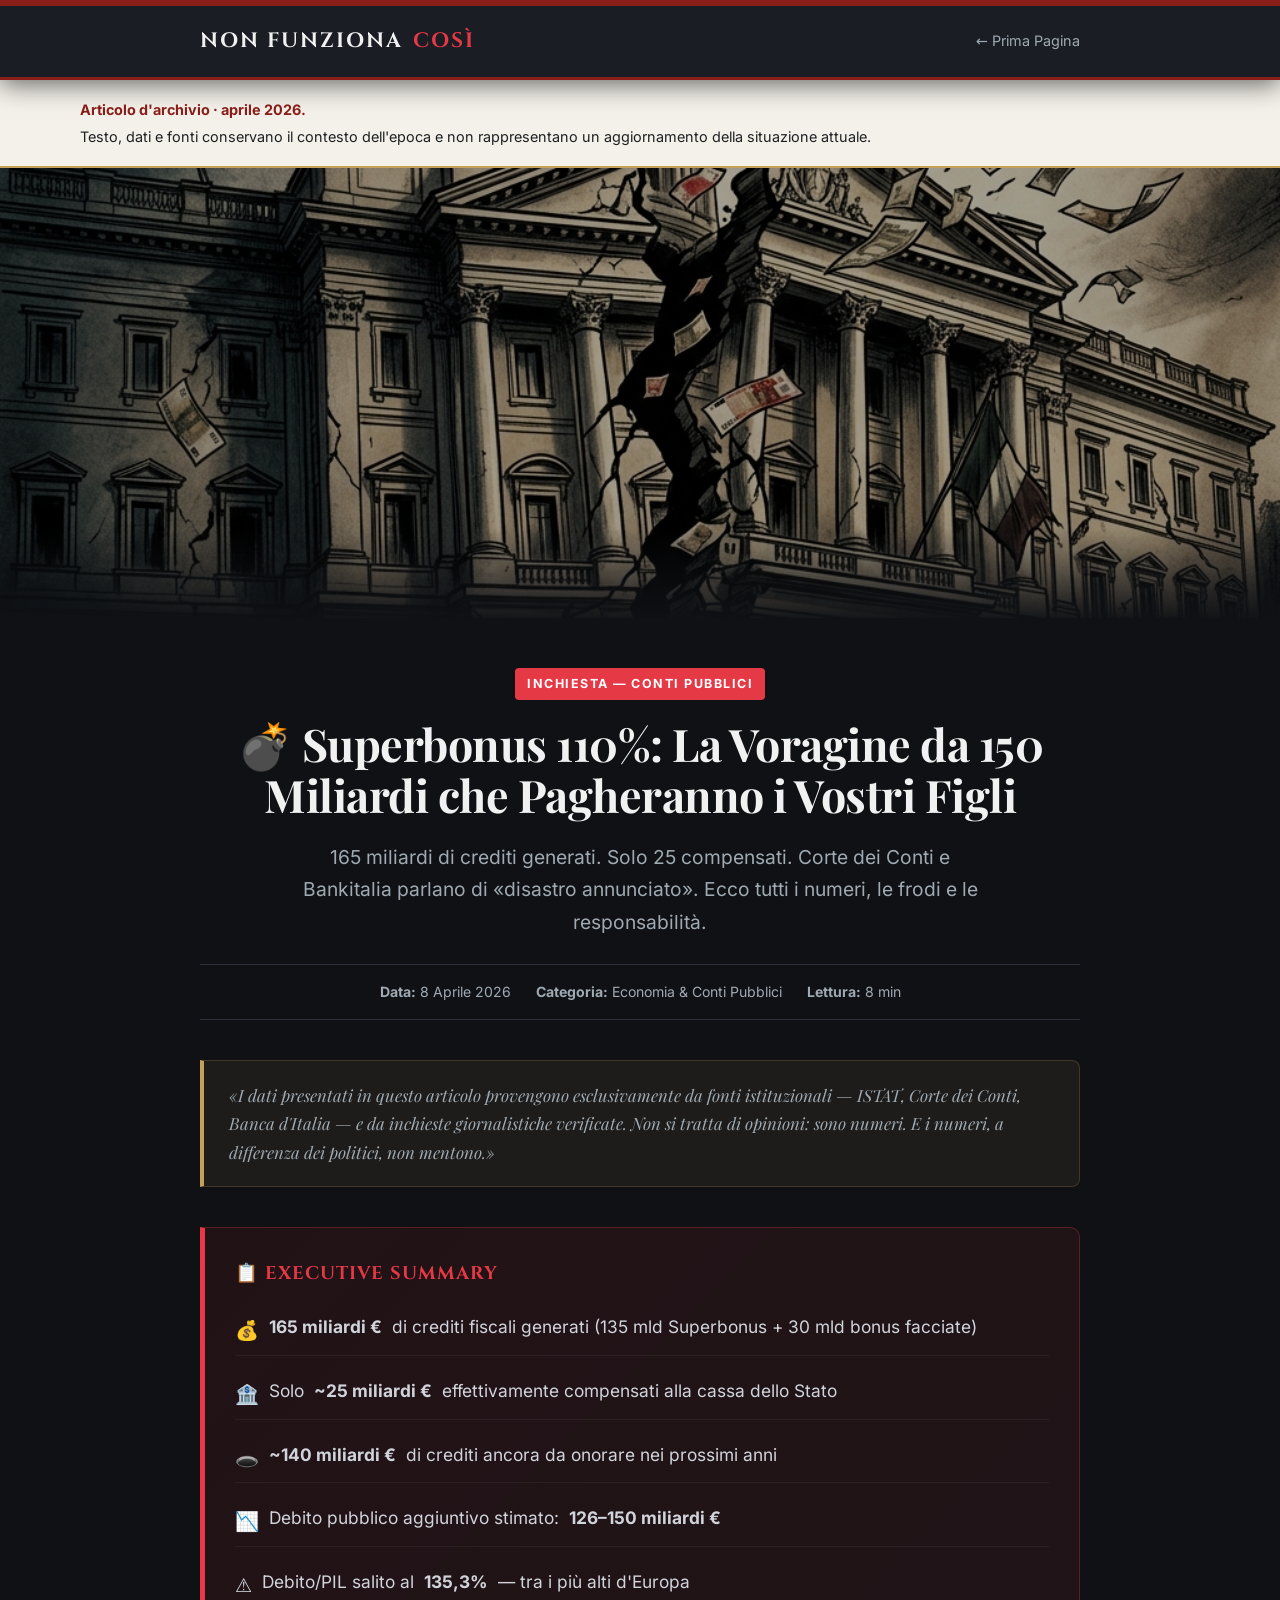
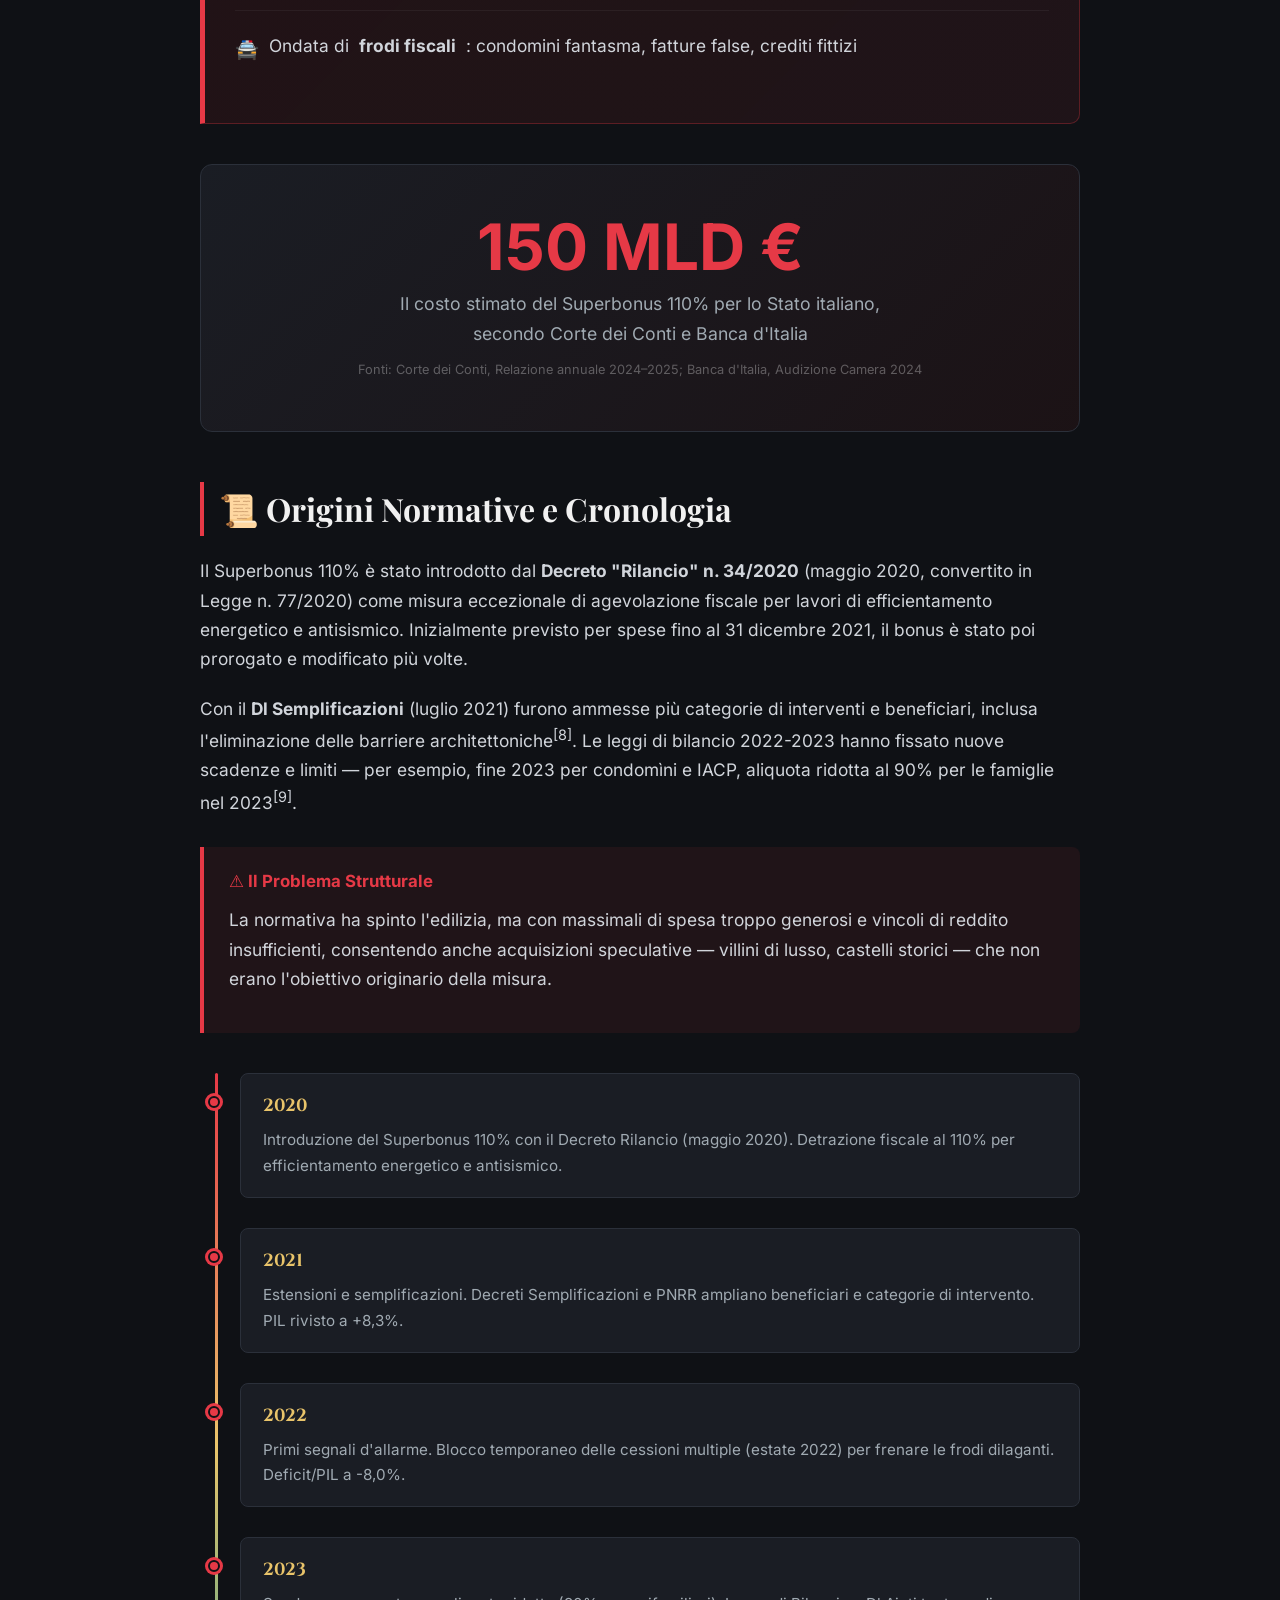
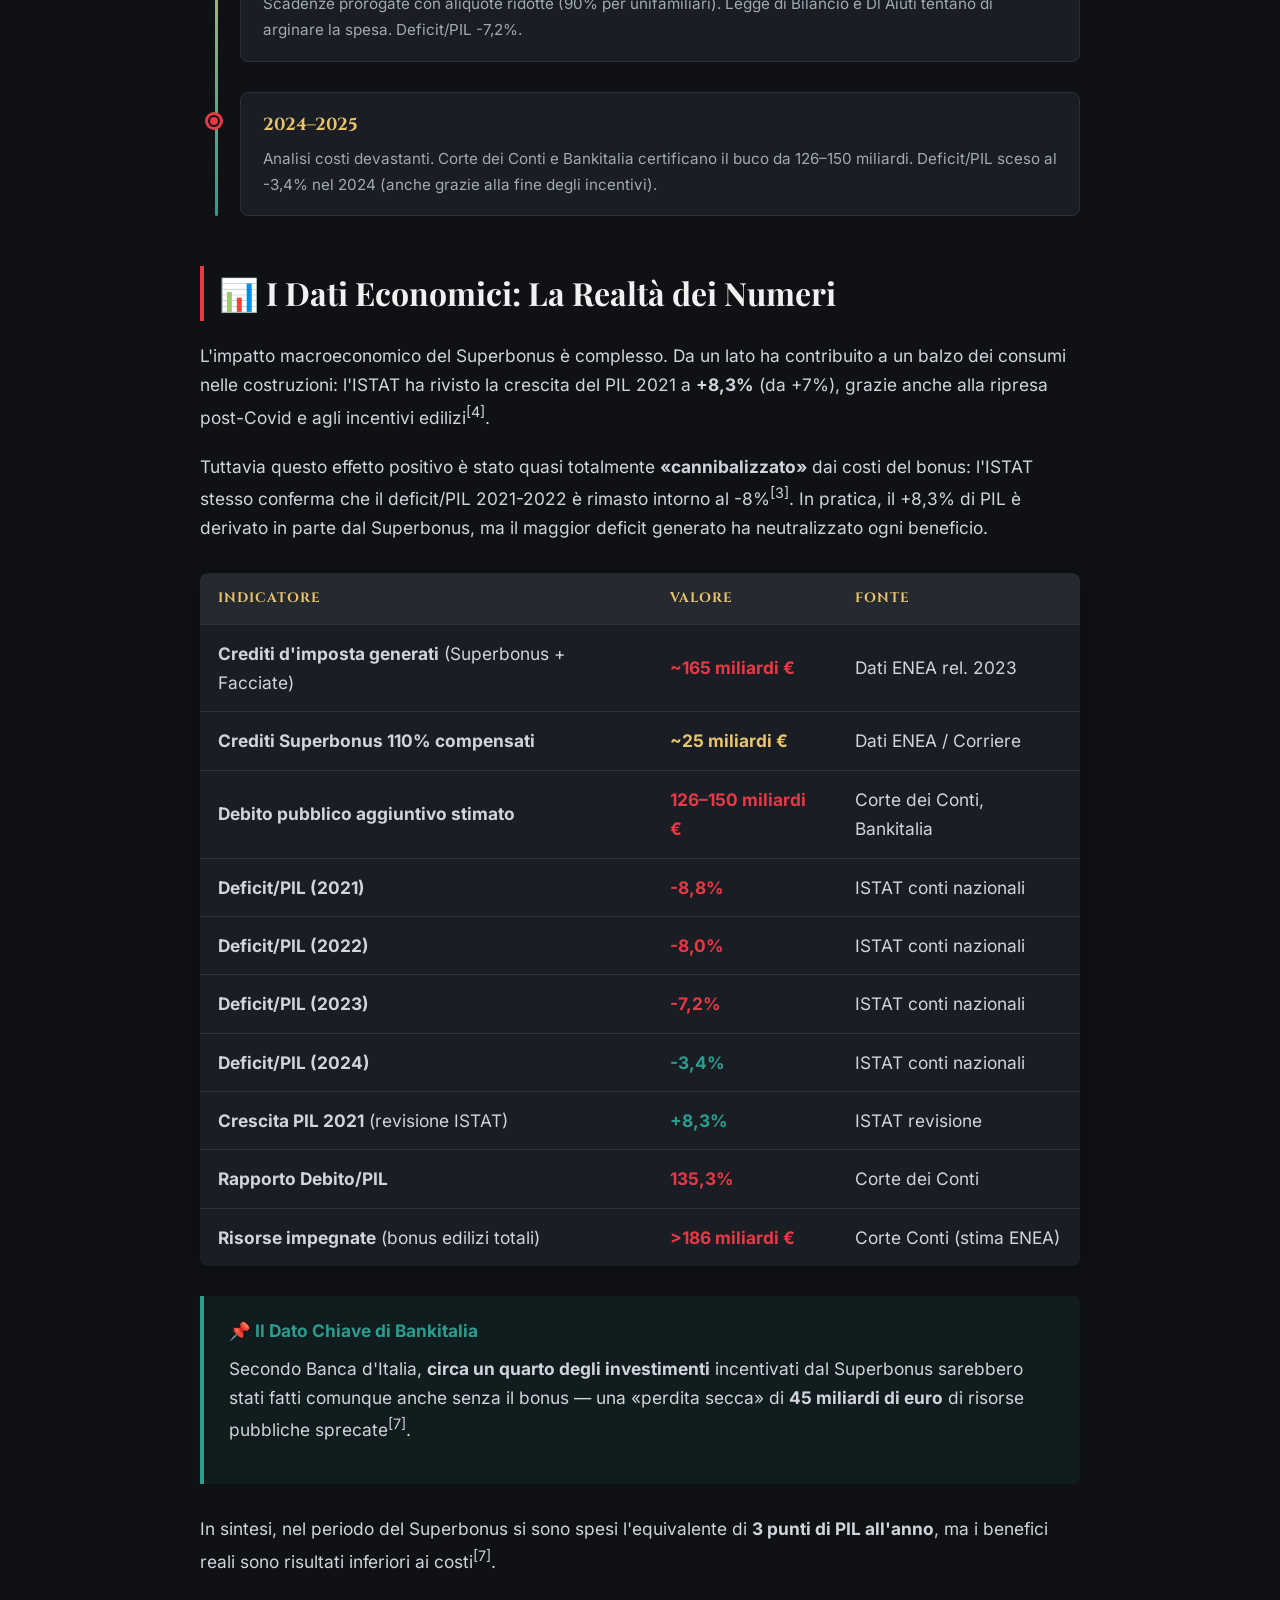
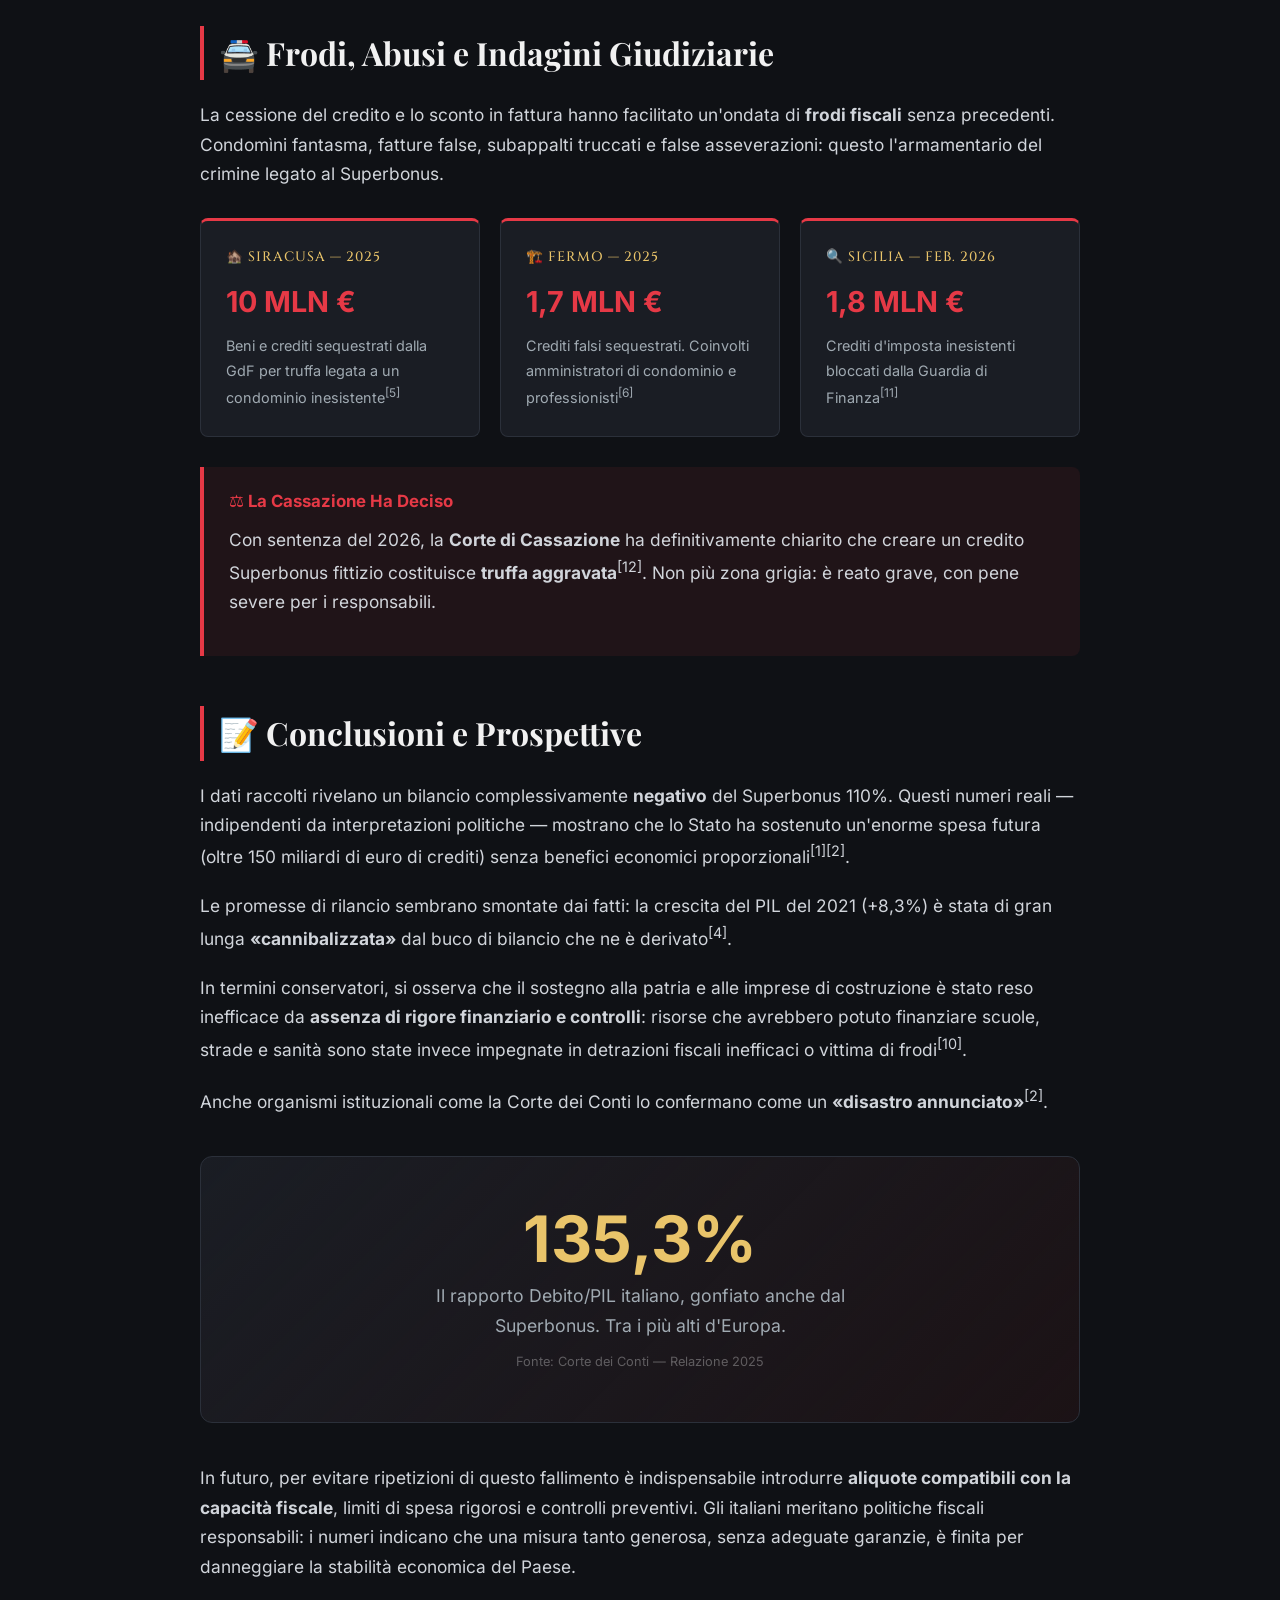
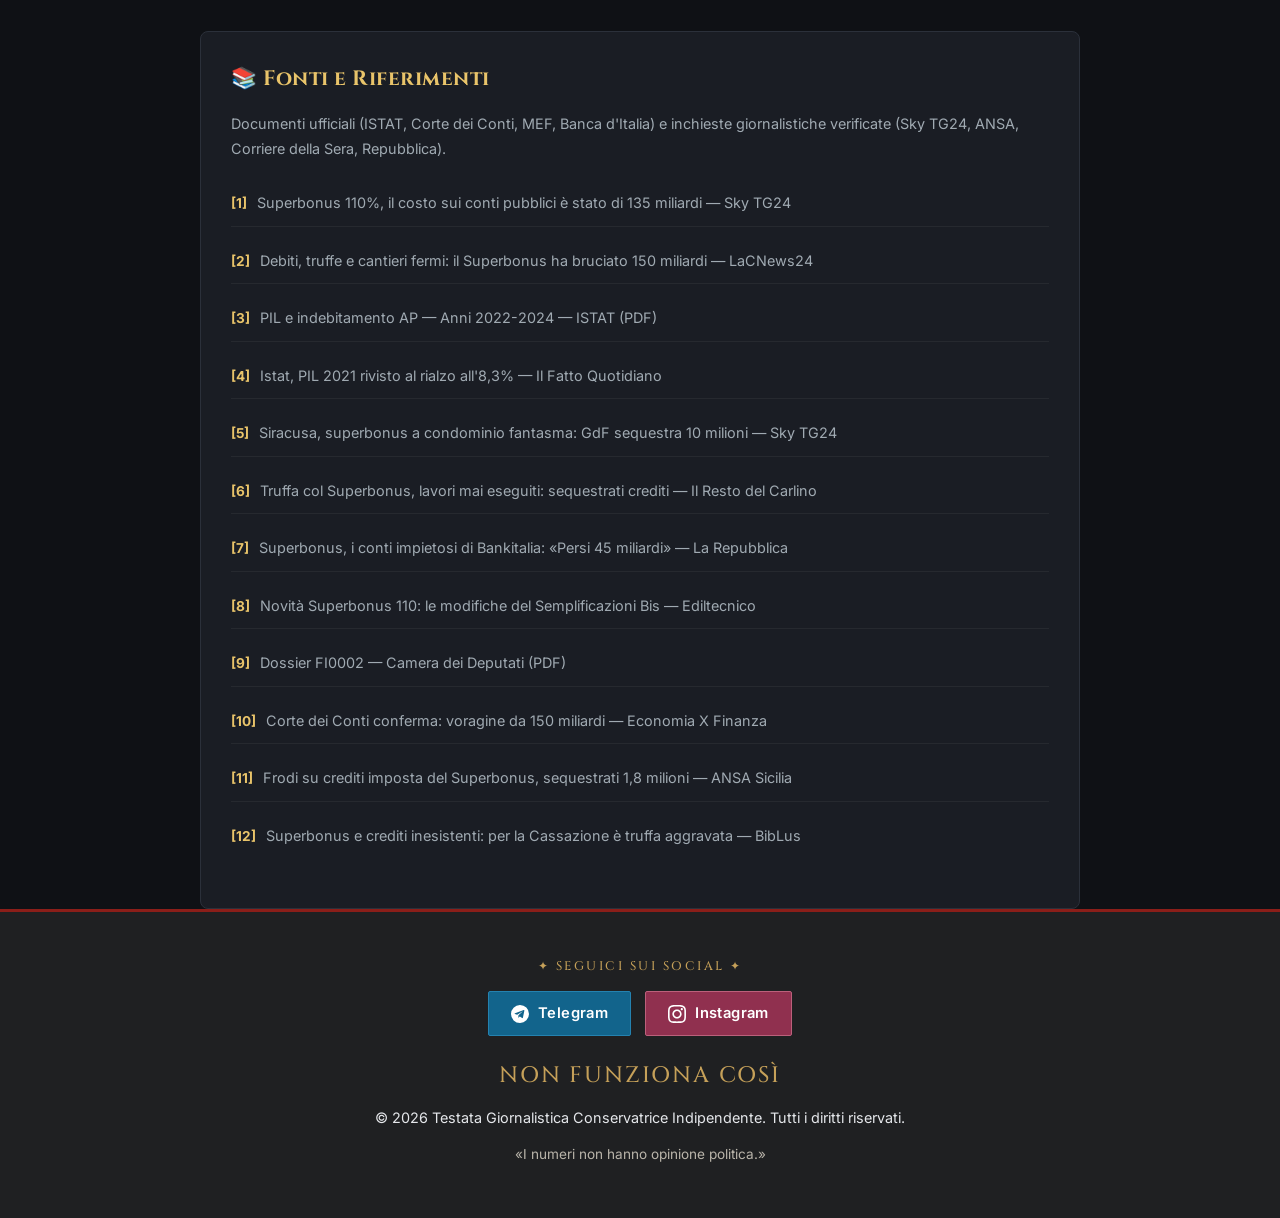
<file: articoli/superbonus_110/index_superbonus.html>
<!DOCTYPE html>
<html lang="it">
<head>
    <meta charset="UTF-8">
    <meta http-equiv="Content-Security-Policy" content="default-src 'none'; script-src 'self'; script-src-attr 'none'; style-src 'self'; style-src-attr 'none'; img-src 'self'; font-src 'self'; connect-src 'none'; object-src 'none'; base-uri 'none'; form-action 'none'; frame-src 'none'; worker-src 'none'; manifest-src 'none'">
    <meta name="referrer" content="strict-origin-when-cross-origin">
    <meta name="viewport" content="width=device-width, initial-scale=1.0">
    <title>💣 Superbonus 110%: La Voragine da 150 Miliardi | Non Funziona Così</title>
    <meta name="description" content="Analisi completa del Superbonus 110%: 165 miliardi di crediti fiscali, solo 25 compensati. Corte dei Conti e Bankitalia confermano il disastro. Tutti i numeri, le frodi e le fonti ufficiali.">
    <link rel="stylesheet" href="../../assets/css/shared.css">
    <link rel="stylesheet" href="../../assets/css/superbonus.css">
    <link rel="canonical" href="https://enniolizza.github.io/nonfunzionacosi/articoli/superbonus_110/index_superbonus.html">
</head>
<body class="page-superbonus">

    <a href="#main-content" class="skip-link">Salta al contenuto principale</a>

    <header>
        <div class="container">
            <div class="header-inner">
                <a href="../../pagine/home.html" class="logo">
                    Non Funziona <span>Così</span>
                </a>
                <a href="../../pagine/home.html" class="back-link">← Prima Pagina</a>
            </div>
        </div>
    </header>

    <aside class="archive-notice" aria-label="Nota di archivio">
        <strong>Articolo d'archivio · aprile 2026.</strong>
        Testo, dati e fonti conservano il contesto dell'epoca e non rappresentano un aggiornamento della situazione attuale.
    </aside>

    <div class="hero-image">
        <img src="images/hero_superbonus.png" alt="Illustrazione del disastro finanziario del Superbonus 110%">
        <div class="hero-overlay"></div>
    </div>

    <main id="main-content" class="container">
        <article>
            <div class="article-header animate-in">
                <span class="badge">Inchiesta — Conti Pubblici</span>
                <h1>💣 Superbonus 110%: La Voragine da 150 Miliardi che Pagheranno i Vostri Figli</h1>
                <p class="subtitle">165 miliardi di crediti generati. Solo 25 compensati. Corte dei Conti e Bankitalia parlano di «disastro annunciato». Ecco tutti i numeri, le frodi e le responsabilità.</p>

                <div class="meta">
                    <span><strong>Data:</strong> 8 Aprile 2026</span>
                    <span><strong>Categoria:</strong> Economia & Conti Pubblici</span>
                    <span><strong>Lettura:</strong> 8 min</span>
                </div>
            </div>

            <div class="content">

                <!-- NOTA EDITORIALE -->
                <div class="editor-note">
                    «I dati presentati in questo articolo provengono esclusivamente da fonti istituzionali — ISTAT, Corte dei Conti, Banca d'Italia — e da inchieste giornalistiche verificate. Non si tratta di opinioni: sono numeri. E i numeri, a differenza dei politici, non mentono.»
                </div>

                <!-- EXECUTIVE SUMMARY -->
                <div class="executive-box">
                    <h4>📋 Executive Summary</h4>
                    <ul>
                        <li><span class="exec-icon">💰</span> <strong>165 miliardi €</strong> di crediti fiscali generati (135 mld Superbonus + 30 mld bonus facciate)</li>
                        <li><span class="exec-icon">🏦</span> Solo <strong>~25 miliardi €</strong> effettivamente compensati alla cassa dello Stato</li>
                        <li><span class="exec-icon">🕳️</span> <strong>~140 miliardi €</strong> di crediti ancora da onorare nei prossimi anni</li>
                        <li><span class="exec-icon">📉</span> Debito pubblico aggiuntivo stimato: <strong>126–150 miliardi €</strong></li>
                        <li><span class="exec-icon">⚠️</span> Debito/PIL salito al <strong>135,3%</strong> — tra i più alti d'Europa</li>
                        <li><span class="exec-icon">🚔</span> Ondata di <strong>frodi fiscali</strong>: condomini fantasma, fatture false, crediti fittizi</li>
                    </ul>
                </div>

                <!-- BIG NUMBER -->
                <div class="big-number-section">
                    <div class="big-number">150 MLD €</div>
                    <div class="big-number-label">Il costo stimato del Superbonus 110% per lo Stato italiano, secondo Corte dei Conti e Banca d'Italia</div>
                    <div class="big-number-source">Fonti: Corte dei Conti, Relazione annuale 2024–2025; Banca d'Italia, Audizione Camera 2024</div>
                </div>

                <!-- ORIGINI NORMATIVE -->
                <h2>📜 Origini Normative e Cronologia</h2>
                <p>Il Superbonus 110% è stato introdotto dal <strong>Decreto "Rilancio" n. 34/2020</strong> (maggio 2020, convertito in Legge n. 77/2020) come misura eccezionale di agevolazione fiscale per lavori di efficientamento energetico e antisismico. Inizialmente previsto per spese fino al 31 dicembre 2021, il bonus è stato poi prorogato e modificato più volte.</p>

                <p>Con il <strong>Dl Semplificazioni</strong> (luglio 2021) furono ammesse più categorie di interventi e beneficiari, inclusa l'eliminazione delle barriere architettoniche<sup>[8]</sup>. Le leggi di bilancio 2022-2023 hanno fissato nuove scadenze e limiti — per esempio, fine 2023 per condomìni e IACP, aliquota ridotta al 90% per le famiglie nel 2023<sup>[9]</sup>.</p>

                <div class="alert-box">
                    <h4>⚠️ Il Problema Strutturale</h4>
                    <p>La normativa ha spinto l'edilizia, ma con massimali di spesa troppo generosi e vincoli di reddito insufficienti, consentendo anche acquisizioni speculative — villini di lusso, castelli storici — che non erano l'obiettivo originario della misura.</p>
                </div>

                <!-- TIMELINE -->
                <div class="timeline">
                    <div class="timeline-item">
                        <div class="timeline-year">2020</div>
                        <div class="timeline-text">Introduzione del Superbonus 110% con il Decreto Rilancio (maggio 2020). Detrazione fiscale al 110% per efficientamento energetico e antisismico.</div>
                    </div>
                    <div class="timeline-item">
                        <div class="timeline-year">2021</div>
                        <div class="timeline-text">Estensioni e semplificazioni. Decreti Semplificazioni e PNRR ampliano beneficiari e categorie di intervento. PIL rivisto a +8,3%.</div>
                    </div>
                    <div class="timeline-item">
                        <div class="timeline-year">2022</div>
                        <div class="timeline-text">Primi segnali d'allarme. Blocco temporaneo delle cessioni multiple (estate 2022) per frenare le frodi dilaganti. Deficit/PIL a -8,0%.</div>
                    </div>
                    <div class="timeline-item">
                        <div class="timeline-year">2023</div>
                        <div class="timeline-text">Scadenze prorogate con aliquote ridotte (90% per unifamiliari). Legge di Bilancio e Dl Aiuti tentano di arginare la spesa. Deficit/PIL -7,2%.</div>
                    </div>
                    <div class="timeline-item">
                        <div class="timeline-year">2024–2025</div>
                        <div class="timeline-text">Analisi costi devastanti. Corte dei Conti e Bankitalia certificano il buco da 126–150 miliardi. Deficit/PIL sceso al -3,4% nel 2024 (anche grazie alla fine degli incentivi).</div>
                    </div>
                </div>

                <!-- DATI ECONOMICI -->
                <h2>📊 I Dati Economici: La Realtà dei Numeri</h2>
                <p>L'impatto macroeconomico del Superbonus è complesso. Da un lato ha contribuito a un balzo dei consumi nelle costruzioni: l'ISTAT ha rivisto la crescita del PIL 2021 a <strong>+8,3%</strong> (da +7%), grazie anche alla ripresa post-Covid e agli incentivi edilizi<sup>[4]</sup>.</p>

                <p>Tuttavia questo effetto positivo è stato quasi totalmente <strong>«cannibalizzato»</strong> dai costi del bonus: l'ISTAT stesso conferma che il deficit/PIL 2021-2022 è rimasto intorno al -8%<sup>[3]</sup>. In pratica, il +8,3% di PIL è derivato in parte dal Superbonus, ma il maggior deficit generato ha neutralizzato ogni beneficio.</p>

                <!-- TABELLA DATI -->
                <div class="table-responsive">
                <table class="data-table">
                    <thead>
                        <tr>
                            <th>Indicatore</th>
                            <th>Valore</th>
                            <th>Fonte</th>
                        </tr>
                    </thead>
                    <tbody>
                        <tr>
                            <td><strong>Crediti d'imposta generati</strong> (Superbonus + Facciate)</td>
                            <td class="val-negative">~165 miliardi €</td>
                            <td>Dati ENEA rel. 2023</td>
                        </tr>
                        <tr>
                            <td><strong>Crediti Superbonus 110% compensati</strong></td>
                            <td class="val-gold">~25 miliardi €</td>
                            <td>Dati ENEA / Corriere</td>
                        </tr>
                        <tr>
                            <td><strong>Debito pubblico aggiuntivo stimato</strong></td>
                            <td class="val-negative">126–150 miliardi €</td>
                            <td>Corte dei Conti, Bankitalia</td>
                        </tr>
                        <tr>
                            <td><strong>Deficit/PIL (2021)</strong></td>
                            <td class="val-negative">-8,8%</td>
                            <td>ISTAT conti nazionali</td>
                        </tr>
                        <tr>
                            <td><strong>Deficit/PIL (2022)</strong></td>
                            <td class="val-negative">-8,0%</td>
                            <td>ISTAT conti nazionali</td>
                        </tr>
                        <tr>
                            <td><strong>Deficit/PIL (2023)</strong></td>
                            <td class="val-negative">-7,2%</td>
                            <td>ISTAT conti nazionali</td>
                        </tr>
                        <tr>
                            <td><strong>Deficit/PIL (2024)</strong></td>
                            <td class="val-positive">-3,4%</td>
                            <td>ISTAT conti nazionali</td>
                        </tr>
                        <tr>
                            <td><strong>Crescita PIL 2021</strong> (revisione ISTAT)</td>
                            <td class="val-positive">+8,3%</td>
                            <td>ISTAT revisione</td>
                        </tr>
                        <tr>
                            <td><strong>Rapporto Debito/PIL</strong></td>
                            <td class="val-negative">135,3%</td>
                            <td>Corte dei Conti</td>
                        </tr>
                        <tr>
                            <td><strong>Risorse impegnate</strong> (bonus edilizi totali)</td>
                            <td class="val-negative">>186 miliardi €</td>
                            <td>Corte Conti (stima ENEA)</td>
                        </tr>
                    </tbody>
                </table>
                </div>

                <div class="info-box">
                    <h4>📌 Il Dato Chiave di Bankitalia</h4>
                    <p>Secondo Banca d'Italia, <strong>circa un quarto degli investimenti</strong> incentivati dal Superbonus sarebbero stati fatti comunque anche senza il bonus — una «perdita secca» di <strong>45 miliardi di euro</strong> di risorse pubbliche sprecate<sup>[7]</sup>.</p>
                </div>

                <p>In sintesi, nel periodo del Superbonus si sono spesi l'equivalente di <strong>3 punti di PIL all'anno</strong>, ma i benefici reali sono risultati inferiori ai costi<sup>[7]</sup>.</p>

                <!-- FRODI -->
                <h2>🚔 Frodi, Abusi e Indagini Giudiziarie</h2>
                <p>La cessione del credito e lo sconto in fattura hanno facilitato un'ondata di <strong>frodi fiscali</strong> senza precedenti. Condomìni fantasma, fatture false, subappalti truccati e false asseverazioni: questo l'armamentario del crimine legato al Superbonus.</p>

                <div class="fraud-grid">
                    <div class="fraud-card">
                        <div class="fraud-location">🏚️ Siracusa — 2025</div>
                        <div class="fraud-amount">10 MLN €</div>
                        <div class="fraud-desc">Beni e crediti sequestrati dalla GdF per truffa legata a un condominio inesistente<sup>[5]</sup></div>
                    </div>
                    <div class="fraud-card">
                        <div class="fraud-location">🏗️ Fermo — 2025</div>
                        <div class="fraud-amount">1,7 MLN €</div>
                        <div class="fraud-desc">Crediti falsi sequestrati. Coinvolti amministratori di condominio e professionisti<sup>[6]</sup></div>
                    </div>
                    <div class="fraud-card">
                        <div class="fraud-location">🔍 Sicilia — Feb. 2026</div>
                        <div class="fraud-amount">1,8 MLN €</div>
                        <div class="fraud-desc">Crediti d'imposta inesistenti bloccati dalla Guardia di Finanza<sup>[11]</sup></div>
                    </div>
                </div>

                <div class="alert-box">
                    <h4>⚖️ La Cassazione Ha Deciso</h4>
                    <p>Con sentenza del 2026, la <strong>Corte di Cassazione</strong> ha definitivamente chiarito che creare un credito Superbonus fittizio costituisce <strong>truffa aggravata</strong><sup>[12]</sup>. Non più zona grigia: è reato grave, con pene severe per i responsabili.</p>
                </div>

                <!-- CONCLUSIONI -->
                <h2>📝 Conclusioni e Prospettive</h2>
                <p>I dati raccolti rivelano un bilancio complessivamente <strong>negativo</strong> del Superbonus 110%. Questi numeri reali — indipendenti da interpretazioni politiche — mostrano che lo Stato ha sostenuto un'enorme spesa futura (oltre 150 miliardi di euro di crediti) senza benefici economici proporzionali<sup>[1][2]</sup>.</p>

                <p>Le promesse di rilancio sembrano smontate dai fatti: la crescita del PIL del 2021 (+8,3%) è stata di gran lunga <strong>«cannibalizzata»</strong> dal buco di bilancio che ne è derivato<sup>[4]</sup>.</p>

                <p>In termini conservatori, si osserva che il sostegno alla patria e alle imprese di costruzione è stato reso inefficace da <strong>assenza di rigore finanziario e controlli</strong>: risorse che avrebbero potuto finanziare scuole, strade e sanità sono state invece impegnate in detrazioni fiscali inefficaci o vittima di frodi<sup>[10]</sup>.</p>

                <p>Anche organismi istituzionali come la Corte dei Conti lo confermano come un <strong>«disastro annunciato»</strong><sup>[2]</sup>.</p>

                <!-- BIG NUMBER 2 -->
                <div class="big-number-section">
                    <div class="number-gold big-number">135,3%</div>
                    <div class="big-number-label">Il rapporto Debito/PIL italiano, gonfiato anche dal Superbonus. Tra i più alti d'Europa.</div>
                    <div class="big-number-source">Fonte: Corte dei Conti — Relazione 2025</div>
                </div>

                <p>In futuro, per evitare ripetizioni di questo fallimento è indispensabile introdurre <strong>aliquote compatibili con la capacità fiscale</strong>, limiti di spesa rigorosi e controlli preventivi. Gli italiani meritano politiche fiscali responsabili: i numeri indicano che una misura tanto generosa, senza adeguate garanzie, è finita per danneggiare la stabilità economica del Paese.</p>

                <!-- FONTI -->
                <div class="sources">
                    <h3>📚 Fonti e Riferimenti</h3>
                    <p class="sources-intro">Documenti ufficiali (ISTAT, Corte dei Conti, MEF, Banca d'Italia) e inchieste giornalistiche verificate (Sky TG24, ANSA, Corriere della Sera, Repubblica).</p>
                    <ol class="source-list">
                        <li><a href="https://tg24.sky.it/economia/2024/02/14/superbonus-110-costo" target="_blank" rel="noopener noreferrer">Superbonus 110%, il costo sui conti pubblici è stato di 135 miliardi — Sky TG24</a></li>
                        <li><a href="https://www.lacnews24.it/economia-e-lavoro/debiti-truffe-e-cantieri-fermi-il-superbonus-ha-bruciato-150-miliardi-di-euro-lanalisi-della-corte-dei-conti-dzvrk7qm" target="_blank" rel="noopener noreferrer">Debiti, truffe e cantieri fermi: il Superbonus ha bruciato 150 miliardi — LaCNews24</a></li>
                        <li><a href="https://www.istat.it/wp-content/uploads/2025/03/pil-indebitamento-AP-2022-2024.pdf" target="_blank" rel="noopener noreferrer">PIL e indebitamento AP — Anni 2022-2024 — ISTAT (PDF)</a></li>
                        <li><a href="https://www.ilfattoquotidiano.it/2023/09/22/istat-pil-2021-rivisto-al-rialzo-all83-ma-le-spese-per-il-superbonus-si-mangiano-i-benefici-sui-conti-pubblici/7300518/" target="_blank" rel="noopener noreferrer">Istat, PIL 2021 rivisto al rialzo all'8,3% — Il Fatto Quotidiano</a></li>
                        <li><a href="https://tg24.sky.it/cronaca/2025/11/07/siracusa-truffa-superbonus" target="_blank" rel="noopener noreferrer">Siracusa, superbonus a condominio fantasma: GdF sequestra 10 milioni — Sky TG24</a></li>
                        <li><a href="https://www.ilrestodelcarlino.it/fermo/cronaca/truffa-col-superbonus-lavori-mai-b89d525b" target="_blank" rel="noopener noreferrer">Truffa col Superbonus, lavori mai eseguiti: sequestrati crediti — Il Resto del Carlino</a></li>
                        <li><a href="https://www.repubblica.it/economia/2024/06/18/news/superbonus_bankitalia_perdita_secca_45_miliardi-423247131/" target="_blank" rel="noopener noreferrer">Superbonus, i conti impietosi di Bankitalia: «Persi 45 miliardi» — La Repubblica</a></li>
                        <li><a href="https://ediltecnico.it/modifiche-superbonus-110-decreto-semplificazioni/" target="_blank" rel="noopener noreferrer">Novità Superbonus 110: le modifiche del Semplificazioni Bis — Ediltecnico</a></li>
                        <li><a href="https://documenti.camera.it/leg19/dossier/pdf/FI0002.pdf?_1677675800458" target="_blank" rel="noopener noreferrer">Dossier FI0002 — Camera dei Deputati (PDF)</a></li>
                        <li><a href="https://economiaxfinanza.com/2025/06/28/corte-dei-conti-conferma-il-superbonus-110-ha-creato-una-voragine-da-150-miliardi-nei-conti-pubblici-italiani/" target="_blank" rel="noopener noreferrer">Corte dei Conti conferma: voragine da 150 miliardi — Economia X Finanza</a></li>
                        <li><a href="https://www.ansa.it/sicilia/notizie/2026/02/26/frodi-su-crediti-imposta-del-superbonus-sequestrati-18-milioni_2ddacd1d-8a46-4f1b-9ea9-d3318d8f9747.html" target="_blank" rel="noopener noreferrer">Frodi su crediti imposta del Superbonus, sequestrati 1,8 milioni — ANSA Sicilia</a></li>
                        <li><a href="https://biblus.acca.it/notizie/superbonus-e-crediti-inesistenti-per-la-cassazione-e-truffa-aggravata/" target="_blank" rel="noopener noreferrer">Superbonus e crediti inesistenti: per la Cassazione è truffa aggravata — BibLus</a></li>
                    </ol>
                </div>

            </div>
        </article>
    </main>

    <footer>
        <div class="container">
                        <!-- ===== SEGUICI SUI SOCIAL ===== -->
            <div class="footer-social">
                <p class="footer-social-label">&#10022; Seguici sui Social &#10022;</p>
                <div class="footer-social-links">
                    <a href="https://t.me/nonfunzionacosi"
                       class="social-pill social-pill-telegram"
                       target="_blank"
                       rel="noopener noreferrer"
                       aria-label="Canale Telegram &#8212; Non Funziona Cos&#236;">
                        <svg viewBox="0 0 24 24" xmlns="http://www.w3.org/2000/svg" aria-hidden="true">
                            <path d="M11.944 0A12 12 0 1 0 24 12 12 12 0 0 0 11.944 0zm5.92 7.36-2.018 9.51c-.147.657-.54.817-1.086.508l-3-2.21-1.446 1.39c-.16.16-.295.295-.605.295l.214-3.052 5.554-5.02c.242-.215-.054-.335-.373-.12l-6.865 4.325-2.964-.926c-.643-.2-.655-.643.136-.95l11.58-4.463c.536-.194 1.004.133.833.94z"/>
                        </svg>
                        Telegram
                    </a>
                    <a href="https://www.instagram.com/_nonfunzionacosi_?igsh=dXcxcTM4cHFmbGs5&amp;utm_source=qr"
                       class="social-pill social-pill-instagram"
                       target="_blank"
                       rel="noopener noreferrer"
                       aria-label="Profilo Instagram &#8212; Non Funziona Cos&#236;">
                        <svg viewBox="0 0 24 24" xmlns="http://www.w3.org/2000/svg" aria-hidden="true">
                            <path d="M12 2.163c3.204 0 3.584.012 4.85.07 3.252.148 4.771 1.691 4.919 4.919.058 1.265.069 1.645.069 4.849 0 3.205-.012 3.584-.069 4.849-.149 3.225-1.664 4.771-4.919 4.919-1.266.058-1.644.07-4.85.07-3.204 0-3.584-.012-4.849-.07-3.26-.149-4.771-1.699-4.919-4.92-.058-1.265-.07-1.644-.07-4.849 0-3.204.013-3.583.07-4.849.149-3.227 1.664-4.771 4.919-4.919 1.266-.057 1.645-.069 4.849-.069zm0-2.163c-3.259 0-3.667.014-4.947.072-4.358.2-6.78 2.618-6.98 6.98-.059 1.281-.073 1.689-.073 4.948 0 3.259.014 3.668.072 4.948.2 4.358 2.618 6.78 6.98 6.98 1.281.058 1.689.072 4.948.072 3.259 0 3.668-.014 4.948-.072 4.354-.2 6.782-2.618 6.979-6.98.059-1.28.073-1.689.073-4.948 0-3.259-.014-3.667-.072-4.947-.196-4.354-2.617-6.78-6.979-6.98-1.281-.059-1.69-.073-4.949-.073zm0 5.838c-3.403 0-6.162 2.759-6.162 6.162s2.759 6.163 6.162 6.163 6.162-2.759 6.162-6.163c0-3.403-2.759-6.162-6.162-6.162zm0 10.162c-2.209 0-4-1.79-4-4 0-2.209 1.791-4 4-4s4 1.791 4 4c0 2.209-1.791 4-4 4zm6.406-11.845c-.796 0-1.441.645-1.441 1.44s.645 1.44 1.441 1.44c.795 0 1.439-.645 1.439-1.44s-.644-1.44-1.439-1.44z"/>
                        </svg>
                        Instagram
                    </a>
                </div>
            </div>
            <div class="footer-logo">Non Funziona Così</div>
            <p>&copy; 2026 Testata Giornalistica Conservatrice Indipendente. Tutti i diritti riservati.</p>
            <p class="footer-motto">«I numeri non hanno opinione politica.»</p>
        </div>
    </footer>

</body>
</html>
</file>
<file: assets/css/shared.css>
/* Self-hosted fonts; provenance and OFL licenses in ../fonts/. */
/* Cinzel: latin-ext, normal, 500. */
@font-face {
  font-family: 'Cinzel';
  font-style: normal;
  font-weight: 500;
  font-display: swap;
  src: url(../fonts/cinzel-latin-ext-normal.woff2) format('woff2');
  unicode-range: U+0100-02BA, U+02BD-02C5, U+02C7-02CC, U+02CE-02D7, U+02DD-02FF, U+0304, U+0308, U+0329, U+1D00-1DBF, U+1E00-1E9F, U+1EF2-1EFF, U+2020, U+20A0-20AB, U+20AD-20C4, U+2113, U+2C60-2C7F, U+A720-A7FF;
}

/* Cinzel: latin, normal, 500. */
@font-face {
  font-family: 'Cinzel';
  font-style: normal;
  font-weight: 500;
  font-display: swap;
  src: url(../fonts/cinzel-latin-normal.woff2) format('woff2');
  unicode-range: U+0000-00FF, U+0131, U+0152-0153, U+02BB-02BC, U+02C6, U+02DA, U+02DC, U+0304, U+0308, U+0329, U+2000-206F, U+20AC, U+2122, U+2191, U+2193, U+2212, U+2215, U+FEFF, U+FFFD;
}

/* Cinzel: latin-ext, normal, 700. */
@font-face {
  font-family: 'Cinzel';
  font-style: normal;
  font-weight: 700;
  font-display: swap;
  src: url(../fonts/cinzel-latin-ext-normal.woff2) format('woff2');
  unicode-range: U+0100-02BA, U+02BD-02C5, U+02C7-02CC, U+02CE-02D7, U+02DD-02FF, U+0304, U+0308, U+0329, U+1D00-1DBF, U+1E00-1E9F, U+1EF2-1EFF, U+2020, U+20A0-20AB, U+20AD-20C4, U+2113, U+2C60-2C7F, U+A720-A7FF;
}

/* Cinzel: latin, normal, 700. */
@font-face {
  font-family: 'Cinzel';
  font-style: normal;
  font-weight: 700;
  font-display: swap;
  src: url(../fonts/cinzel-latin-normal.woff2) format('woff2');
  unicode-range: U+0000-00FF, U+0131, U+0152-0153, U+02BB-02BC, U+02C6, U+02DA, U+02DC, U+0304, U+0308, U+0329, U+2000-206F, U+20AC, U+2122, U+2191, U+2193, U+2212, U+2215, U+FEFF, U+FFFD;
}

/* Inter: latin-ext, normal, 400. */
@font-face {
  font-family: 'Inter';
  font-style: normal;
  font-weight: 400;
  font-display: swap;
  src: url(../fonts/inter-latin-ext-normal.woff2) format('woff2');
  unicode-range: U+0100-02BA, U+02BD-02C5, U+02C7-02CC, U+02CE-02D7, U+02DD-02FF, U+0304, U+0308, U+0329, U+1D00-1DBF, U+1E00-1E9F, U+1EF2-1EFF, U+2020, U+20A0-20AB, U+20AD-20C4, U+2113, U+2C60-2C7F, U+A720-A7FF;
}

/* Inter: latin, normal, 400. */
@font-face {
  font-family: 'Inter';
  font-style: normal;
  font-weight: 400;
  font-display: swap;
  src: url(../fonts/inter-latin-normal.woff2) format('woff2');
  unicode-range: U+0000-00FF, U+0131, U+0152-0153, U+02BB-02BC, U+02C6, U+02DA, U+02DC, U+0304, U+0308, U+0329, U+2000-206F, U+20AC, U+2122, U+2191, U+2193, U+2212, U+2215, U+FEFF, U+FFFD;
}

/* Inter: latin-ext, normal, 500. */
@font-face {
  font-family: 'Inter';
  font-style: normal;
  font-weight: 500;
  font-display: swap;
  src: url(../fonts/inter-latin-ext-normal.woff2) format('woff2');
  unicode-range: U+0100-02BA, U+02BD-02C5, U+02C7-02CC, U+02CE-02D7, U+02DD-02FF, U+0304, U+0308, U+0329, U+1D00-1DBF, U+1E00-1E9F, U+1EF2-1EFF, U+2020, U+20A0-20AB, U+20AD-20C4, U+2113, U+2C60-2C7F, U+A720-A7FF;
}

/* Inter: latin, normal, 500. */
@font-face {
  font-family: 'Inter';
  font-style: normal;
  font-weight: 500;
  font-display: swap;
  src: url(../fonts/inter-latin-normal.woff2) format('woff2');
  unicode-range: U+0000-00FF, U+0131, U+0152-0153, U+02BB-02BC, U+02C6, U+02DA, U+02DC, U+0304, U+0308, U+0329, U+2000-206F, U+20AC, U+2122, U+2191, U+2193, U+2212, U+2215, U+FEFF, U+FFFD;
}

/* Inter: latin-ext, normal, 600. */
@font-face {
  font-family: 'Inter';
  font-style: normal;
  font-weight: 600;
  font-display: swap;
  src: url(../fonts/inter-latin-ext-normal.woff2) format('woff2');
  unicode-range: U+0100-02BA, U+02BD-02C5, U+02C7-02CC, U+02CE-02D7, U+02DD-02FF, U+0304, U+0308, U+0329, U+1D00-1DBF, U+1E00-1E9F, U+1EF2-1EFF, U+2020, U+20A0-20AB, U+20AD-20C4, U+2113, U+2C60-2C7F, U+A720-A7FF;
}

/* Inter: latin, normal, 600. */
@font-face {
  font-family: 'Inter';
  font-style: normal;
  font-weight: 600;
  font-display: swap;
  src: url(../fonts/inter-latin-normal.woff2) format('woff2');
  unicode-range: U+0000-00FF, U+0131, U+0152-0153, U+02BB-02BC, U+02C6, U+02DA, U+02DC, U+0304, U+0308, U+0329, U+2000-206F, U+20AC, U+2122, U+2191, U+2193, U+2212, U+2215, U+FEFF, U+FFFD;
}

/* Inter: latin-ext, normal, 700. */
@font-face {
  font-family: 'Inter';
  font-style: normal;
  font-weight: 700;
  font-display: swap;
  src: url(../fonts/inter-latin-ext-normal.woff2) format('woff2');
  unicode-range: U+0100-02BA, U+02BD-02C5, U+02C7-02CC, U+02CE-02D7, U+02DD-02FF, U+0304, U+0308, U+0329, U+1D00-1DBF, U+1E00-1E9F, U+1EF2-1EFF, U+2020, U+20A0-20AB, U+20AD-20C4, U+2113, U+2C60-2C7F, U+A720-A7FF;
}

/* Inter: latin, normal, 700. */
@font-face {
  font-family: 'Inter';
  font-style: normal;
  font-weight: 700;
  font-display: swap;
  src: url(../fonts/inter-latin-normal.woff2) format('woff2');
  unicode-range: U+0000-00FF, U+0131, U+0152-0153, U+02BB-02BC, U+02C6, U+02DA, U+02DC, U+0304, U+0308, U+0329, U+2000-206F, U+20AC, U+2122, U+2191, U+2193, U+2212, U+2215, U+FEFF, U+FFFD;
}

/* Playfair Display: latin-ext, italic, 400. */
@font-face {
  font-family: 'Playfair Display';
  font-style: italic;
  font-weight: 400;
  font-display: swap;
  src: url(../fonts/playfair-display-latin-ext-italic.woff2) format('woff2');
  unicode-range: U+0100-02BA, U+02BD-02C5, U+02C7-02CC, U+02CE-02D7, U+02DD-02FF, U+0304, U+0308, U+0329, U+1D00-1DBF, U+1E00-1E9F, U+1EF2-1EFF, U+2020, U+20A0-20AB, U+20AD-20C4, U+2113, U+2C60-2C7F, U+A720-A7FF;
}

/* Playfair Display: latin, italic, 400. */
@font-face {
  font-family: 'Playfair Display';
  font-style: italic;
  font-weight: 400;
  font-display: swap;
  src: url(../fonts/playfair-display-latin-italic.woff2) format('woff2');
  unicode-range: U+0000-00FF, U+0131, U+0152-0153, U+02BB-02BC, U+02C6, U+02DA, U+02DC, U+0304, U+0308, U+0329, U+2000-206F, U+20AC, U+2122, U+2191, U+2193, U+2212, U+2215, U+FEFF, U+FFFD;
}

/* Playfair Display: latin-ext, normal, 400. */
@font-face {
  font-family: 'Playfair Display';
  font-style: normal;
  font-weight: 400;
  font-display: swap;
  src: url(../fonts/playfair-display-latin-ext-normal.woff2) format('woff2');
  unicode-range: U+0100-02BA, U+02BD-02C5, U+02C7-02CC, U+02CE-02D7, U+02DD-02FF, U+0304, U+0308, U+0329, U+1D00-1DBF, U+1E00-1E9F, U+1EF2-1EFF, U+2020, U+20A0-20AB, U+20AD-20C4, U+2113, U+2C60-2C7F, U+A720-A7FF;
}

/* Playfair Display: latin, normal, 400. */
@font-face {
  font-family: 'Playfair Display';
  font-style: normal;
  font-weight: 400;
  font-display: swap;
  src: url(../fonts/playfair-display-latin-normal.woff2) format('woff2');
  unicode-range: U+0000-00FF, U+0131, U+0152-0153, U+02BB-02BC, U+02C6, U+02DA, U+02DC, U+0304, U+0308, U+0329, U+2000-206F, U+20AC, U+2122, U+2191, U+2193, U+2212, U+2215, U+FEFF, U+FFFD;
}

/* Playfair Display: latin-ext, normal, 700. */
@font-face {
  font-family: 'Playfair Display';
  font-style: normal;
  font-weight: 700;
  font-display: swap;
  src: url(../fonts/playfair-display-latin-ext-normal.woff2) format('woff2');
  unicode-range: U+0100-02BA, U+02BD-02C5, U+02C7-02CC, U+02CE-02D7, U+02DD-02FF, U+0304, U+0308, U+0329, U+1D00-1DBF, U+1E00-1E9F, U+1EF2-1EFF, U+2020, U+20A0-20AB, U+20AD-20C4, U+2113, U+2C60-2C7F, U+A720-A7FF;
}

/* Playfair Display: latin, normal, 700. */
@font-face {
  font-family: 'Playfair Display';
  font-style: normal;
  font-weight: 700;
  font-display: swap;
  src: url(../fonts/playfair-display-latin-normal.woff2) format('woff2');
  unicode-range: U+0000-00FF, U+0131, U+0152-0153, U+02BB-02BC, U+02C6, U+02DA, U+02DC, U+0304, U+0308, U+0329, U+2000-206F, U+20AC, U+2122, U+2191, U+2193, U+2212, U+2215, U+FEFF, U+FFFD;
}

.footer-social {
    margin: 28px 0 18px;
    padding-top: 22px;
    border-top: 1px solid rgba(197, 160, 89, 0.3);
    text-align: center;
}
.footer-social-label {
    font-family: var(--font-display);
    font-size: 0.78rem;
    color: var(--imperial-gold);
    letter-spacing: 2.5px;
    text-transform: uppercase;
    margin-bottom: 14px;
}
.footer-social-links {
    display: flex;
    justify-content: center;
    align-items: center;
    gap: 14px;
    flex-wrap: wrap;
}
.social-pill {
    display: inline-flex;
    align-items: center;
    gap: 9px;
    padding: 9px 22px;
    border-radius: 50px;
    text-decoration: none;
    font-family: var(--font-ui);
    font-weight: 600;
    font-size: 0.92rem;
    letter-spacing: 0.4px;
    color: #fff;
    transition: transform 0.25s ease, box-shadow 0.25s ease, filter 0.25s ease;
    border: 1.5px solid transparent;
    white-space: nowrap;
}
.social-pill:hover, .social-pill:focus {
    transform: translateY(-3px);
    box-shadow: 0 8px 22px rgba(0, 0, 0, 0.45);
}
.social-pill:focus-visible {
    outline: 2px solid var(--imperial-gold);
    outline-offset: 3px;
}
.social-pill svg {
    width: 18px;
    height: 18px;
    flex-shrink: 0;
    fill: #fff;
}
.social-pill-telegram {
    background-color: #229ED9;
    border-color: #1a8bbf;
}
.social-pill-telegram:hover { background-color: #1c8ec2; }
.social-pill-instagram {
    background: linear-gradient(135deg, #f09433 0%, #e6683c 25%, #dc2743 50%, #cc2366 75%, #bc1888 100%);
    border-color: rgba(255, 255, 255, 0.15);
}
.social-pill-instagram:hover { filter: brightness(1.1); }
@media (max-width: 480px) {
    .footer-social { margin: 22px 0 14px; }
    .footer-social-links { gap: 10px; }
    .social-pill { padding: 8px 16px; font-size: 0.84rem; gap: 7px; }
    .social-pill svg { width: 16px; height: 16px; }
}

/* Shared design tokens: Pompeian red, imperial gold and marble. */
:root {
    --roman-red: #8B1E19;
    --imperial-gold: #C5A059;
    --marble-white: #e9e6dc;
    --dark-slate: #1F2022;
    --parchment: #f4f1ea;
    --ink-black: #111;
    --font-display: 'Cinzel', Georgia, 'Times New Roman', serif;
    --font-reading: 'Playfair Display', Georgia, 'Times New Roman', serif;
    --font-ui: 'Inter', system-ui, -apple-system, 'Segoe UI', sans-serif;
    --rule: #cec8b9;
}
*, *::before, *::after { box-sizing: border-box; margin: 0; padding: 0; }
html { scroll-padding-top: 7rem; }
body { font-family: var(--font-ui); -webkit-font-smoothing: antialiased; }
.archive-notice {
    background: var(--parchment); color: var(--dark-slate);
    border-bottom: 2px solid var(--imperial-gold); padding: 18px max(20px, calc((100% - 1120px) / 2));
    font: 400 .9rem/1.6 var(--font-ui);
}
.archive-notice strong { display: block; color: var(--roman-red); margin-bottom: 4px; }
img { max-width: 100%; height: auto; }
button, input { font: inherit; }
a { text-underline-offset: .2em; }
:focus-visible { outline: 3px solid var(--imperial-gold); outline-offset: 5px; }
[hidden] { display: none !important; }
.skip-link {
    position: fixed; inset: .5rem auto auto .5rem; z-index: 1000;
    background: var(--roman-red); color: #fff; padding: .75rem 1rem;
    transform: translateY(-200%);
}
.skip-link:focus { transform: none; }
.container { width: 100%; }
/* Masthead shared by the front page and manifesto. */
.page-home > header, .page-manifesto > header {
    background: var(--parchment); border-top: 7px solid var(--roman-red);
    border-bottom: 1px solid var(--rule); padding: 28px 0 24px; text-align: center;
}
.page-home > header .container, .page-manifesto > header .container {
    display: grid; grid-template-columns: 76px 1fr 76px; gap: 0 24px;
    max-width: 1220px; align-items: center;
}
.page-home .header-top, .page-manifesto .header-top { grid-row: 1 / 3; margin: 0; }
.page-home .logo-img, .page-manifesto .logo-img {
    width: 76px; max-width: 76px; height: 76px; object-fit: cover;
    border: 1px solid var(--imperial-gold); border-radius: 0; box-shadow: none;
}
.page-home h1.site-title, .page-manifesto h1.site-title {
    grid-column: 2; font-family: var(--font-display); font-size: clamp(1.5rem, 4.2vw, 3.6rem);
    text-transform: uppercase; letter-spacing: .045em; line-height: 1.15; margin: 0;
    color: var(--dark-slate);
}
.site-title a { color: inherit; text-decoration: none; }
.page-home .tagline, .page-manifesto .tagline {
    grid-column: 2; font-family: var(--font-reading); font-size: 1.05rem;
    color: var(--roman-red); font-style: italic; margin-top: 10px;
    padding: 0; border: 0;
}
nav[aria-label="Menu Principale"] {
    background: var(--parchment); border-bottom: 3px double var(--roman-red);
    position: sticky; top: 0; z-index: 50; box-shadow: none;
}
nav[aria-label="Menu Principale"] ul {
    display: flex; justify-content: center; gap: 32px; padding: 16px 24px;
    list-style: none; margin: 0 auto; max-width: 1220px; overflow-x: auto;
}
nav[aria-label="Menu Principale"] a {
    color: var(--dark-slate); font-family: var(--font-ui); font-size: .72rem;
    font-weight: 700; letter-spacing: .09em; text-transform: uppercase;
    text-decoration: none; white-space: nowrap;
}
nav[aria-label="Menu Principale"] a:hover,
nav[aria-label="Menu Principale"] a[aria-current="page"] { color: var(--roman-red); }
footer {
    background: var(--dark-slate); color: #e5e7eb; text-align: center;
    padding: 44px 20px; border-top: 3px solid var(--roman-red);
    font-family: var(--font-ui); margin: 0;
}
.footer-logo {
    font-family: var(--font-display); font-size: 1.4rem; color: var(--imperial-gold);
    margin: 20px 0 12px; text-transform: uppercase; letter-spacing: .08em;
}
footer p { color: #e5e7eb; text-align: center; margin-bottom: 8px; font-size: .9rem; }
footer .footer-motto { color: #b9b4aa; font-size: .85rem; margin-top: 12px; }
footer .footer-social-label { color: var(--imperial-gold); }
footer .footer-social { border-top: 0; margin-top: 0; padding-top: 0; }
.social-pill { border-radius: 2px; }
.social-pill-telegram { background: #12648c; border-color: #2482b0; }
.social-pill-instagram { background: #90304f; border-color: #bb607b; }
@media (max-width: 680px) {
    .page-home > header, .page-manifesto > header { padding: 22px 0; }
    .page-home > header .container, .page-manifesto > header .container {
        grid-template-columns: 48px 1fr; gap: 0 12px; text-align: left;
    }
    .page-home .logo-img, .page-manifesto .logo-img { width: 48px; height: 48px; }
    .page-home .tagline, .page-manifesto .tagline { font-size: .85rem; margin-top: 6px; }
    nav[aria-label="Menu Principale"] ul { justify-content: flex-start; gap: 22px; padding: 16px 20px; }
    nav[aria-label="Menu Principale"] a { font-size: .67rem; }
}
@media (prefers-reduced-motion: reduce) {
    html { scroll-behavior: auto !important; }
    *, *::before, *::after { animation: none !important; transition: none !important; }
}
@media print {
    nav, .banner-dots, .newsletter, .skip-link, .footer-social { display: none !important; }
    header { position: static !important; }
    body, main, article, .dossier-wrapper { background: #fff !important; color: #111 !important; box-shadow: none !important; }
}
</file>
<file: assets/css/redirect.css>
body {
    background-color: #1F2022;
    color: #f1f1f1;
    font-family: sans-serif;
    display: flex;
    justify-content: center;
    align-items: center;
    height: 100vh;
    margin: 0;
}
p {
    font-size: 1rem;
    letter-spacing: 0.5px;
}
a { color: #C5A059; }
</file>
<file: assets/css/manifesto.css>
/* Manifesto content layout; masthead, footer and palette live in shared.css. */
body { background: var(--parchment); color: var(--dark-slate); line-height: 1.7; }
.container { max-width: 1040px; margin: 0 auto; padding: 0 24px; }
.hero { background: var(--dark-slate); padding: 64px 24px; text-align: center; border-bottom: 3px double var(--imperial-gold); }
.hero h2 { font: 500 clamp(2rem, 5vw, 3.5rem)/1.15 var(--font-display); color: var(--imperial-gold); margin-bottom: 24px; }
.hero p { font: italic 1.3rem/1.6 var(--font-reading); color: #e8dfcd; max-width: 720px; margin: auto; }
main { padding: 56px 0; }
.chi-siamo-intro { max-width: 760px; margin: 0 auto 36px; }
.chi-siamo-intro h3 { font: 500 2rem/1.2 var(--font-display); color: var(--roman-red); margin-bottom: 24px; }
.chi-siamo-intro p { font: 1.15rem/1.8 var(--font-reading); margin-bottom: 20px; }
.drop-cap { float: left; font: 4.7rem/.9 var(--font-display); padding-right: 12px; color: var(--roman-red); }
.section-divider { border: 0; height: 1px; background: var(--rule); margin: 42px auto; width: 76%; }
.virtue-grid { display: grid; grid-template-columns: 1fr 1fr; gap: 28px; margin: 36px 0 54px; }
.virtue-card { padding: 28px; border: 1px solid var(--rule); border-top: 3px solid var(--roman-red); }
.virtue-card h4 { font: 500 1.7rem var(--font-display); color: var(--roman-red); margin-bottom: 16px; }
.virtue-card h4 span { display: block; margin-top: 8px; font: .7rem var(--font-ui); color: #655b4c; letter-spacing: .1em; text-transform: uppercase; }
.virtue-card p { font-size: .94rem; color: #514b42; }
.method-section { background: var(--dark-slate); color: var(--marble-white); padding: 38px; border-top: 3px solid var(--imperial-gold); }
.method-section h3 { font: 500 2rem var(--font-display); color: var(--imperial-gold); text-align: center; margin-bottom: 22px; }
.comparison-intro { text-align: center; font-size: 1rem; color: #ddd4c6; }
.method-comparison { display: grid; grid-template-columns: 1fr 1fr; gap: 28px; margin-top: 30px; }
.method-col { padding: 24px; border: 1px solid #575046; min-width: 0; }
.method-col h4 { font: 500 1.3rem var(--font-display); margin-bottom: 18px; }
.method-col.false h4 { color: #f1a89c; }
.method-col.true h4 { color: #a8d5ba; }
.comparison-negative, .comparison-positive { margin-left: 20px; font-size: .92rem; }
.comparison-negative { list-style-type: '❌ '; }
.comparison-positive { list-style-type: '📊 '; }
.comparison-item { margin-bottom: 12px; }
@media (max-width: 640px) {
    .hero { padding: 44px 24px; }
    .hero p { font-size: 1.1rem; }
    .virtue-grid, .method-comparison { grid-template-columns: 1fr; gap: 20px; }
    .method-section { padding: 28px 20px; }
    .chi-siamo-intro p { font-size: 1.07rem; }
}
</file>
<file: assets/css/home.css>
/* Front page: articles first, identity and archive below. No runtime dependencies. */
body { background: var(--parchment); color: var(--dark-slate); line-height: 1.65; }
.container { max-width: 1220px; margin: 0 auto; padding: 0 24px; }
main { padding: 38px 0 52px; }
.section-heading { display: flex; justify-content: space-between; align-items: baseline; gap: 20px; border-bottom: 1px solid var(--rule); margin-bottom: 26px; padding-bottom: 14px; }
.section-title { font: 500 1.65rem var(--font-display); }
.archive-label { font-size: .68rem; letter-spacing: .1em; text-transform: uppercase; color: #655c50; }
.news-grid { display: grid; grid-template-columns: minmax(0, 1.45fr) minmax(0, 1fr); gap: 36px; }
.article-card { min-width: 0; display: flex; flex-direction: column; }
.article-card > a { display: block; }
.article-image { height: 300px; background-size: cover; background-position: center; border-bottom: 4px solid var(--roman-red); }
.article-oil { background-image: url('../../articoli/petrolio_wti/images/wti_hero_cover.png'); background-color: #1a1d24; }
.article-superbonus { background-image: url('../../articoli/superbonus_110/images/hero_superbonus.png'); background-color: #1a1d24; }
.article-content { padding: 22px 0 0; display: flex; flex-direction: column; flex-grow: 1; align-items: flex-start; }
.article-category { font-size: .67rem; font-weight: 700; letter-spacing: .13em; text-transform: uppercase; color: var(--roman-red); margin-bottom: 12px; }
.headline-symbol { display: none; }
.article-title { font: 700 clamp(1.65rem, 2.6vw, 2.55rem)/1.13 var(--font-reading); letter-spacing: -.025em; margin-bottom: 14px; }
.article-link { color: inherit; text-decoration: none; }
a.article-link:hover { color: var(--roman-red); text-decoration: underline; }
.article-excerpt { color: #514b42; font-size: .94rem; margin-bottom: 20px; max-width: 62ch; }
.read-more { font-size: .7rem; text-transform: uppercase; font-weight: 700; letter-spacing: .1em; color: var(--roman-red); text-decoration: none; padding-bottom: 5px; border-bottom: 1px solid var(--roman-red); margin-top: auto; }
a.read-more:hover { color: #45110e; border-bottom-width: 2px; }
.article-card:nth-child(n+3) { border-top: 1px solid var(--rule); padding-top: 24px; }
.article-card:nth-child(n+3) .article-image { display: none; }
.article-card:nth-child(n+3) .article-content { padding: 0; }
.article-card:nth-child(n+3) .article-title { font-size: 1.55rem; }
.article-card:nth-child(n+3) .read-more { color: #635b50; border-color: var(--rule); }
/* Roman imagery and original manifesto, paired rather than stacked full-screen. */
.identity-grid { display: grid; grid-template-columns: 1fr 1fr; background: var(--dark-slate); border-block: 3px double var(--imperial-gold); }
.hero { color: var(--marble-white); padding: 44px 24px; }
.hero .container { max-width: 610px; margin-left: auto; margin-right: 0; }
.manifesto h2 { font: 500 1.7rem var(--font-display); color: var(--imperial-gold); margin-bottom: 24px; }
.manifesto-list { list-style: none; counter-reset: manifesto; font: 1.1rem/1.6 var(--font-reading); }
.manifesto-list li { display: flex; gap: 14px; margin-bottom: 10px; align-items: center; }
.manifesto-list li span { width: 24px; text-align: center; font-size: 0; counter-increment: manifesto; }
.manifesto-list li span::before { content: counter(manifesto, upper-roman); font: .8rem var(--font-display); color: var(--imperial-gold); }
.roman-quote { border-top: 1px solid #5d513a; padding-top: 20px; margin-top: 24px; color: #c4b79d; font: italic .92rem/1.6 var(--font-reading); }
.banner-carousel { min-width: 0; background: #262728; position: relative; }
.banner-slide { position: relative; min-height: 390px; background-size: cover; background-position: center; }
.banner-politics { background-image: url('../../loghi_&_fonts/immagini/banners/banner_parlamento.png'); }
.banner-press { background-image: url('../../loghi_&_fonts/immagini/banners/banner_stampa.png'); }
.banner-rome { background-image: url('../../loghi_&_fonts/immagini/banners/banner_colosseo.png'); }
.banner-overlay { min-height: 390px; padding: 44px 38px 70px; background: linear-gradient(0deg, #141516f5, #14151618); display: flex; flex-direction: column; justify-content: flex-end; }
.banner-overlay h2 { color: #efdfc0; font: 500 clamp(1.5rem, 2.5vw, 2.3rem)/1.15 var(--font-display); margin-bottom: 14px; max-width: 18ch; }
.banner-overlay p { color: #f2ece2; font-size: .92rem; max-width: 48ch; }
.banner-carousel.is-enhanced { min-height: 390px; }
.banner-carousel.is-enhanced .banner-slide, .banner-carousel.is-enhanced .banner-overlay { height: 100%; }
.banner-dots { position: absolute; bottom: 12px; left: 30px; display: flex; gap: 4px; }
.banner-dot { width: 44px; height: 44px; border: 0; background: transparent; cursor: pointer; display: grid; place-items: center; }
.banner-dot::after { content: ''; width: 20px; height: 3px; background: #a79a7e; }
.banner-dot.active::after { background: #fff0d1; height: 5px; }
/* Static archive strip: all headlines can be read without animation. */
.news-ticker { background: #e9e3d7; display: grid; grid-template-columns: auto 1fr; gap: 25px; padding: 22px max(24px, calc((100% - 1172px)/2)); border-bottom: 1px solid var(--rule); }
.ticker-label { font-size: .72rem; font-weight: 700; color: var(--roman-red); }
.ticker-content { display: flex; flex-wrap: wrap; gap: 8px 24px; font-size: .75rem; color: #554d42; }
.ticker-content span::before { content: '• '; color: var(--roman-red); }
.editorial-pillars { padding: 56px 24px; max-width: 1220px; margin: auto; }
.pillars-title { font: 500 1.7rem var(--font-display); margin-bottom: 28px; }
.pillars-grid { counter-reset: pillar; display: grid; grid-template-columns: repeat(4, minmax(0,1fr)); gap: 24px; }
.pillar-card { border-top: 2px solid var(--imperial-gold); padding-top: 20px; }
.pillar-icon { display: block; font-size: 0; margin-bottom: 12px; counter-increment: pillar; }
.pillar-icon::before { content: counter(pillar, upper-roman); font: 1.5rem var(--font-display); color: var(--roman-red); }
.pillar-card h3 { font: 500 1.2rem var(--font-display); margin-bottom: 10px; }
.pillar-card p { color: #5c554b; font-size: .83rem; }
.mission-section { padding: 54px 24px; background: var(--marble-white); }
.mission-inner { max-width: 1172px; margin: auto; display: grid; grid-template-columns: 1.1fr 1fr; gap: 50px; align-items: center; }
.mission-text h2 { font: 500 1.9rem/1.25 var(--font-display); margin-bottom: 24px; }
.mission-text p { margin-bottom: 16px; font: 1.05rem/1.8 var(--font-reading); }
.highlight { color: var(--roman-red); }
.mission-image { width: 100%; border: 1px solid var(--imperial-gold); }
.stats-section { background: var(--dark-slate); padding: 36px 24px; }
.stats-grid { max-width: 1000px; margin: auto; display: grid; grid-template-columns: repeat(4,1fr); gap: 24px; }
.stat-item { text-align: center; }
.stat-number { color: var(--imperial-gold); font: 2.25rem var(--font-display); }
.stat-label { font-size: .65rem; text-transform: uppercase; letter-spacing: .1em; margin-top: 10px; color: #d2cbbf; }
.newsletter { text-align: center; background: var(--roman-red); color: #fff; padding: 48px 24px; }
.newsletter h3 { font: 1.9rem/1.2 var(--font-display); margin-bottom: 18px; }
.newsletter p { font-size: .9rem; margin-bottom: 12px; }
.newsletter-unavailable { max-width: 650px; margin: 22px auto 0; padding-top: 20px; border-top: 1px solid #c56b5e; }
.quote-banner { padding: 46px 24px; text-align: center; background: var(--parchment); }
.quote-banner blockquote { font: italic 1.4rem/1.6 var(--font-reading); max-width: 820px; margin: 0 auto 18px; }
.quote-banner cite { font-size: .7rem; font-style: normal; letter-spacing: .06em; text-transform: uppercase; color: var(--roman-red); }
@media (max-width: 900px) {
    .article-image { height: 230px; }
    .news-grid { gap: 28px; grid-template-columns: 1fr 1fr; }
    .identity-grid { grid-template-columns: 1fr; }
    .hero .container { max-width: 100%; margin: 0; }
    .manifesto-list { display: grid; grid-template-columns: 1fr 1fr; gap: 8px 24px; }
    .pillars-grid { grid-template-columns: 1fr 1fr; }
}
@media (max-width: 600px) {
    .container { padding-inline: 20px; }
    main { padding-top: 26px; }
    .section-heading { gap: 10px; }
    .section-title { font-size: 1.4rem; }
    .archive-label { font-size: .56rem; }
    .news-grid { grid-template-columns: 1fr; }
    .article-image { height: 240px; }
    .article-title { font-size: 1.9rem; }
    .article-card:nth-child(n+3) { padding-top: 22px; }
    .hero { padding: 32px 0; }
    .manifesto-list { display: block; }
    .banner-slide, .banner-overlay { min-height: 340px; }
    .banner-carousel.is-enhanced { min-height: 340px; }
    .banner-overlay { padding: 30px 24px 70px; }
    .news-ticker { grid-template-columns: 1fr; gap: 12px; }
    .pillars-grid { gap: 24px 18px; }
    .pillar-card h3 { font-size: 1.05rem; }
    .mission-inner { grid-template-columns: 1fr; gap: 20px; }
    .stats-grid { grid-template-columns: 1fr 1fr; gap: 28px; }
}
</file>
<file: assets/css/petrolio.css>
html { scroll-behavior: smooth; }

body {
    font-family: var(--font-reading);
    background-color: var(--dark-slate);
    color: var(--ink-black);
    line-height: 1.75;
    -webkit-font-smoothing: antialiased;
}

header {
    background-color: var(--marble-white);
    border-top: 12px solid var(--roman-red);
    border-bottom: 4px solid var(--roman-red);
    padding: 14px 20px;
    position: sticky;
    top: 0;
    z-index: 200;
    box-shadow: 0 4px 15px rgba(0,0,0,.4);
}
.header-content {
    max-width: 1200px;
    margin: 0 auto;
    display: flex;
    align-items: center;
    justify-content: center;
    gap: 20px;
    flex-wrap: wrap;
}
.logo-img {
    height: 52px;
    width: auto;
    border: 2px solid var(--imperial-gold);
    border-radius: 4px;
}
.site-title {
    font-family: var(--font-display);
    font-size: clamp(1.1rem, 3.5vw, 2rem);
    color: var(--dark-slate);
    text-transform: uppercase;
    letter-spacing: 2px;
    text-decoration: none;
}
.nav-link {
    font-family: var(--font-ui);
    font-weight: 600;
    font-size: 0.82rem;
    color: var(--roman-red);
    text-decoration: none;
    text-transform: uppercase;
    letter-spacing: .8px;
    border-left: 2px solid var(--imperial-gold);
    padding-left: 18px;
    margin-left: 8px;
    transition: color .2s;
}
.nav-link:hover { color: var(--imperial-gold); }

.live-strip {
    background: var(--roman-red);
    color: #fff;
    text-align: center;
    font-family: var(--font-ui);
    font-size: 0.78rem;
    font-weight: 700;
    letter-spacing: 1.2px;
    padding: 6px 20px;
    text-transform: uppercase;
}
.live-strip .brent-val { color: var(--imperial-gold); }

main { padding: 30px 16px 0; }

.dossier-wrapper {
    max-width: 960px;
    margin: 0 auto;
    background-color: var(--parchment);
    border-top: 6px solid var(--roman-red);
    border-bottom: 6px solid var(--imperial-gold);
    box-shadow: 0 24px 48px rgba(0,0,0,.55);
    overflow: hidden;
}

.dossier-hero {
    position: relative;
    width: 100%;
    min-height: clamp(260px, 48vw, 450px);
    display: flex;
    background-image: url('../../articoli/petrolio_wti/images/wti_hero_cover.png');
    background-size: cover;
    background-position: center;
    overflow: hidden;
}
.hero-overlay {
    width: 100%;
    background: linear-gradient(to top, rgba(31,32,34,1) 0%, rgba(31,32,34,.65) 55%, transparent 100%);
    display: flex;
    flex-direction: column;
    justify-content: flex-end;
    padding: clamp(18px,4vw,44px) clamp(16px,5vw,40px) 28px;
    color: var(--marble-white);
}
.badge-dossier {
    display: inline-block;
    font-family: var(--font-ui);
    background: var(--roman-red);
    color: #fff;
    font-size: .75rem;
    font-weight: 700;
    text-transform: uppercase;
    letter-spacing: 1.5px;
    padding: 4px 12px;
    margin-bottom: 12px;
    border: 1px solid var(--imperial-gold);
    width: fit-content;
}
h1 {
    font-family: var(--font-display);
    font-size: clamp(1.4rem, 4.2vw, 2.75rem);
    line-height: 1.15;
    color: var(--imperial-gold);
    text-shadow: 0 2px 6px rgba(0,0,0,.85);
    margin-bottom: 14px;
}
.subtitle {
    font-family: var(--font-ui);
    font-size: clamp(.88rem, 2.2vw, 1.05rem);
    color: #dcdcdc;
    border-left: 3px solid var(--roman-red);
    padding-left: 14px;
    max-width: 780px;
}

.date-strip {
    background: var(--dark-slate);
    color: rgba(255,255,255,.55);
    font-family: var(--font-ui);
    font-size: .78rem;
    letter-spacing: .8px;
    padding: 8px clamp(16px,6vw,60px);
    border-bottom: 1px solid rgba(197,160,89,.3);
    display: flex;
    gap: 20px;
    flex-wrap: wrap;
}
.date-strip span { color: var(--imperial-gold); font-weight: 600; }

.content-body {
    padding: clamp(22px,5vw,54px) clamp(16px,6vw,62px);
}

.abstract-box {
    background: var(--marble-white);
    border: 1px solid var(--imperial-gold);
    border-left: 5px solid var(--roman-red);
    padding: 20px 24px;
    margin-bottom: 40px;
    font-style: italic;
    font-size: clamp(.98rem,2.4vw,1.1rem);
    color: var(--dark-slate);
    line-height: 1.7;
}

h2 {
    font-family: var(--font-display);
    font-size: clamp(1.1rem, 3.2vw, 1.85rem);
    color: var(--roman-red);
    border-bottom: 2px solid var(--imperial-gold);
    padding-bottom: 8px;
    margin: 44px 0 18px;
    text-transform: uppercase;
    word-break: break-word;
}
h3 {
    font-family: var(--font-ui);
    font-size: clamp(.95rem, 2.2vw, 1.22rem);
    font-weight: 700;
    color: var(--dark-slate);
    margin: 28px 0 12px;
    text-transform: uppercase;
    letter-spacing: .5px;
}
p {
    margin-bottom: 20px;
    font-size: clamp(.98rem, 2.3vw, 1.13rem);
    color: #2b2b2b;
    text-align: left;
}
strong { color: var(--dark-slate); font-weight: 700; }
em { color: #444; }

.highlight-data {
    color: var(--roman-red);
    font-weight: 700;
    font-family: var(--font-ui);
}

.fonte {
    display: inline-block;
    font-family: var(--font-ui);
    font-size: .68rem;
    font-weight: 700;
    color: var(--roman-red);
    background: rgba(139,30,25,.07);
    border: 1px solid rgba(139,30,25,.22);
    border-radius: 3px;
    padding: 1px 7px;
    margin-left: 5px;
    vertical-align: middle;
    text-transform: uppercase;
    letter-spacing: .5px;
    text-decoration: none;
    transition: background .2s;
}
.fonte:hover { background: rgba(139,30,25,.18); }

.pdf-figure {
    margin: 36px 0;
    border-radius: 6px;
    overflow: hidden;
    box-shadow: 0 8px 24px rgba(0,0,0,.15);
}
.pdf-figure img { width:100%; height:auto; display:block; }
.pdf-caption {
    font-family: var(--font-ui);
    font-size: .82rem;
    color: #555;
    text-align: center;
    padding: 10px 14px;
    background: var(--parchment);
    border-top: 2px solid var(--imperial-gold);
}

.nota-verifica {
    background: #fff8e1;
    border: 1.5px solid #f59e0b;
    border-left: 6px solid #d97706;
    padding: 18px 22px;
    margin: 28px 0;
    border-radius: 0 4px 4px 0;
}
.nota-verifica h4 {
    font-family: var(--font-ui);
    font-size: .75rem;
    font-weight: 700;
    text-transform: uppercase;
    letter-spacing: 1px;
    color: #92400e;
    margin-bottom: 7px;
}
.nota-verifica p {
    font-family: var(--font-ui);
    font-size: .9rem;
    color: #78350f;
    margin-bottom: 0;
}

.expert-quote {
    border-left: 4px solid var(--imperial-gold);
    padding: 14px 20px;
    margin: 28px 0;
    background: rgba(197,160,89,.06);
}
.expert-quote blockquote {
    font-family: var(--font-reading);
    font-style: italic;
    font-size: clamp(.95rem,2.2vw,1.08rem);
    color: var(--dark-slate);
    margin-bottom: 7px;
}
.expert-quote cite {
    font-family: var(--font-ui);
    font-size: .78rem;
    font-weight: 700;
    text-transform: uppercase;
    color: var(--roman-red);
    letter-spacing: .5px;
}

.analyst-table {
    width: 100%;
    border-collapse: collapse;
    margin: 28px 0;
    font-family: var(--font-ui);
    font-size: clamp(.82rem, 1.9vw, .92rem);
}
.analyst-table th {
    background: var(--dark-slate);
    color: var(--imperial-gold);
    font-weight: 700;
    text-transform: uppercase;
    letter-spacing: .7px;
    padding: 10px 14px;
    text-align: left;
    border: 1px solid rgba(197,160,89,.3);
}
.analyst-table td {
    padding: 10px 14px;
    border: 1px solid #d4cfc1;
    color: #2b2b2b;
    vertical-align: top;
}
.analyst-table tr:nth-child(even) td { background: var(--marble-white); }
.analyst-table .up   { color: #b91c1c; font-weight: 700; }
.analyst-table .down { color: #15803d; font-weight: 700; }

.confronto-wrapper {
    background: var(--dark-slate);
    color: var(--marble-white);
    padding: clamp(22px,5vw,42px);
    margin: 50px 0;
    border-top: 4px solid var(--roman-red);
    border-bottom: 4px solid var(--imperial-gold);
}
.confronto-wrapper h2 {
    color: var(--imperial-gold);
    border-bottom-color: var(--roman-red);
    margin-top: 0;
}
.confronto-wrapper p { color: var(--marble-white); }
.confronto-wrapper p strong { color: var(--imperial-gold); }

.confronto-grid {
    display: grid;
    grid-template-columns: 1fr 1fr;
    gap: 24px;
    margin-top: 28px;
}
@media (max-width: 640px) {
    .confronto-grid { grid-template-columns: 1fr; }
}
.confronto-card {
    background: rgba(255,255,255,.06);
    border: 1px solid rgba(197,160,89,.28);
    border-radius: 4px;
    padding: 22px;
}
.confronto-card h3 {
    font-family: var(--font-display);
    font-size: clamp(.95rem,2.5vw,1.1rem);
    text-transform: uppercase;
    margin-bottom: 14px;
    padding-bottom: 8px;
    border-bottom: 1px solid rgba(197,160,89,.35);
}
.confronto-card.iraniano h3 { color: #fca5a5; }
.confronto-card.americano h3 { color: #86efac; }
.confronto-card ul {
    list-style: none;
    padding: 0;
    margin: 0;
}
.confronto-card ul li {
    font-family: var(--font-ui);
    font-size: clamp(.85rem,2vw,.95rem);
    color: #ddd;
    margin-bottom: 8px;
    padding-left: 18px;
    position: relative;
}
.confronto-card.iraniano ul li::before { content: "⚠ "; position:absolute; left:0; color: #fca5a5; }
.confronto-card.americano ul li::before { content: "✓ "; position:absolute; left:0; color: #86efac; }

.confronto-conclusion {
    background: rgba(197,160,89,.1);
    border: 1px solid rgba(197,160,89,.4);
    border-radius: 4px;
    padding: 20px 24px;
    margin-top: 28px;
}
.confronto-conclusion p {
    font-family: var(--font-reading);
    font-style: italic;
    font-size: clamp(.95rem,2.3vw,1.08rem);
    color: var(--marble-white);
    margin-bottom: 0;
}
.confronto-conclusion strong { color: var(--imperial-gold); }

.debunk-section {
    background: #28292c;
    color: var(--marble-white);
    padding: clamp(22px,5vw,42px);
    margin: 50px 0;
    border-top: 4px solid var(--roman-red);
    border-bottom: 4px solid var(--imperial-gold);
}
.debunk-section h2 {
    color: var(--imperial-gold);
    border-bottom-color: var(--roman-red);
    margin-top: 0;
}
.debunk-section p { color: #ddd; }
.debunk-section p strong { color: var(--imperial-gold); }
.debunk-section p em { color: #fff; }

.debunk-content {
    display: flex;
    gap: 28px;
    align-items: flex-start;
}
@media (max-width: 780px) { .debunk-content { flex-direction: column-reverse; } }
.debunk-text { flex: 1; min-width: 0; }
.debunk-image {
    flex: 0 0 min(320px,100%);
    border-radius: 6px;
    overflow: hidden;
    box-shadow: 0 10px 30px rgba(0,0,0,.4);
}
.debunk-image img { width:100%; height:auto; display:block; }
.debunk-box {
    background: rgba(255,255,255,.05);
    border: 1px solid rgba(197,160,89,.28);
    padding: 20px 24px;
    margin-bottom: 22px;
    border-radius: 4px;
}
.debunk-box.fake h4 { color: #f87171; font-family: var(--font-ui); font-size: clamp(.9rem,2.2vw,1.05rem); margin-bottom: 8px; }
.debunk-box.real h4 { color: #4ade80; font-family: var(--font-ui); font-size: clamp(.9rem,2.2vw,1.05rem); margin-bottom: 8px; }
.debunk-box p { font-family: var(--font-reading); margin-bottom:0; text-align:left; font-size: clamp(.95rem,2.2vw,1.08rem); }

.golfo-box {
    background: linear-gradient(135deg, #1a2535 0%, #1F2022 100%);
    border: 1px solid rgba(197,160,89,.4);
    border-left: 5px solid var(--imperial-gold);
    padding: 24px 28px;
    margin: 36px 0;
    border-radius: 0 4px 4px 0;
}
.golfo-box h3 {
    color: var(--imperial-gold);
    font-family: var(--font-display);
    font-size: clamp(.95rem,2.5vw,1.2rem);
    text-transform: uppercase;
    margin-bottom: 14px;
}
.golfo-box p {
    color: #ddd;
    font-family: var(--font-ui);
    font-size: clamp(.88rem,2.1vw,1rem);
    margin-bottom: 10px;
}
.golfo-box .tappa {
    display: flex;
    gap: 14px;
    align-items: baseline;
    padding: 8px 0;
    border-bottom: 1px solid rgba(197,160,89,.18);
}
.golfo-box .tappa:last-of-type { border-bottom: none; }
.golfo-box .tappa-flag { font-size: 1.3rem; }
.golfo-box .tappa-text {
    font-family: var(--font-ui);
    font-size: clamp(.82rem,1.9vw,.94rem);
    color: #ccc;
}
.golfo-box .tappa-text strong { color: var(--imperial-gold); }

ul.dossier-list {
    margin: 18px 0 28px 22px;
    font-size: clamp(.97rem,2.3vw,1.1rem);
    color: #2b2b2b;
}
ul.dossier-list li {
    margin-bottom: 14px;
    padding-left: 6px;
}
ul.dossier-list li::marker {
    color: var(--roman-red);
    content: '♦ ';
}

@media (max-width: 768px) {
    .header-content { flex-direction: column; gap: 8px; }
    .nav-link { margin-left: 0; padding-left: 0; border-left: none; }
    .date-strip { font-size: .72rem; gap: 12px; }
    .analyst-table { display: block; overflow-x: auto; }
}
@media (max-width: 480px) {
    header { padding: 10px 12px; }
    h2 { font-size: 1.1rem; }
}

/* Component variants extracted from HTML. */
.scenario-risk-label { font-size:.8em;color:#fca5a5; }
.scenario-risk-note { margin-top:14px; font-style:italic; color:#fca5a5; font-size:.85rem; }
.scenario-positive-label { font-size:.8em;color:#86efac; }
.scenario-positive-note { margin-top:14px; font-style:italic; color:#86efac; font-size:.85rem; }
.paragraph-spaced { margin-top:16px; }
.section-spaced { margin-top:28px; }
</file>
<file: assets/css/superbonus.css>
:root {
    --bg-color: #0f1115;
    --surface-color: #1a1d24;
    --primary-color: #e63946;
    --text-main: #f1f1f1;
    --text-muted: #a0aab2;
    --accent-green: #2a9d8f;
    --accent-gold: #e9c46a;
    --border-color: #2b303a;
}

body {
    font-family: var(--font-ui);
    background-color: var(--bg-color);
    color: var(--text-main);
    line-height: 1.7;
    -webkit-font-smoothing: antialiased;
}

header {
    background-color: var(--surface-color);
    padding: 18px 0;
    border-bottom: 3px solid var(--roman-red);
    border-top: 6px solid var(--roman-red);
    position: sticky;
    top: 0;
    z-index: 100;
    box-shadow: 0 4px 25px rgba(0,0,0,0.6);
}

.container {
    max-width: 920px;
    margin: 0 auto;
    padding: 0 20px;
}

.header-inner {
    display: flex;
    align-items: center;
    justify-content: space-between;
}

.logo {
    font-family: var(--font-display);
    font-weight: 700;
    font-size: 1.3rem;
    color: var(--text-main);
    text-decoration: none;
    text-transform: uppercase;
    letter-spacing: 2px;
    display: flex;
    align-items: center;
    gap: 10px;
    transition: color 0.3s;
}
.logo:hover { color: var(--imperial-gold); }
.logo span { color: var(--primary-color); }

.back-link {
    color: var(--text-muted);
    text-decoration: none;
    font-size: 0.9rem;
    transition: color 0.3s;
    font-family: var(--font-ui);
}
.back-link:hover { color: var(--imperial-gold); }

.hero-image {
    width: 100%;
    max-height: 450px;
    overflow: hidden;
    position: relative;
}
.hero-image img {
    width: 100%;
    height: 450px;
    object-fit: cover;
    display: block;
    filter: brightness(0.65);
}
.hero-overlay {
    position: absolute;
    bottom: 0;
    left: 0;
    right: 0;
    background: linear-gradient(transparent, rgba(15,17,21,0.95));
    padding: 60px 20px 30px;
    text-align: center;
}

.article-header {
    margin: 50px 0 30px;
    text-align: center;
}

.badge {
    background-color: var(--primary-color);
    color: white;
    padding: 5px 12px;
    border-radius: 4px;
    font-size: 0.78rem;
    font-weight: 700;
    text-transform: uppercase;
    letter-spacing: 1.5px;
    display: inline-block;
    margin-bottom: 18px;
    animation: pulse-badge 2s ease-in-out infinite;
}

@keyframes pulse-badge {
    0%, 100% { box-shadow: 0 0 0 0 rgba(230, 57, 70, 0.4); }
    50% { box-shadow: 0 0 0 8px rgba(230, 57, 70, 0); }
}

h1 {
    font-family: var(--font-reading);
    font-size: 2.8rem;
    line-height: 1.15;
    margin-bottom: 20px;
    letter-spacing: -0.5px;
}

.subtitle {
    font-size: 1.2rem;
    color: var(--text-muted);
    font-weight: 400;
    max-width: 700px;
    margin: 0 auto;
}

.meta {
    display: flex;
    justify-content: center;
    gap: 25px;
    margin-top: 25px;
    font-size: 0.88rem;
    color: var(--text-muted);
    border-top: 1px solid var(--border-color);
    border-bottom: 1px solid var(--border-color);
    padding: 15px 0;
}

.content {
    font-size: 1.08rem;
    color: #d1d5db;
}

h2 {
    font-family: var(--font-reading);
    font-size: 2rem;
    color: var(--text-main);
    margin: 50px 0 20px;
    border-left: 4px solid var(--primary-color);
    padding-left: 15px;
}

h3 {
    font-size: 1.3rem;
    margin: 30px 0 15px;
    color: var(--accent-gold);
    font-family: var(--font-display);
    letter-spacing: 0.5px;
}

p { margin-bottom: 20px; }

ul, ol {
    margin-bottom: 20px;
    padding-left: 25px;
}
li { margin-bottom: 12px; }

a { color: var(--accent-gold); }
a:hover { color: var(--imperial-gold); }

.executive-box {
    background: linear-gradient(135deg, rgba(139,30,25,0.15) 0%, rgba(230,57,70,0.08) 100%);
    border: 1px solid rgba(230,57,70,0.3);
    border-left: 5px solid var(--primary-color);
    padding: 30px;
    border-radius: 0 10px 10px 0;
    margin: 35px 0;
}
.executive-box h4 {
    color: var(--primary-color);
    font-family: var(--font-display);
    font-size: 1.15rem;
    margin-bottom: 15px;
    text-transform: uppercase;
    letter-spacing: 1px;
}
.executive-box ul {
    list-style: none;
    padding: 0;
}
.executive-box li {
    padding: 8px 0;
    border-bottom: 1px solid rgba(255,255,255,0.05);
    display: flex;
    align-items: flex-start;
    gap: 10px;
}
.executive-box li:last-child { border-bottom: none; }
.exec-icon {
    font-size: 1.2rem;
    flex-shrink: 0;
    margin-top: 2px;
}

.alert-box {
    background-color: rgba(230, 57, 70, 0.08);
    border-left: 4px solid var(--primary-color);
    padding: 20px 25px;
    border-radius: 0 8px 8px 0;
    margin: 30px 0;
}
.alert-box h4 {
    color: var(--primary-color);
    margin-bottom: 10px;
    font-size: 1.05rem;
}

.info-box {
    background-color: rgba(42, 157, 143, 0.08);
    border-left: 4px solid var(--accent-green);
    padding: 20px 25px;
    border-radius: 0 8px 8px 0;
    margin: 30px 0;
}
.info-box h4 {
    color: var(--accent-green);
    margin-bottom: 8px;
}

.table-responsive {
    width: 100%;
    overflow-x: auto;
    margin: 30px 0;
    border-radius: 8px;
    box-shadow: 0 4px 20px rgba(0,0,0,0.3);
    -webkit-overflow-scrolling: touch;
}
.data-table {
    width: 100%;
    border-collapse: collapse;
    background: var(--surface-color);
    min-width: 600px;
}
.data-table th, .data-table td {
    padding: 14px 18px;
    text-align: left;
    border-bottom: 1px solid var(--border-color);
}
.data-table th {
    background: rgba(255,255,255,0.05);
    font-weight: 700;
    color: var(--accent-gold);
    font-family: var(--font-display);
    font-size: 0.85rem;
    text-transform: uppercase;
    letter-spacing: 1px;
}
.data-table tr:last-child td { border-bottom: none; }
.data-table tr:hover td {
    background: rgba(255,255,255,0.02);
}
.val-negative { color: var(--primary-color); font-weight: 700; }
.val-positive { color: var(--accent-green); font-weight: 700; }
.val-gold { color: var(--accent-gold); font-weight: 700; }

.timeline {
    position: relative;
    margin: 40px 0;
    padding-left: 40px;
}
.timeline::before {
    content: '';
    position: absolute;
    left: 15px;
    top: 0;
    bottom: 0;
    width: 3px;
    background: linear-gradient(to bottom, var(--primary-color), var(--accent-gold), var(--accent-green));
    border-radius: 3px;
}
.timeline-item {
    position: relative;
    margin-bottom: 30px;
    padding: 18px 22px;
    background: var(--surface-color);
    border: 1px solid var(--border-color);
    border-radius: 8px;
    transition: transform 0.3s, box-shadow 0.3s;
}
.timeline-item:hover {
    transform: translateX(5px);
    box-shadow: 0 4px 15px rgba(0,0,0,0.3);
}
.timeline-item::before {
    content: '';
    position: absolute;
    left: -33px;
    top: 22px;
    width: 12px;
    height: 12px;
    border-radius: 50%;
    background: var(--primary-color);
    border: 2px solid var(--bg-color);
    box-shadow: 0 0 0 3px var(--primary-color);
}
.timeline-year {
    font-family: var(--font-display);
    font-size: 1.1rem;
    color: var(--accent-gold);
    font-weight: 700;
    margin-bottom: 5px;
}
.timeline-text {
    color: var(--text-muted);
    font-size: 0.95rem;
}

.fraud-grid {
    display: grid;
    grid-template-columns: repeat(auto-fit, minmax(260px, 1fr));
    gap: 20px;
    margin: 30px 0;
}
.fraud-card {
    background: var(--surface-color);
    border: 1px solid var(--border-color);
    border-radius: 8px;
    padding: 25px;
    transition: transform 0.3s, box-shadow 0.3s;
    border-top: 3px solid var(--primary-color);
}
.fraud-card:hover {
    transform: translateY(-4px);
    box-shadow: 0 8px 25px rgba(0,0,0,0.4);
}
.fraud-location {
    font-family: var(--font-display);
    color: var(--accent-gold);
    font-size: 0.85rem;
    text-transform: uppercase;
    letter-spacing: 1px;
    margin-bottom: 8px;
}
.fraud-amount {
    font-size: 1.8rem;
    font-weight: 700;
    color: var(--primary-color);
    margin-bottom: 8px;
}
.fraud-desc {
    font-size: 0.9rem;
    color: var(--text-muted);
}

.big-number-section {
    text-align: center;
    padding: 50px 20px;
    margin: 40px 0;
    background: linear-gradient(135deg, var(--surface-color) 0%, rgba(139,30,25,0.1) 100%);
    border-radius: 12px;
    border: 1px solid var(--border-color);
}
.big-number {
    font-size: 4rem;
    font-weight: 700;
    color: var(--primary-color);
    line-height: 1;
    margin-bottom: 10px;
    font-family: var(--font-ui);
}
.big-number-label {
    font-size: 1.1rem;
    color: var(--text-muted);
    max-width: 500px;
    margin: 0 auto;
}
.big-number-source {
    font-size: 0.8rem;
    color: rgba(255,255,255,0.3);
    margin-top: 10px;
}

.sources {
    margin-top: 50px;
    padding: 30px;
    background: var(--surface-color);
    border-radius: 8px;
    border: 1px solid var(--border-color);
}
.sources h3 {
    margin-top: 0;
}
.source-list {
    list-style: none;
    padding: 0;
    counter-reset: source-counter;
}
.source-list li {
    counter-increment: source-counter;
    padding: 10px 0;
    border-bottom: 1px solid rgba(255,255,255,0.05);
    font-size: 0.9rem;
}
.source-list li:last-child { border-bottom: none; }
.source-list li::before {
    content: "[" counter(source-counter) "]";
    color: var(--accent-gold);
    font-weight: 700;
    margin-right: 10px;
    font-size: 0.85rem;
}
.source-list a {
    color: var(--text-muted);
    text-decoration: none;
    transition: color 0.3s;
    word-break: break-all;
}
.source-list a:hover { color: var(--accent-gold); }

.editor-note {
    background: rgba(197, 160, 89, 0.08);
    border: 1px solid rgba(197, 160, 89, 0.2);
    border-left: 4px solid var(--imperial-gold);
    padding: 20px 25px;
    border-radius: 0 8px 8px 0;
    margin: 40px 0;
    font-style: italic;
    color: var(--text-muted);
    font-family: var(--font-reading);
    font-size: 1.05rem;
}

@keyframes fadeInUp {
    from { opacity: 0; transform: translateY(30px); }
    to { opacity: 1; transform: translateY(0); }
}
.animate-in {
    animation: fadeInUp 0.6s ease forwards;
}

@media (max-width: 768px) {
    h1 { font-size: 1.9rem; }
    h2 { font-size: 1.5rem; }
    .meta { flex-direction: column; align-items: center; gap: 8px; }
    .big-number { font-size: 2.8rem; }
    .hero-image img { height: 280px; }
    .fraud-grid { grid-template-columns: 1fr; }
    .timeline { padding-left: 30px; }
    .data-table { font-size: 0.85rem; }
    .data-table th, .data-table td { padding: 10px 12px; }
    .executive-box { padding: 20px 15px; margin: 25px 0; }
    .executive-box li { font-size: 0.95rem; line-height: 1.5; }
    header { padding: 14px 0; }
    .logo { font-size: 1.1rem; }
    .article-header { margin: 35px 0 25px; }
    .subtitle { font-size: 1.05rem; }
    .big-number-section { padding: 35px 16px; margin: 30px 0; }
}

@media (max-width: 480px) {
    h1 { font-size: 1.5rem; line-height: 1.2; }
    h2 { font-size: 1.25rem; padding-left: 12px; }
    h3 { font-size: 1.1rem; }
    .container { padding: 0 14px; }
    .header-inner { gap: 8px; }
    .logo { font-size: 0.95rem; letter-spacing: 1px; }
    .back-link { font-size: 0.8rem; }
    header { padding: 12px 0; border-top-width: 4px; }
    .hero-image img { height: 200px; }
    .hero-overlay { padding: 40px 14px 20px; }
    .article-header { margin: 25px 0 18px; }
    .badge { font-size: 0.7rem; padding: 4px 10px; }
    .subtitle { font-size: 0.95rem; }
    .meta { font-size: 0.8rem; padding: 10px 0; gap: 6px; }
    .content { font-size: 0.98rem; }
    p { margin-bottom: 16px; }
    .executive-box { padding: 16px 12px; }
    .executive-box h4 { font-size: 1rem; }
    .executive-box li { font-size: 0.88rem; gap: 8px; }
    .exec-icon { font-size: 1rem; }
    .alert-box, .info-box { padding: 14px 14px; }
    .alert-box h4, .info-box h4 { font-size: 0.95rem; }
    .big-number { font-size: 2.2rem; }
    .big-number-label { font-size: 0.95rem; }
    .big-number-section { padding: 30px 12px; margin: 25px 0; }
    .timeline { padding-left: 24px; margin: 25px 0; }
    .timeline-item { padding: 14px 16px; margin-bottom: 20px; }
    .timeline-item::before { left: -27px; width: 10px; height: 10px; }
    .timeline-year { font-size: 1rem; }
    .timeline-text { font-size: 0.88rem; }
    .fraud-card { padding: 18px; }
    .fraud-amount { font-size: 1.5rem; }
    .fraud-desc { font-size: 0.82rem; }
    .data-table th, .data-table td { padding: 8px 10px; font-size: 0.8rem; }
    .sources { padding: 20px 14px; }
    .source-list li { font-size: 0.82rem; padding: 8px 0; }
    .editor-note { padding: 16px 14px; font-size: 0.95rem; }

}

@media (max-width: 360px) {
    h1 { font-size: 1.3rem; }
    .logo { font-size: 0.85rem; }
    .big-number { font-size: 1.9rem; }
    .hero-image img { height: 170px; }
    .fraud-amount { font-size: 1.3rem; }
}

/* Component variants extracted from HTML. */
.number-gold { color: var(--accent-gold); }
.sources-intro { font-size: 0.9rem; color: var(--text-muted); margin-bottom: 20px; }
</file>
